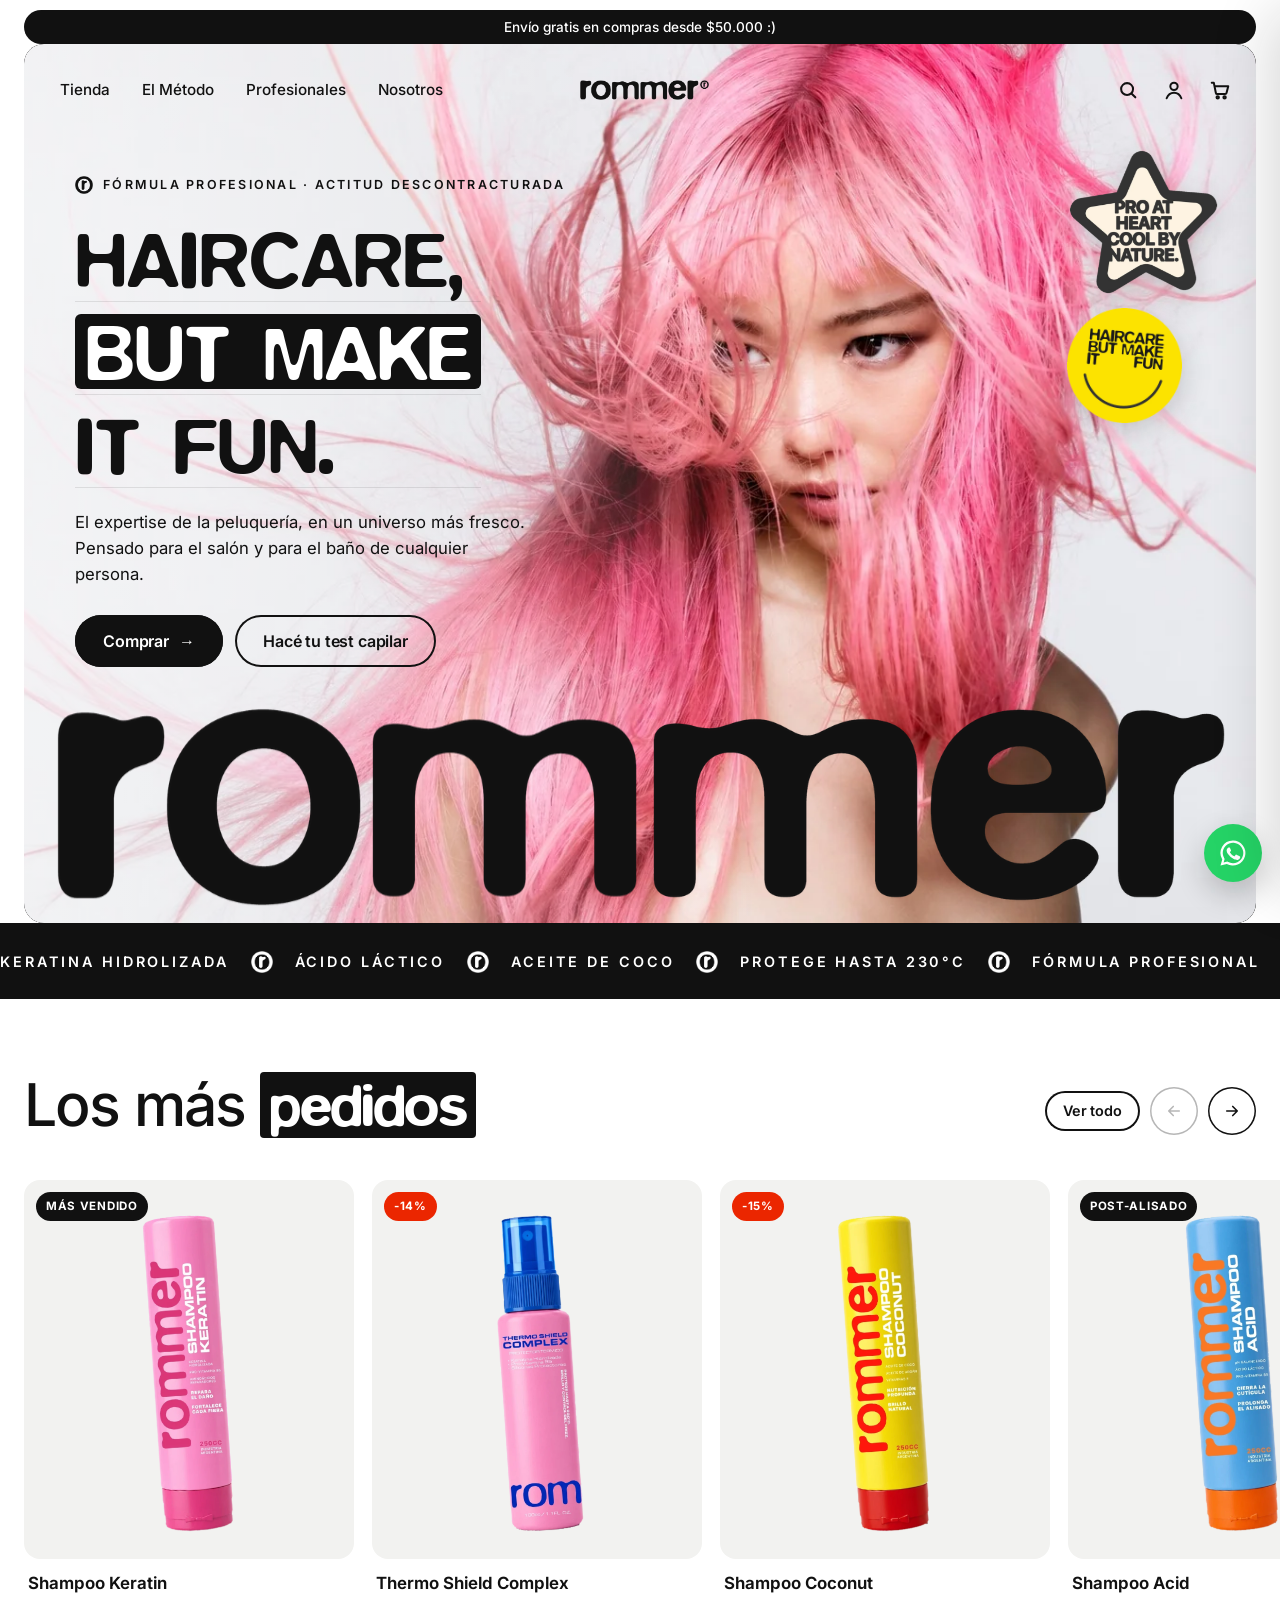
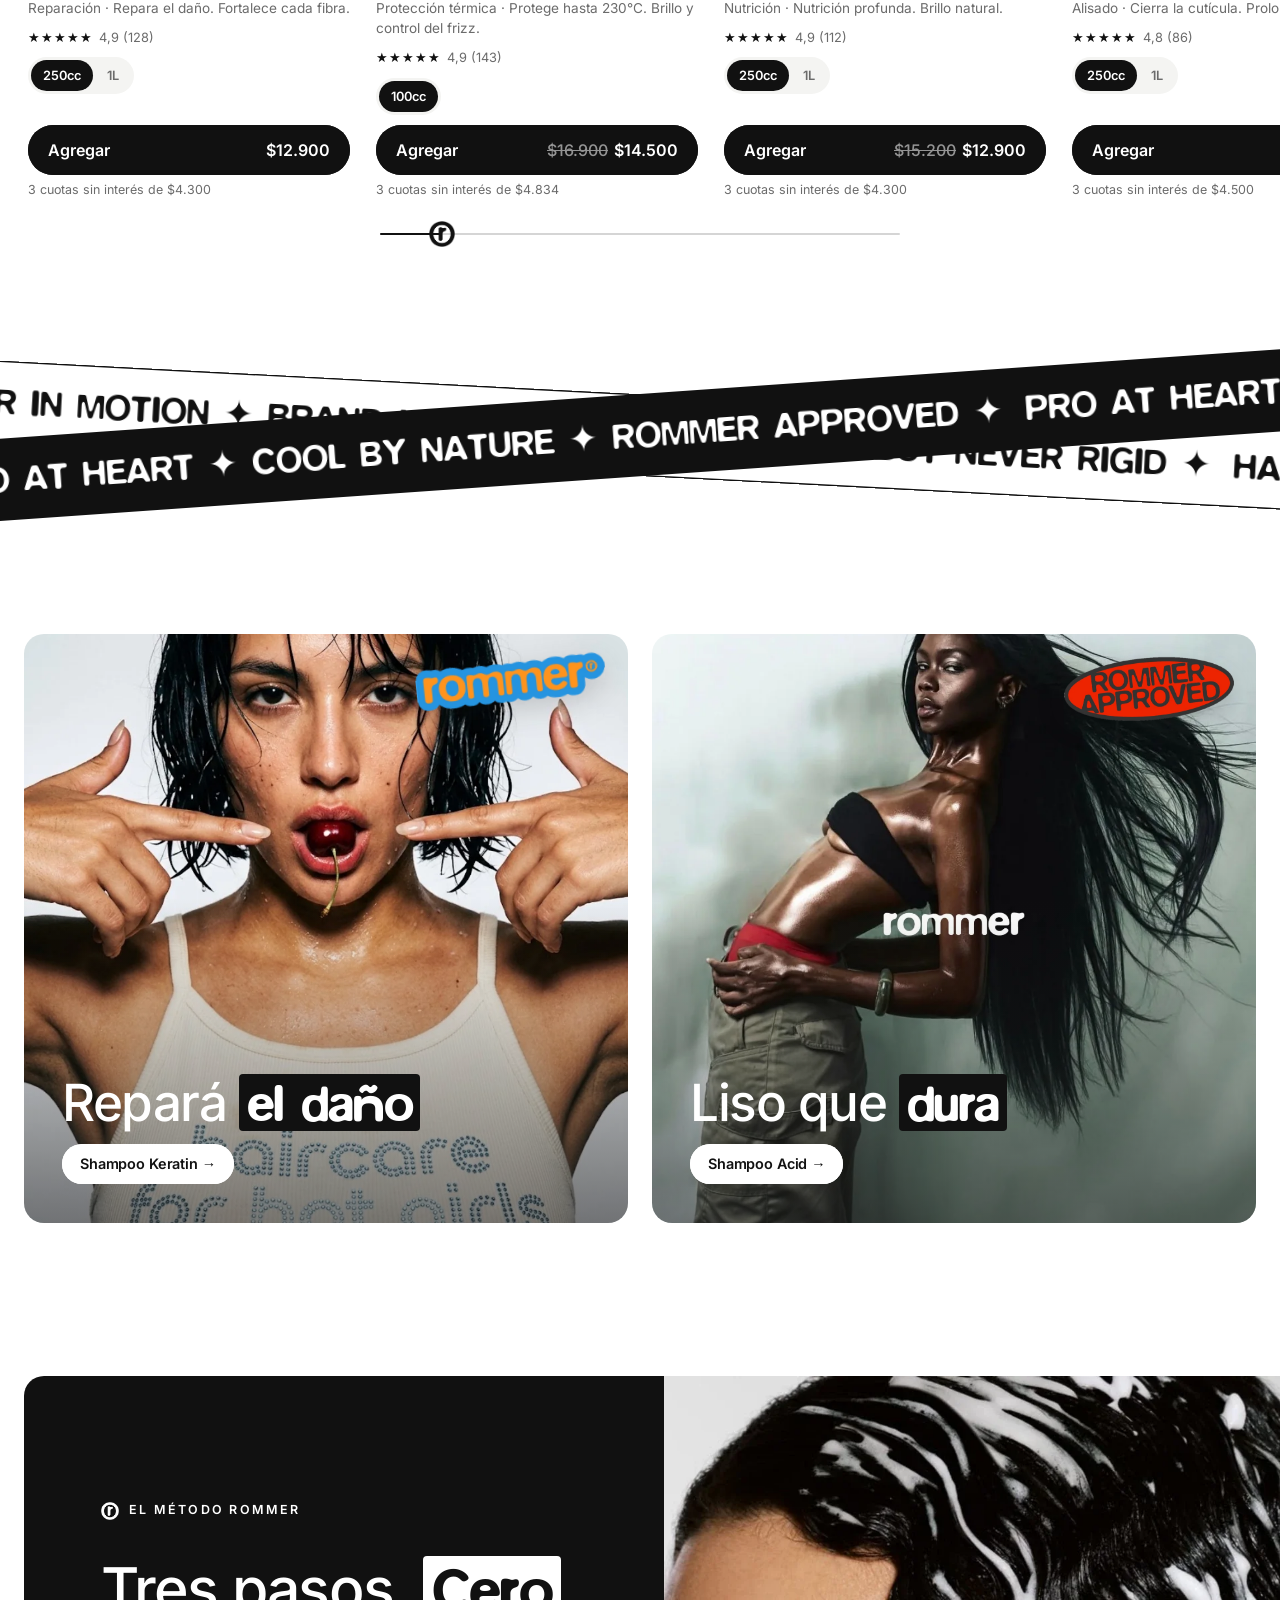
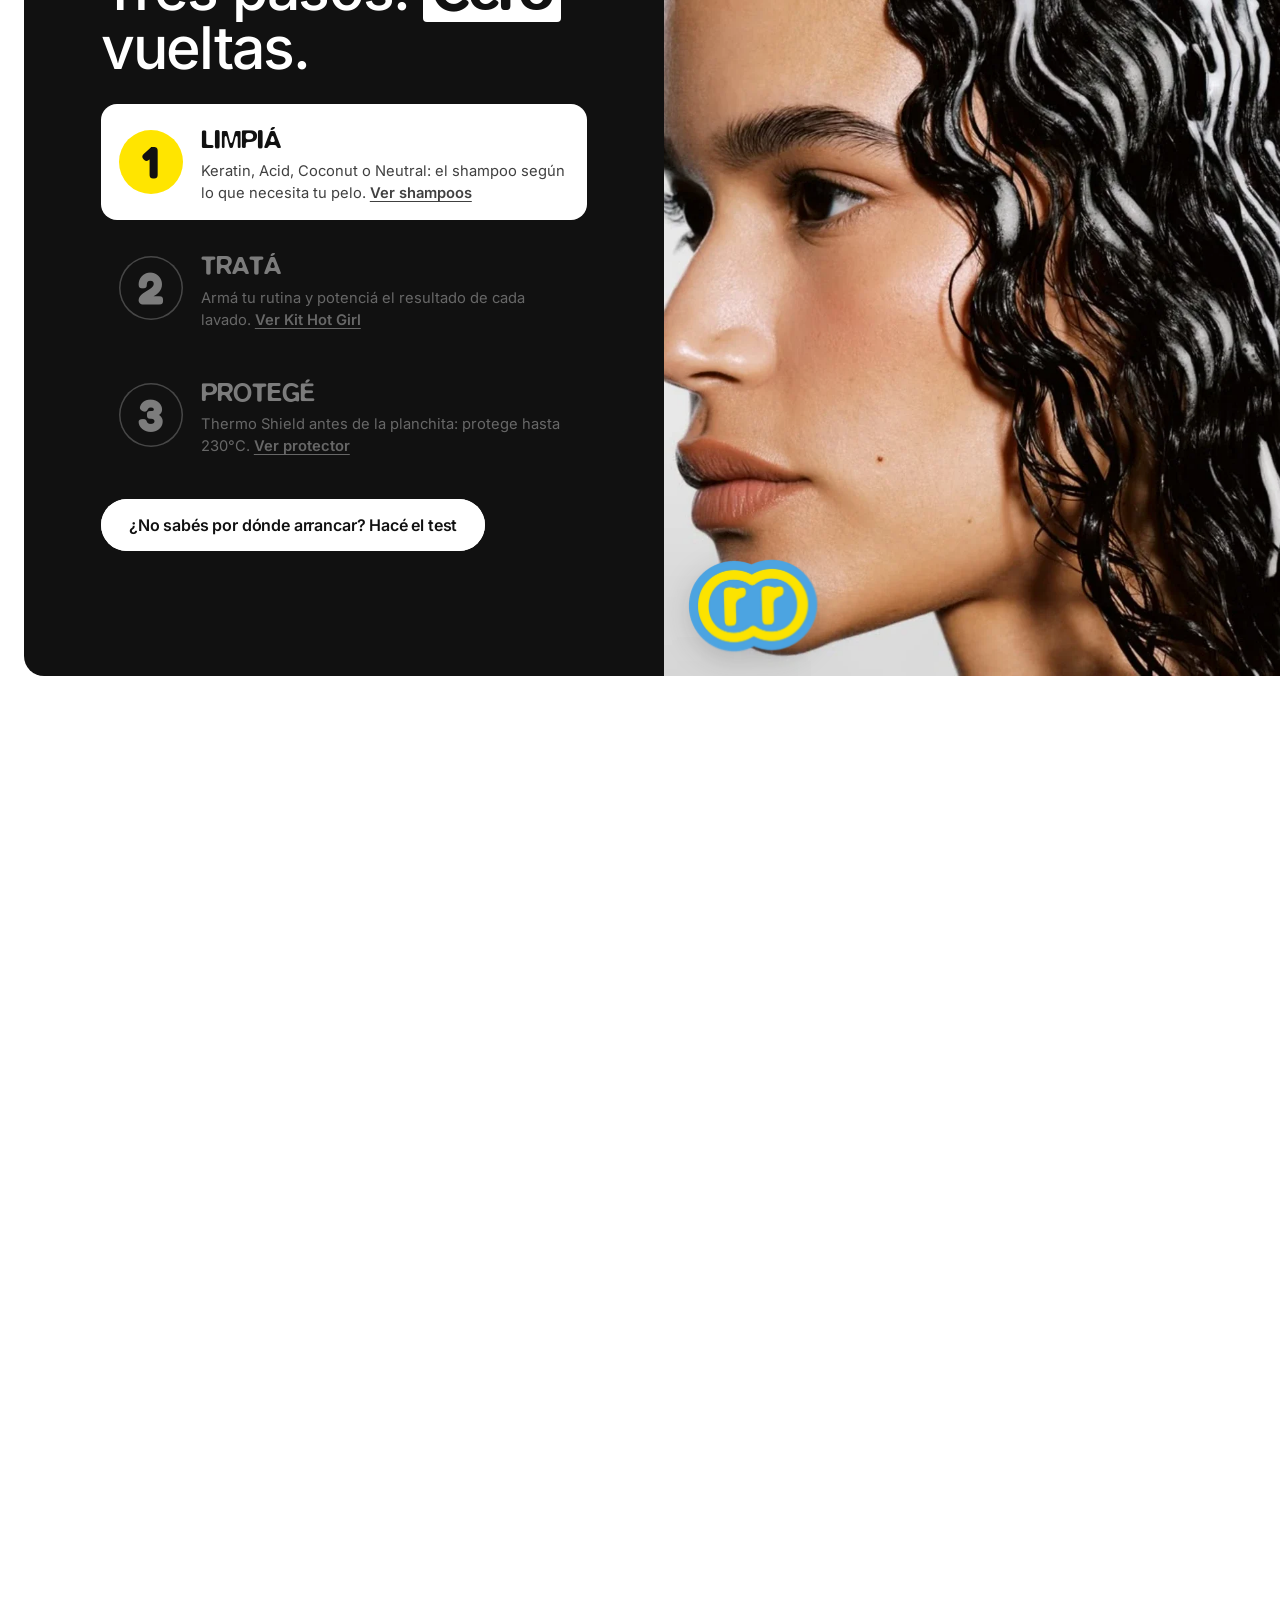
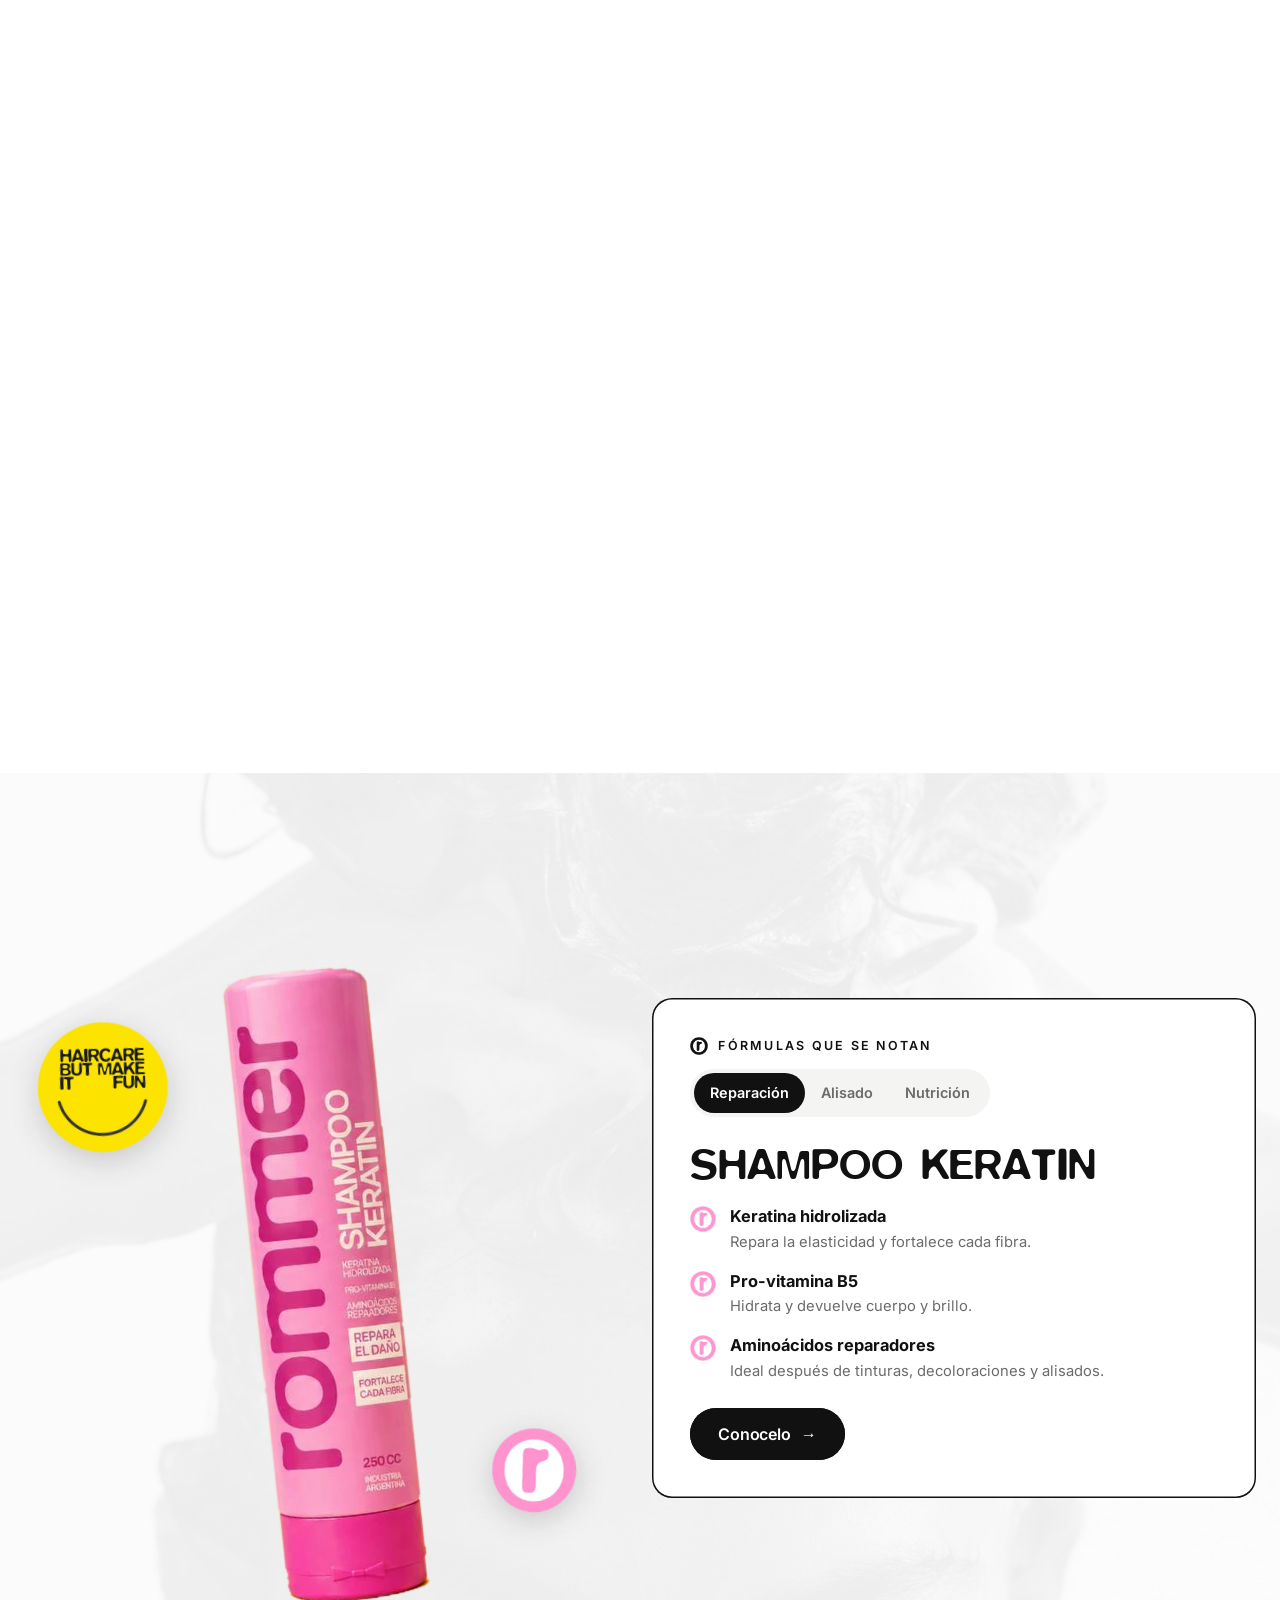
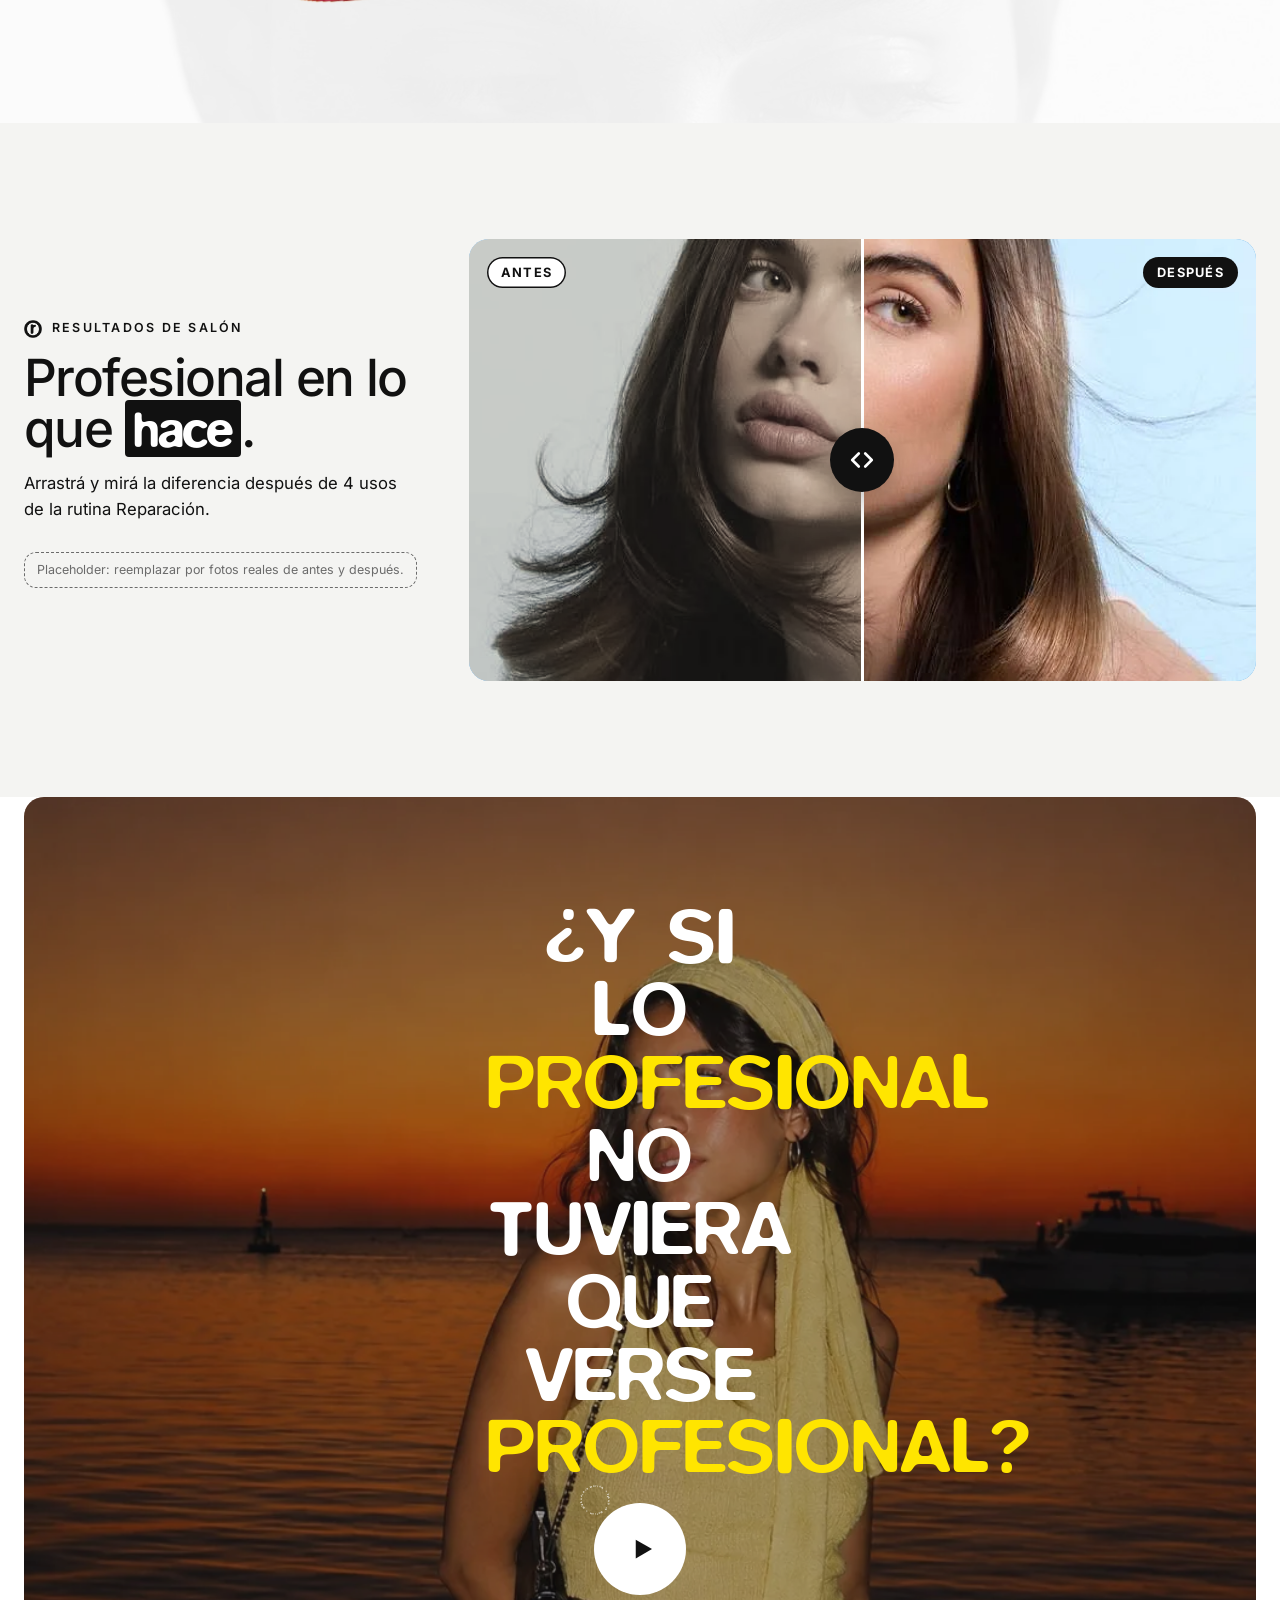
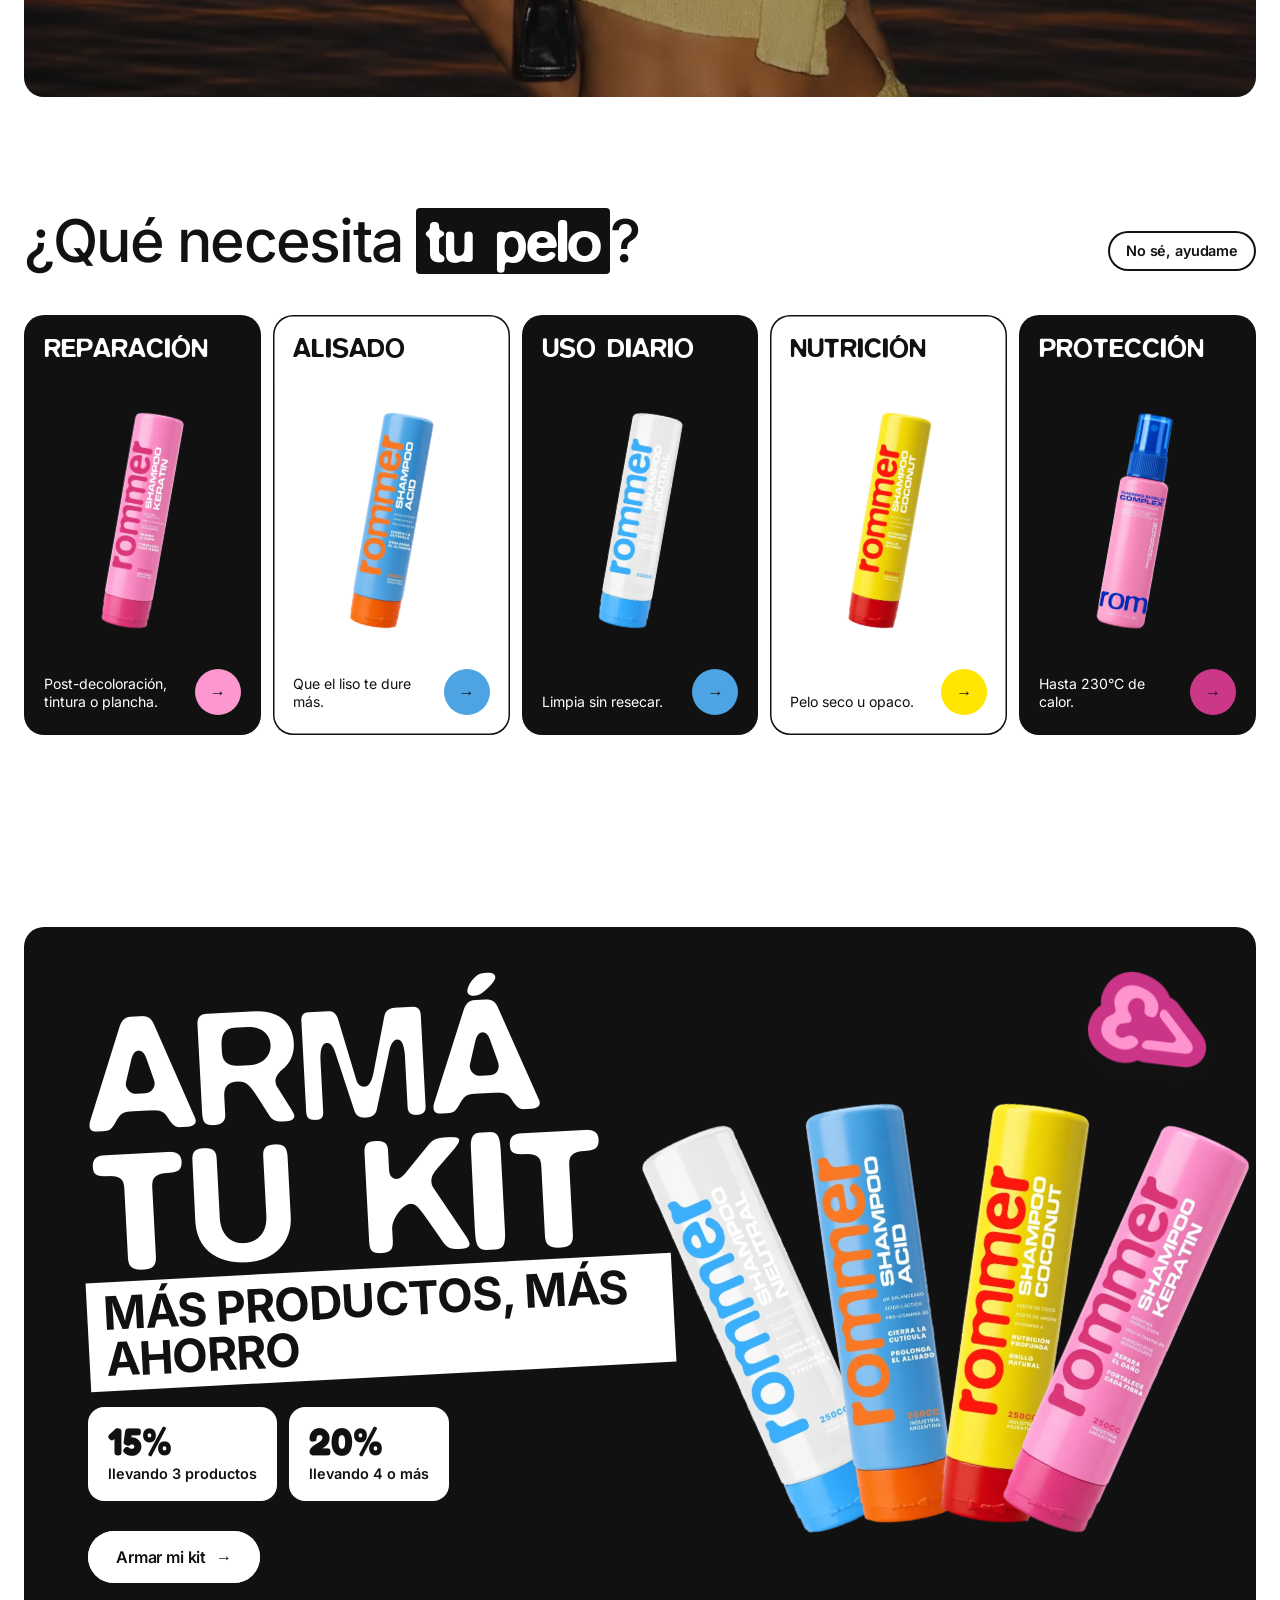
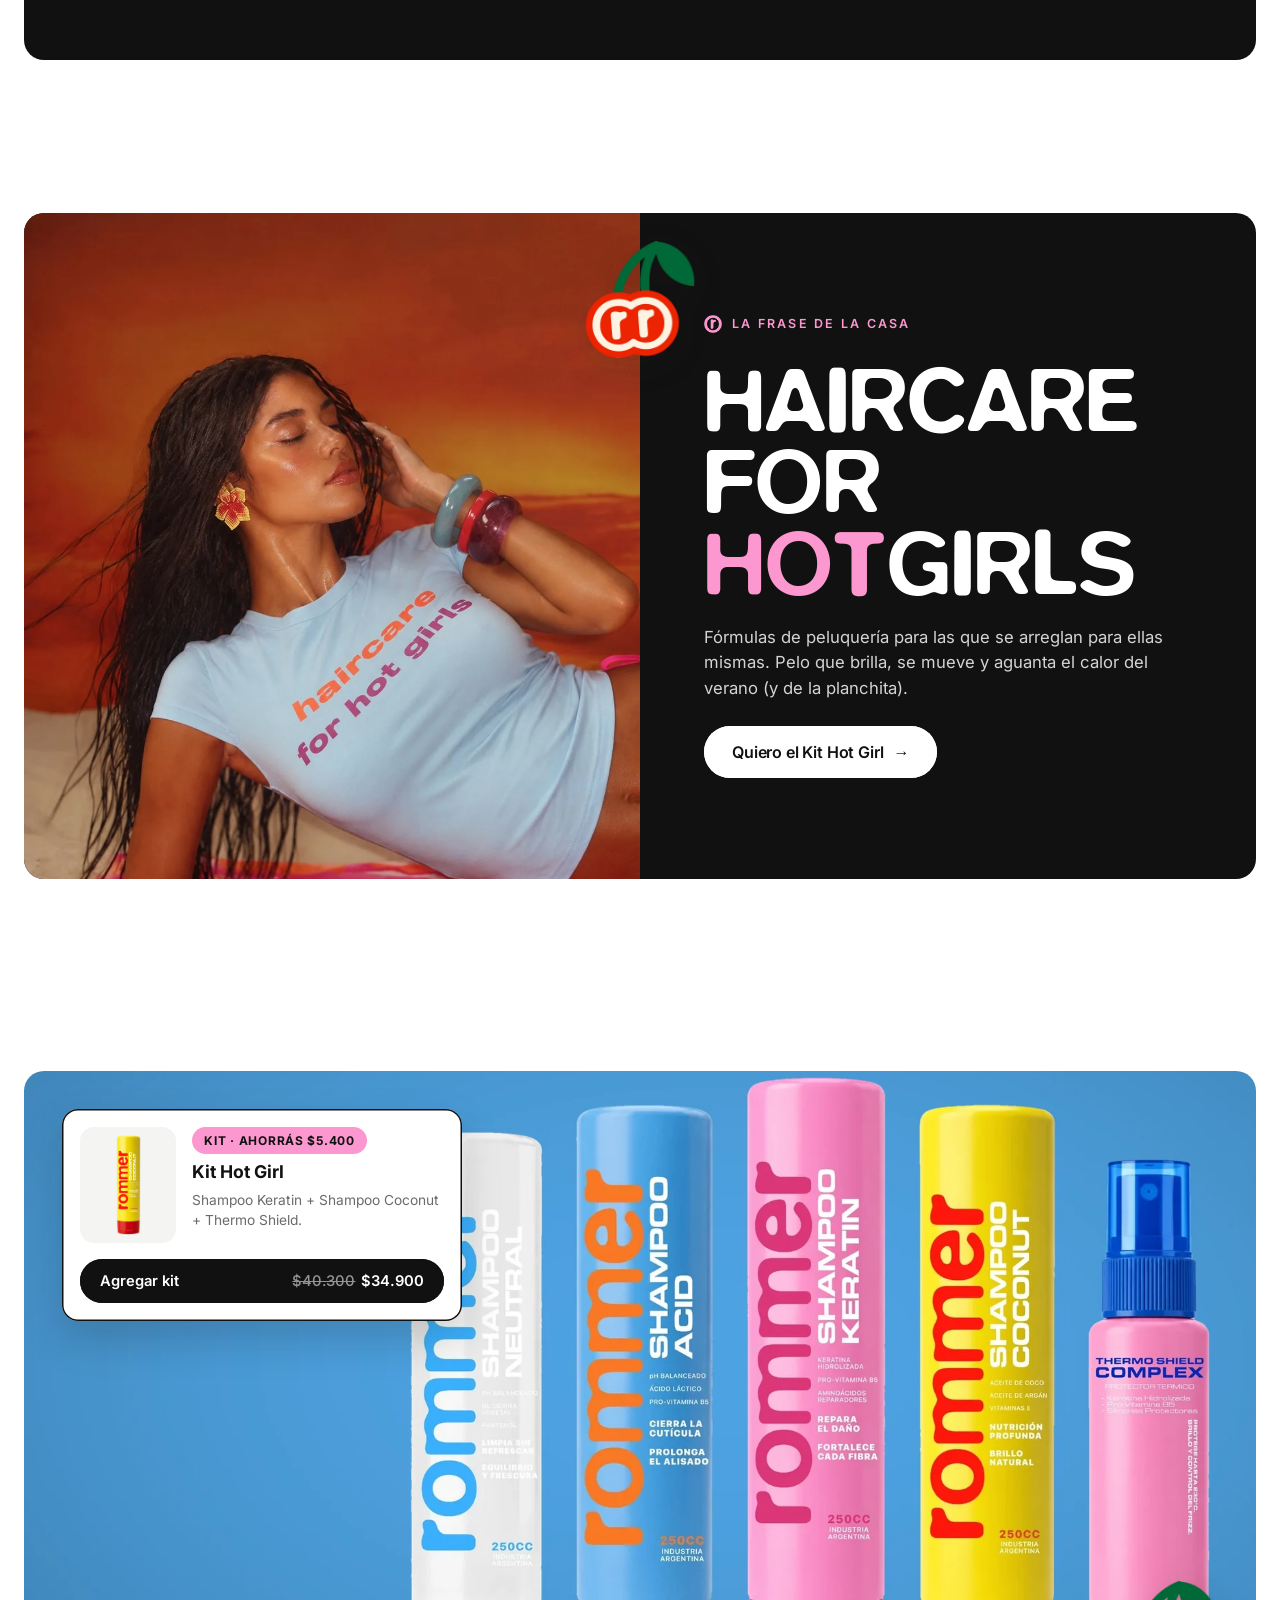
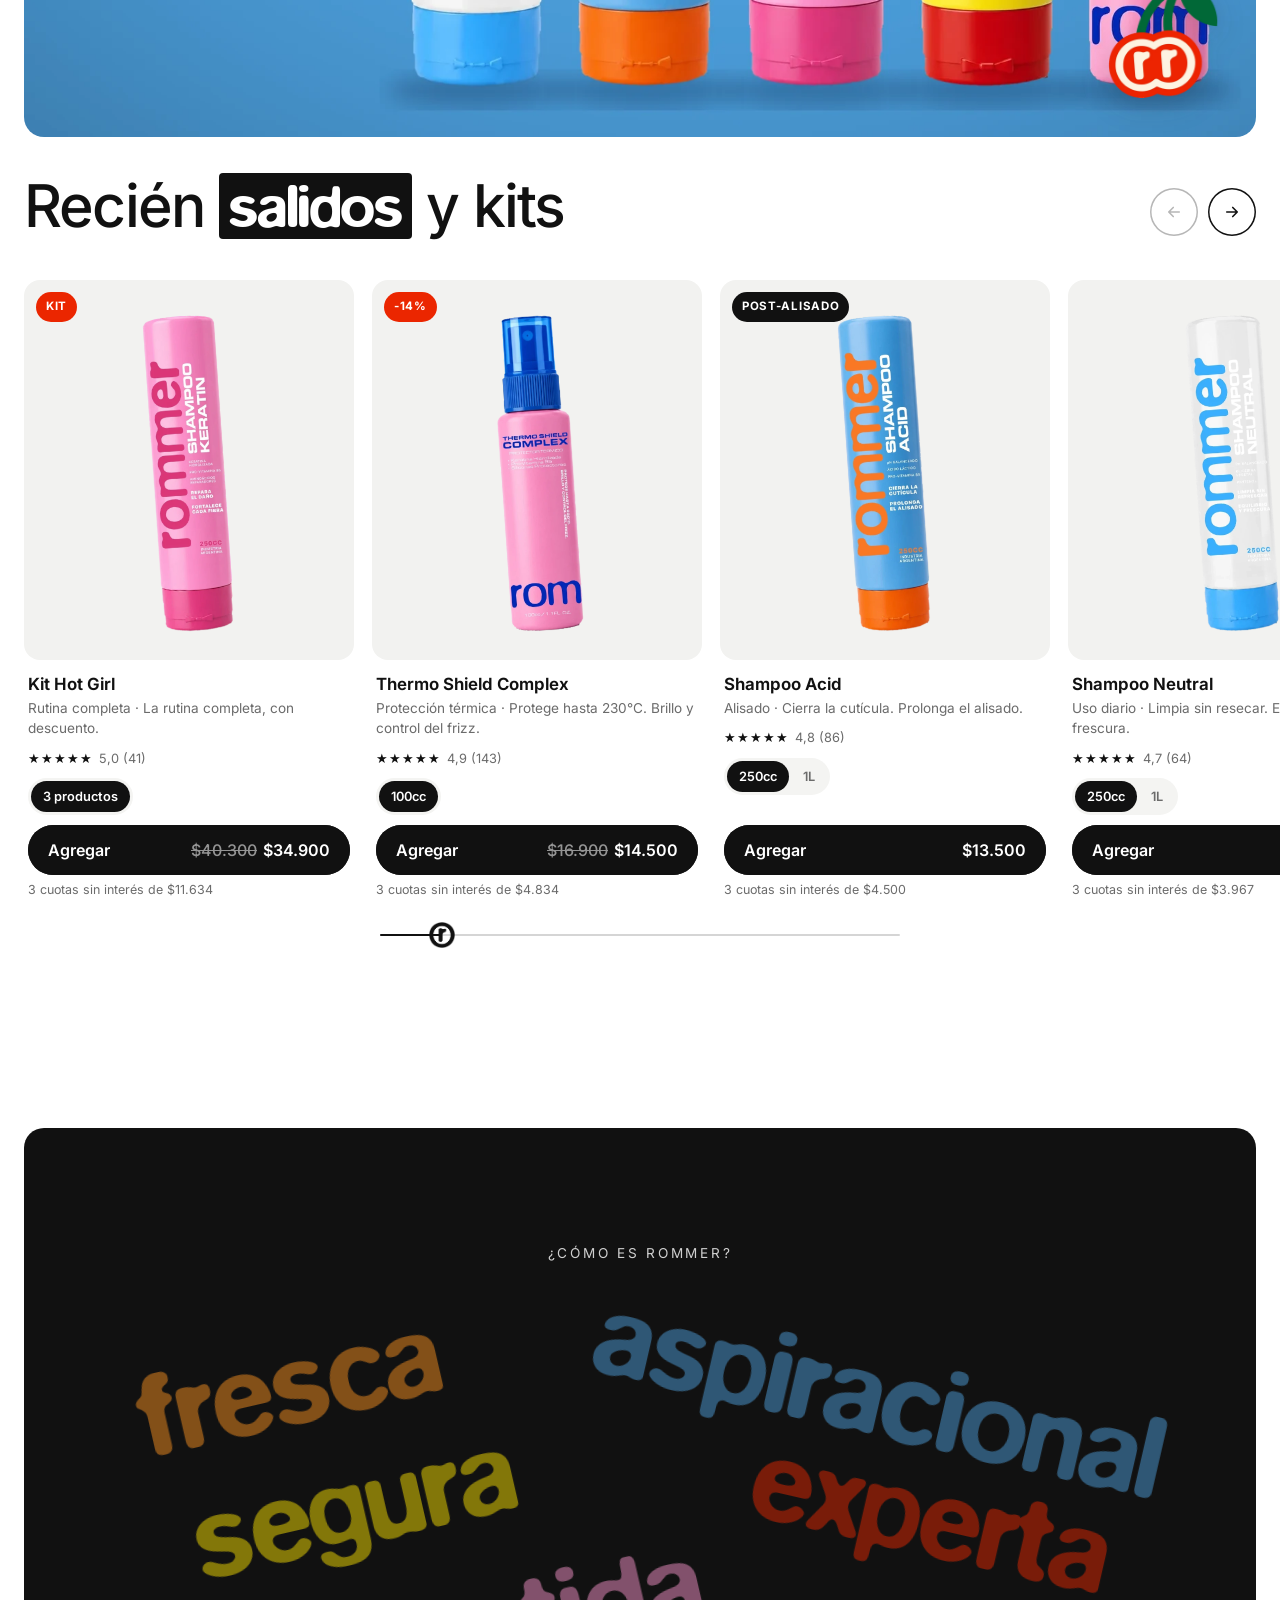
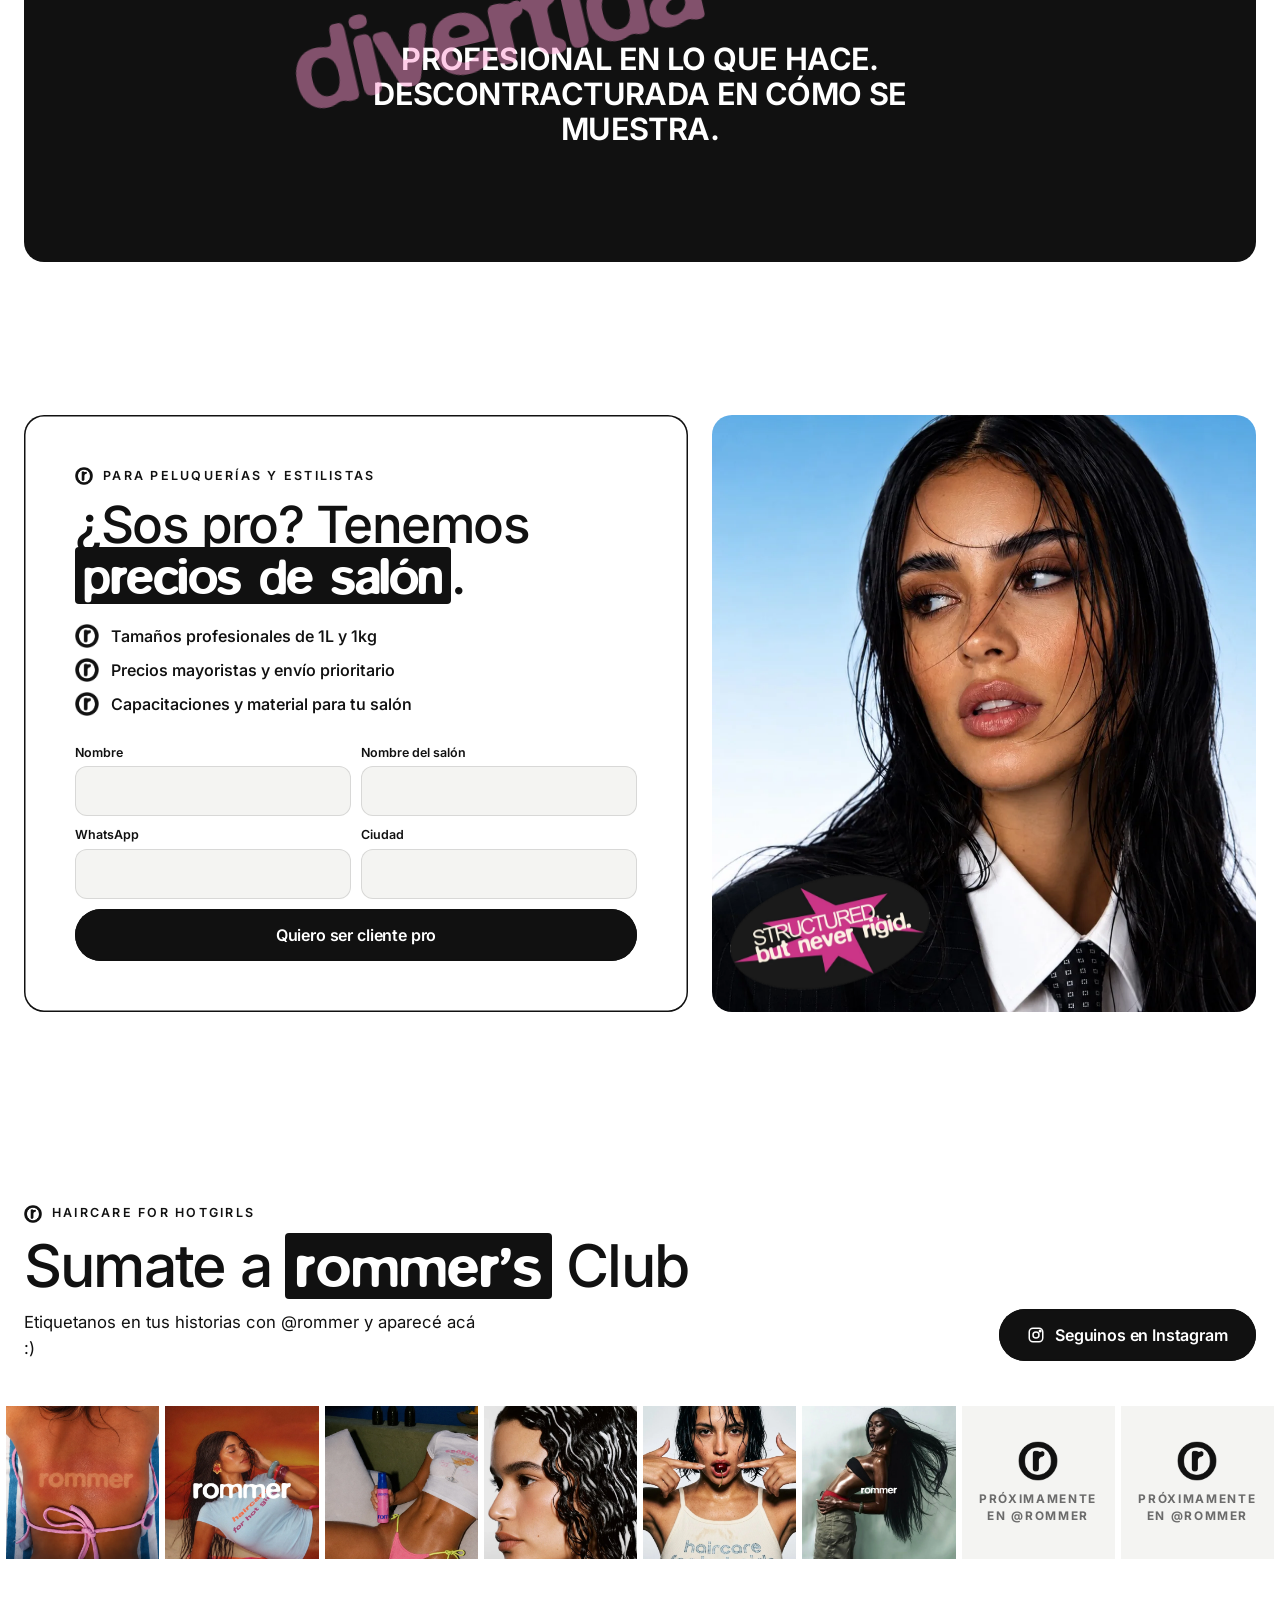
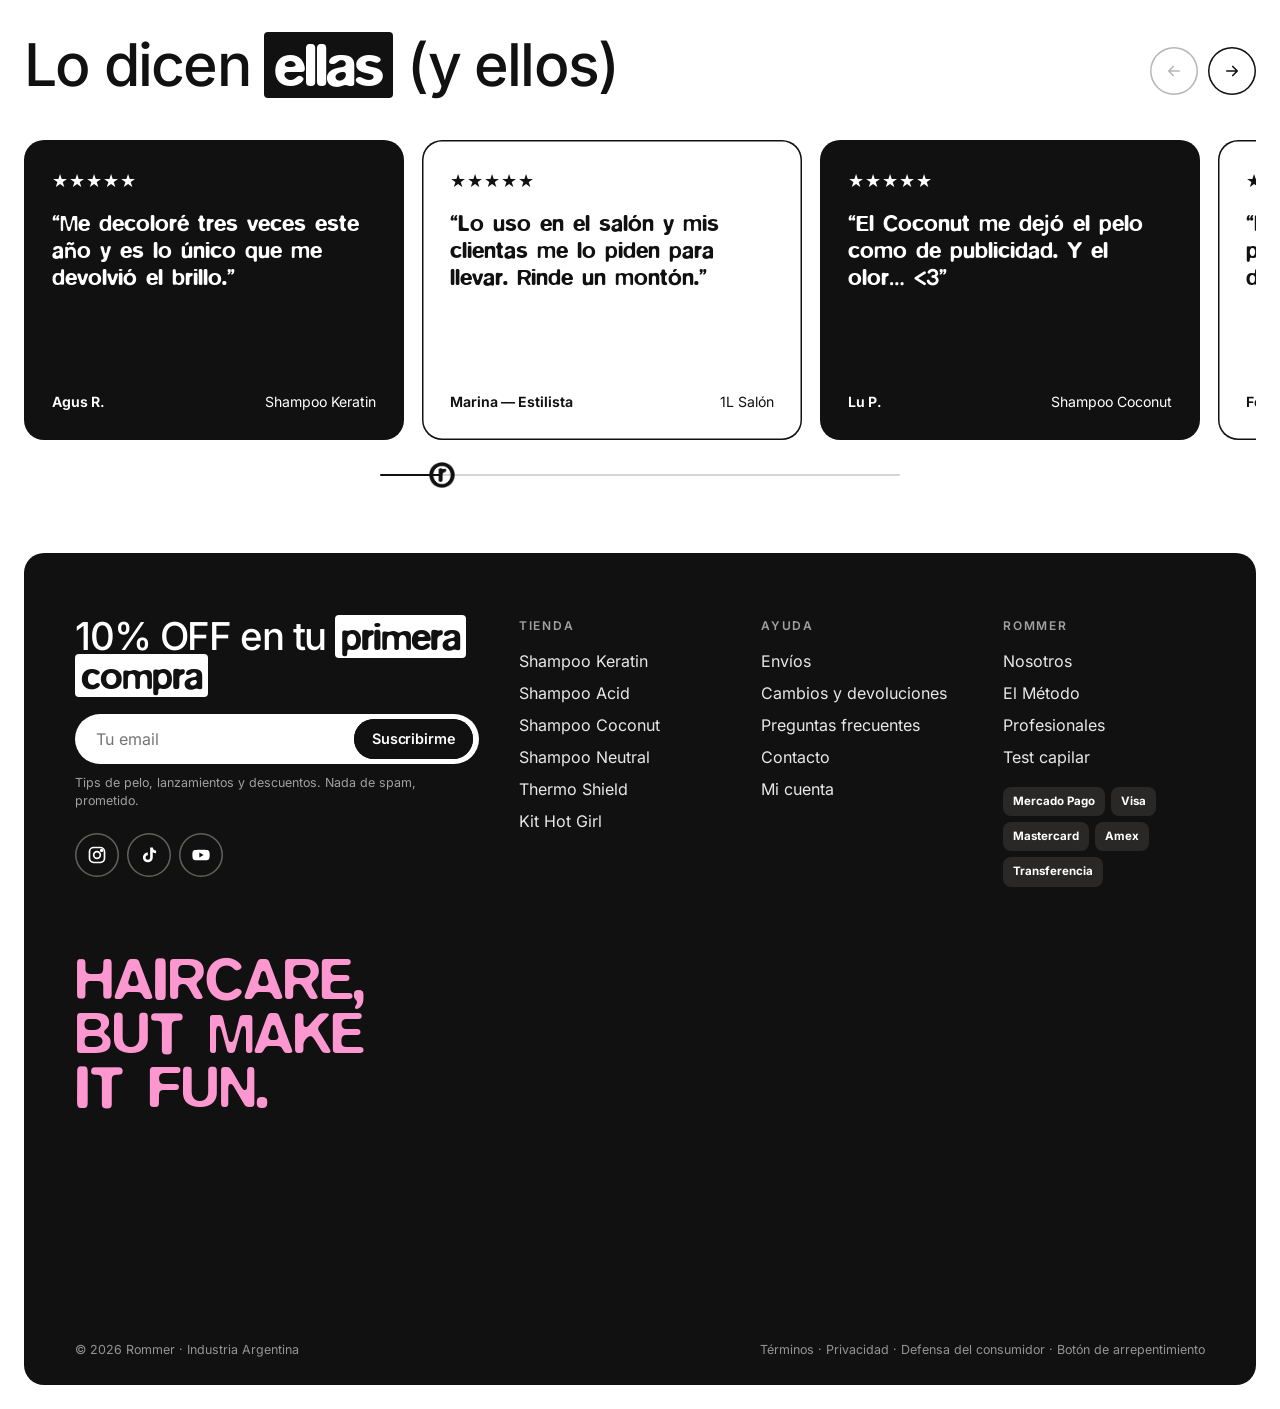
<file: index.html>
<!doctype html>
<html lang="es-AR">
<head>
<meta charset="utf-8">
<meta name="viewport" content="width=device-width, initial-scale=1">
<title>Rommer — Cuidado capilar, pero con onda</title>
<meta name="description" content="Rommer: fórmula profesional, actitud descontracturada. Shampoo, acondicionador, máscaras y tratamientos para usar en casa o en el salón.">
<link rel="preload" href="blur-medium.woff2" as="font" type="font/woff2" crossorigin>
<link rel="preload" href="fredoka-latin-standard-normal.woff2" as="font" type="font/woff2" crossorigin>
<link rel="preload" href="inter-latin-wght-normal.woff2" as="font" type="font/woff2" crossorigin>
<link rel="stylesheet" href="swiper-bundle.min.css">
<link rel="stylesheet" href="lenis.css">
<link rel="stylesheet" href="rommer.css?v=6">
</head>
<body data-page="home">

<!-- Preloader -->
<div class="preloader" aria-hidden="true"><span class="js-wordmark"></span><div class="preloader__bar"><i></i></div></div>

<!-- 1. Barra de anuncio -->
<div class="announce" role="region" aria-label="Novedades">
  <div class="announce__pill">
    <p class="announce__msg">Prototipo de diseño · productos y precios de ejemplo</p>
    <p class="announce__msg">Envío gratis en compras desde $50.000 :)</p>
    <p class="announce__msg">3 cuotas sin interés con todas las tarjetas</p>
    <p class="announce__msg">Armá tu kit: 3 productos 15% OFF · 4 productos 20% OFF</p>
  </div>
</div>

<!-- 2. Header -->
<header class="header">
  <div class="header__bar">
    <nav class="header__nav" aria-label="Principal">
      <button class="js-mega" aria-expanded="false" aria-controls="mega">Tienda</button>
      <a href="#metodo">El Método</a>
      <a href="#profesionales">Profesionales</a>
      <a href="#" class="js-soon" data-soon="La página Nosotros la armamos en la próxima etapa">Nosotros</a>
    </nav>
    <button class="icon-btn burger js-burger" aria-label="Abrir menú"><svg viewBox="0 0 24 24" fill="none" stroke="currentColor" stroke-width="2.2" stroke-linecap="round"><path d="M4 8h16M4 16h11"/></svg></button>
    <a class="header__logo" href="index.html" aria-label="Rommer, inicio"><span class="logo-img"></span></a>
    <div class="header__actions">
      <button class="icon-btn js-search" aria-label="Buscar"><svg viewBox="0 0 24 24" fill="none" stroke="currentColor" stroke-width="2.2" stroke-linecap="round"><circle cx="11" cy="11" r="6.5"/><path d="m20 20-4-4"/></svg></button>
      <a class="icon-btn header__search-desk js-soon" href="#" data-soon="Mi cuenta la conecta WooCommerce en WordPress" aria-label="Mi cuenta"><svg viewBox="0 0 24 24" fill="none" stroke="currentColor" stroke-width="2.2" stroke-linecap="round"><circle cx="12" cy="8" r="4"/><path d="M4 21c1.5-4 4.5-6 8-6s6.5 2 8 6"/></svg></a>
      <button class="icon-btn cart-btn js-open-cart" aria-label="Abrir changuito"><svg viewBox="0 0 24 24" fill="none" stroke="currentColor" stroke-width="2.2" stroke-linecap="round" stroke-linejoin="round"><path d="M3 4h2.2l2.3 11.2a1.5 1.5 0 0 0 1.5 1.2h8.6a1.5 1.5 0 0 0 1.5-1.1L21 8H6.2"/><circle cx="9.5" cy="20" r="1.3"/><circle cx="17" cy="20" r="1.3"/></svg><span class="cart-count">0</span></button>
    </div>
  </div>
  <!-- Mega-menú -->
  <div class="mega" id="mega">
    <div><h4>Por categoría</h4><ul>
      <li><a href="#mas-vendidos">Shampoos</a></li><li><a href="producto.html#thermo-shield">Protector térmico</a></li><li><a href="producto.html#kit-hot-girl">Kits <small>ahorrá hasta 20%</small></a></li></ul></div>
    <div><h4>Por necesidad</h4><ul>
      <li><a href="producto.html#shampoo-keratin">Reparación</a></li><li><a href="producto.html#shampoo-acid">Alisado</a></li><li><a href="producto.html#shampoo-coconut">Nutrición</a></li><li><a href="producto.html#shampoo-neutral">Uso diario</a></li><li><a href="producto.html#thermo-shield">Protección térmica</a></li></ul></div>
    <div><h4>El Método Rommer</h4><ul>
      <li><a href="#metodo">1. Limpiá</a></li><li><a href="#metodo">2. Tratá</a></li><li><a href="#metodo">3. Protegé</a></li><li><a href="#" class="js-quiz">Test capilar <small>2 min</small></a></li></ul></div>
    <a class="mega__feature" href="producto.html#kit-hot-girl"><img src="m-hotgirls.webp" alt="" loading="lazy" style="object-position:50% 30%"><span class="btn btn--cream btn--sm">Kit Hot Girl →</span></a>
  </div>
</header>

<!-- Menú mobile -->
<nav class="mmenu" aria-label="Menú mobile">
  <button class="icon-btn mmenu__close js-close" aria-label="Cerrar menú"><svg viewBox="0 0 24 24" fill="none" stroke="currentColor" stroke-width="2.2" stroke-linecap="round"><path d="M6 6l12 12M18 6 6 18"/></svg></button>
  <a class="big" href="#mas-vendidos">Tienda</a>
  <a class="big" href="#metodo">El Método</a>
  <a class="big" href="#necesidades">Necesidades</a>
  <a class="big" href="#profesionales">Profesionales</a>
  <a class="big js-quiz" href="#">Test capilar</a>
  <div class="mmenu__small"><a href="#">Mi cuenta</a><a href="#">Envíos</a><a href="#">Preguntas frecuentes</a><a href="#">Contacto</a></div>
</nav>

<!-- Buscador -->
<div class="search" role="dialog" aria-label="Buscar productos">
  <div class="search__box">
    <input class="search__input" type="search" placeholder="¿Qué necesita tu pelo?" aria-label="Buscar">
    <div class="search__results"></div>
  </div>
</div>

<main id="top">

  <!-- 3. Hero -->
  <section class="hero hero--full" aria-label="Rommer">
    <div class="hero__card">
      <div class="hero__copy">
        <p class="eyebrow"><span class="r-dot"></span>Fórmula profesional · Actitud descontracturada</p>
        <h1 class="display hero__title"><span class="line"><span>Haircare,</span></span><span class="line"><span class="pink">but make</span></span><span class="line"><span>it fun.</span></span></h1>
        <p class="lead">El expertise de la peluquería, en un universo más fresco. Pensado para el salón y para el baño de cualquier persona.</p>
        <div class="hero__ctas">
          <a class="btn btn--ink" href="#mas-vendidos">Comprar <span class="arrow">→</span></a>
          <a class="btn btn--line js-quiz" href="#">Hacé tu test capilar</a>
        </div>
      </div>
      <div class="hero__media">
        <img src="m-hero-rosa.webp" alt="Chica con el pelo rosa en movimiento" fetchpriority="high">
      </div>
      <span class="sticker hero__badge spin-slow" data-sticker="proheart" data-depth="1.2" style="animation-duration:22s"></span>
      <span class="sticker float hero__smiley" data-sticker="smiley" data-tone="color" data-depth=".6"></span>
      <div class="hero__word" aria-hidden="true"><span class="js-wordmark"></span></div>
    </div>
  </section>

  <!-- 4. Marquee de beneficios -->
  <div class="marquee benefits" aria-label="Beneficios" style="--dur:40s">
    <div class="marquee__track">
      <span class="marquee__item">Keratina hidrolizada <span class="r-dot"></span> Ácido láctico <span class="r-dot"></span> Aceite de coco <span class="r-dot"></span> Protege hasta 230°C <span class="r-dot"></span> Fórmula profesional <span class="r-dot"></span> Industria argentina <span class="r-dot"></span></span>
      <span class="marquee__item" aria-hidden="true">Keratina hidrolizada <span class="r-dot"></span> Ácido láctico <span class="r-dot"></span> Aceite de coco <span class="r-dot"></span> Protege hasta 230°C <span class="r-dot"></span> Fórmula profesional <span class="r-dot"></span> Industria argentina <span class="r-dot"></span></span>
    </div>
  </div>

  <!-- 5. Carrusel Más vendidos -->
  <section class="section section--tight" id="mas-vendidos" data-carousel-wrap>
    <div class="wrap">
      <div class="section-head reveal">
        <h2 class="mix">Los más <em>pedidos</em></h2>
        <div class="section-head__side">
          <a class="btn btn--line btn--sm" href="#">Ver todo</a>
          <button class="round-arrow js-prev" aria-label="Anterior"><svg viewBox="0 0 24 24" fill="none" stroke="currentColor" stroke-width="2.2" stroke-linecap="round" stroke-linejoin="round"><path d="M19 12H5M11 6l-6 6 6 6"/></svg></button>
          <button class="round-arrow js-next" aria-label="Siguiente"><svg viewBox="0 0 24 24" fill="none" stroke="currentColor" stroke-width="2.2" stroke-linecap="round" stroke-linejoin="round"><path d="M5 12h14M13 6l6 6-6 6"/></svg></button>
        </div>
      </div>
      <div class="swiper carousel js-carousel" data-products="shampoo-keratin,thermo-shield,shampoo-coconut,shampoo-acid,shampoo-neutral,kit-hot-girl">
        <div class="swiper-wrapper"></div>
      </div>
      <div class="r-progress" aria-hidden="true"><div class="r-progress__fill"></div><div class="r-progress__knob"><span class="r-dot"></span></div></div>
    </div>
  </section>

  <!-- Cintas cruzadas -->
  <div class="tapes" aria-hidden="true">
    <div class="tape tape--b marquee marquee--rev" style="--dur:34s"><div class="marquee__track">
      <span class="marquee__item">Hair in motion ✦ Brand in motion ✦ Structured but never rigid ✦</span><span class="marquee__item">Hair in motion ✦ Brand in motion ✦ Structured but never rigid ✦</span>
    </div></div>
    <div class="tape tape--a marquee" style="--dur:26s"><div class="marquee__track">
      <span class="marquee__item">Pro at heart ✦ Cool by nature ✦ Rommer approved ✦</span><span class="marquee__item">Pro at heart ✦ Cool by nature ✦ Rommer approved ✦</span>
    </div></div>
  </div>

  <!-- 6. Banners 50/50 -->
  <section class="section section--tight">
    <div class="wrap duo">
      <a class="duo__card reveal" href="producto.html#shampoo-keratin">
        <img src="m-cereza.webp" alt="Chica con pelo mojado y una cereza" loading="lazy" style="object-position:50% 20%">
        <div class="duo__body"><p class="mix">Repará <em>el daño</em></p><span class="btn btn--cream btn--sm">Shampoo Keratin →</span></div>
        <span class="sticker" data-sticker="motion" style="width:190px;top:26px;right:22px;transform:rotate(-6deg)"></span>
      </a>
      <a class="duo__card reveal" href="producto.html#shampoo-acid">
        <img src="m-pelo-largo.webp" alt="Chica con el pelo largo y lacio en movimiento" loading="lazy" style="object-position:50% 25%">
        <div class="duo__body"><p class="mix">Liso que <em>dura</em></p><span class="btn btn--cream btn--sm">Shampoo Acid →</span></div>
        <span class="sticker" data-sticker="approved" style="width:170px;top:22px;right:22px"></span>
      </a>
    </div>
  </section>

  <!-- 7. El Método Rommer -->
  <section class="section section--tight" id="metodo">
    <div class="method">
      <div class="method__inner">
        <div class="method__left">
          <p class="eyebrow"><span class="r-dot"></span>El Método Rommer</p>
          <h2 class="mix">Tres pasos. <em>Cero</em> vueltas.</h2>
          <div class="steps">
            <div class="step" style="--c:#FFE500"><span class="step__n">1</span><div><h3>Limpiá</h3><p>Keratin, Acid, Coconut o Neutral: el shampoo según lo que necesita tu pelo. <a href="#mas-vendidos">Ver shampoos</a></p></div></div>
            <div class="step" style="--c:#FD97CF"><span class="step__n">2</span><div><h3>Tratá</h3><p>Armá tu rutina y potenciá el resultado de cada lavado. <a href="producto.html#kit-hot-girl">Ver Kit Hot Girl</a></p></div></div>
            <div class="step" style="--c:#FF931E"><span class="step__n">3</span><div><h3>Protegé</h3><p>Thermo Shield antes de la planchita: protege hasta 230°C. <a href="producto.html#thermo-shield">Ver protector</a></p></div></div>
          </div>
          <div><a class="btn btn--yellow js-quiz" href="#">¿No sabés por dónde arrancar? Hacé el test</a></div>
        </div>
        <div class="method__right">
          <img class="method__img" src="m-rulos.webp" alt="Rulos con espuma de shampoo" loading="lazy">
          <img class="method__img" src="foam-hands.webp" alt="Manos con espuma de shampoo" loading="lazy">
          <img class="method__img" src="m-ibiza.webp" alt="Chica con el Thermo Shield Complex" loading="lazy" style="object-position:50% 45%">
          <span class="sticker method__tag float" data-sticker="rr" style="position:absolute;width:130px"></span>
        </div>
      </div>
    </div>
  </section>

  <!-- 8. Producto estrella con pestañas -->
  <section class="section star-prod" style="--tabc:#FD97CF">
    <div class="star-prod__bg" aria-hidden="true"><img src="foam-hands.webp" alt="" loading="lazy"></div>
    <div class="wrap star-prod__grid">
      <div class="star-prod__bottle" style="--tint:none" aria-hidden="true">
        <img class="is-active" src="bottle-0.webp" alt="" loading="lazy">
        <img src="bottle-1.webp" alt="" loading="lazy">
        <img src="bottle-2.webp" alt="" loading="lazy">
        <img src="bottle-3.webp" alt="" loading="lazy">
        <span class="sticker pop" data-sticker="smiley" style="width:130px;left:6%;top:10%"></span>
        <span class="sticker pop" data-sticker="star" style="width:84px;right:12%;bottom:16%"></span>
      </div>
      <div class="tabs-card reveal" data-tabs>
        <p class="eyebrow"><span class="r-dot"></span>Fórmulas que se notan</p>
        <div class="tabs" role="tablist" aria-label="Líneas">
          <button role="tab" id="t1" aria-controls="p1" aria-selected="true" data-c="pink" data-imgs="bottle-0.webp,bottle-1.webp,bottle-2.webp,bottle-3.webp">Reparación</button>
          <button role="tab" id="t2" aria-controls="p2" aria-selected="false" data-c="sky" data-imgs="p-acid.webp,p-acid.webp,p-acid.webp,p-acid.webp">Alisado</button>
          <button role="tab" id="t3" aria-controls="p3" aria-selected="false" data-c="red" data-imgs="p-coconut.webp,p-coconut.webp,p-coconut.webp,p-coconut.webp">Nutrición</button>
        </div>
        <div class="tab-panel" role="tabpanel" id="p1" aria-labelledby="t1">
          <h3 class="display h-md">Shampoo Keratin</h3>
          <ul class="actives">
            <li><span class="r-dot"></span><div><strong>Keratina hidrolizada</strong><span>Repara la elasticidad y fortalece cada fibra.</span></div></li>
            <li><span class="r-dot"></span><div><strong>Pro-vitamina B5</strong><span>Hidrata y devuelve cuerpo y brillo.</span></div></li>
            <li><span class="r-dot"></span><div><strong>Aminoácidos reparadores</strong><span>Ideal después de tinturas, decoloraciones y alisados.</span></div></li>
          </ul>
          <a class="btn btn--ink" href="producto.html#shampoo-keratin">Conocelo <span class="arrow">→</span></a>
        </div>
        <div class="tab-panel" role="tabpanel" id="p2" aria-labelledby="t2" hidden>
          <h3 class="display h-md">Shampoo Acid</h3>
          <ul class="actives">
            <li><span class="r-dot"></span><div><strong>pH balanceado</strong><span>Sella la cutícula después del alisado.</span></div></li>
            <li><span class="r-dot"></span><div><strong>Ácido láctico</strong><span>Prolonga el efecto liso y suma suavidad.</span></div></li>
            <li><span class="r-dot"></span><div><strong>Pro-vitamina B5</strong><span>Hidrata sin apelmazar.</span></div></li>
          </ul>
          <a class="btn btn--ink" href="producto.html#shampoo-acid">Conocelo <span class="arrow">→</span></a>
        </div>
        <div class="tab-panel" role="tabpanel" id="p3" aria-labelledby="t3" hidden>
          <h3 class="display h-md">Shampoo Coconut</h3>
          <ul class="actives">
            <li><span class="r-dot"></span><div><strong>Aceite de coco</strong><span>Nutrición profunda para pelo seco u opaco.</span></div></li>
            <li><span class="r-dot"></span><div><strong>Aceite de argán</strong><span>Brillo natural y puntas más suaves.</span></div></li>
            <li><span class="r-dot"></span><div><strong>Vitamina E</strong><span>Protege la fibra del día a día.</span></div></li>
          </ul>
          <a class="btn btn--ink" href="producto.html#shampoo-coconut">Conocelo <span class="arrow">→</span></a>
        </div>
      </div>
    </div>
  </section>

  <!-- 9. Antes / después -->
  <section class="section band-gray">
    <div class="wrap ba-grid">
      <div class="reveal">
        <p class="eyebrow"><span class="r-dot"></span>Resultados de salón</p>
        <h2 class="mix" style="font-size:clamp(2rem,4vw,3.6rem)">Profesional en lo que <em>hace</em>.</h2>
        <p class="lead">Arrastrá y mirá la diferencia después de 4 usos de la rutina Reparación.</p>
        <p class="placeholder-note">Placeholder: reemplazar por fotos reales de antes y después.</p>
      </div>
      <div class="ba reveal" tabindex="0" role="slider" aria-label="Comparar antes y después" aria-valuemin="0" aria-valuemax="100" aria-valuenow="50">
        <img src="campaign-blue.webp" alt="Después">
        <div class="ba__before" style="position:absolute;inset:0"><img src="campaign-blue.webp" alt="Antes"></div>
        <span class="ba__label ba__label--a">Antes</span><span class="ba__label ba__label--b">Después</span>
        <div class="ba__line"></div>
        <div class="ba__handle" aria-hidden="true"><svg width="26" height="26" viewBox="0 0 24 24" fill="none" stroke="#FFFFFF" stroke-width="2.4" stroke-linecap="round" stroke-linejoin="round"><path d="M9 6l-6 6 6 6M15 6l6 6-6 6"/></svg></div>
      </div>
    </div>
  </section>

  <!-- 10. Video full-bleed -->
  <section class="film" aria-label="Video de campaña">
    <div class="film__media"><img src="m-atardecer.webp" alt="" loading="lazy" style="object-position:50% 35%"></div>
    <div class="film__copy">
      <h2 class="display"><span class="w">¿Y</span> <span class="w">si</span> <span class="w">lo</span> <span class="w y">profesional</span> <span class="w">no</span> <span class="w">tuviera</span> <span class="w">que</span> <span class="w">verse</span> <span class="w y">profesional?</span></h2>
      <button class="play js-soon" data-soon="Acá va el video de campaña (placeholder)" aria-label="Ver video">
        <svg class="play__ring" viewBox="0 0 128 128" aria-hidden="true"><defs><path id="ring" d="M64 64m-56 0a56 56 0 1 1 112 0a56 56 0 1 1-112 0"/></defs><text><textPath href="#ring">Hair in motion ✦ Brand in motion ✦ Mirá el video ✦</textPath></text></svg>
        <svg viewBox="0 0 24 24" fill="currentColor"><path d="M7 4.5v15l13-7.5z"/></svg>
      </button>
    </div>
  </section>

  <!-- 11. Comprar por necesidad -->
  <section class="section needs-sec" id="necesidades">
    <div class="wrap">
      <div class="section-head reveal"><h2 class="mix">¿Qué necesita <em>tu pelo</em>?</h2><a class="btn btn--line btn--sm js-quiz" href="#">No sé, ayudame</a></div>
      <div class="needs">
        <a class="need" href="producto.html#shampoo-keratin" style="--c:#FD97CF"><h3>Repa&shy;ración</h3><img src="p-keratin.webp" alt="" loading="lazy"><p>Post-decoloración, tintura o plancha.</p><span class="go">→</span></a>
        <a class="need" href="producto.html#shampoo-acid" style="--c:#4EA3E2"><h3>Alisado</h3><img src="p-acid.webp" alt="" loading="lazy"><p>Que el liso te dure más.</p><span class="go">→</span></a>
        <a class="need" href="producto.html#shampoo-neutral" style="--c:#4EA3E2"><h3>Uso diario</h3><img src="p-neutral.webp" alt="" loading="lazy"><p>Limpia sin resecar.</p><span class="go">→</span></a>
        <a class="need" href="producto.html#shampoo-coconut" style="--c:#FFE500"><h3>Nutri&shy;ción</h3><img src="p-coconut.webp" alt="" loading="lazy"><p>Pelo seco u opaco.</p><span class="go">→</span></a>
        <a class="need" href="producto.html#thermo-shield" style="--c:#CC3888"><h3>Protec&shy;ción</h3><img src="p-thermo.webp" alt="" loading="lazy"><p>Hasta 230°C de calor.</p><span class="go">→</span></a>
      </div>
    </div>
  </section>

  <!-- 12. Banner Armá tu kit -->
  <section class="section section--tight">
    <div class="kit">
      <div class="kit__grid">
        <div>
          <p class="kit__word">Armá<br>tu kit</p>
          <span class="kit__band">Más productos, más ahorro</span>
          <div class="kit__tiers">
            <div class="tier"><b>15%</b><span>llevando 3 productos</span></div>
            <div class="tier"><b>20%</b><span>llevando 4 o más</span></div>
          </div>
          <a class="btn btn--yellow js-soon" href="#" data-soon="La página “Armá tu kit” la construimos en la próxima etapa. El descuento ya funciona en el changuito :)">Armar mi kit <span class="arrow">→</span></a>
        </div>
        <div class="kit__fan" aria-hidden="true">
          <img src="p-neutral.webp" alt="">
          <img src="p-acid.webp" alt="">
          <img src="p-coconut.webp" alt="">
          <img src="p-keratin.webp" alt="">
        </div>
      </div>
      <span class="sticker spin-slow kit__burst" data-sticker="burst" data-tone="color"></span>
    </div>
  </section>


  <!-- Frase de marca: Haircare for hotgirls -->
  <section class="section section--tight">
    <div class="hotgirls">
      <div class="hotgirls__media"><img src="m-hotgirls.webp" alt="Chica con remera que dice haircare for hot girls" loading="lazy"></div>
      <div class="hotgirls__copy">
        <p class="eyebrow"><span class="r-dot"></span>La frase de la casa</p>
        <p class="hotgirls__word display">Haircare<br>for <span>hot</span>girls</p>
        <p class="lead">Fórmulas de peluquería para las que se arreglan para ellas mismas. Pelo que brilla, se mueve y aguanta el calor del verano (y de la planchita).</p>
        <a class="btn btn--cream" href="producto.html#kit-hot-girl">Quiero el Kit Hot Girl <span class="arrow">→</span></a>
      </div>
      <span class="sticker hotgirls__sticker" data-sticker="cherry" data-tone="color"></span>
    </div>
  </section>

  <!-- 13. Segundo carrusel: novedades y kits -->
  <section class="section" id="novedades" data-carousel-wrap>
    <div class="wrap">
      <div class="spot reveal">
        <img src="spot-lineup.webp" alt="Los cinco productos Rommer sobre fondo celeste" loading="lazy">
        <div class="spot__card"></div>
        <span class="sticker spot__tag float" data-sticker="cherry" style="position:absolute;width:110px"></span>
      </div>
      <div class="section-head reveal">
        <h2 class="mix">Recién <em>salidos</em> y kits</h2>
        <div class="section-head__side"><button class="round-arrow js-prev" aria-label="Anterior"><svg viewBox="0 0 24 24" fill="none" stroke="currentColor" stroke-width="2.2" stroke-linecap="round" stroke-linejoin="round"><path d="M19 12H5M11 6l-6 6 6 6"/></svg></button><button class="round-arrow js-next" aria-label="Siguiente"><svg viewBox="0 0 24 24" fill="none" stroke="currentColor" stroke-width="2.2" stroke-linecap="round" stroke-linejoin="round"><path d="M5 12h14M13 6l6 6-6 6"/></svg></button></div>
      </div>
      <div class="swiper carousel js-carousel" data-products="kit-hot-girl,thermo-shield,shampoo-acid,shampoo-neutral,shampoo-coconut,shampoo-keratin">
        <div class="swiper-wrapper"></div>
      </div>
      <div class="r-progress" aria-hidden="true"><div class="r-progress__fill"></div><div class="r-progress__knob"><span class="r-dot"></span></div></div>
    </div>
  </section>

  <!-- 14. Manifiesto -->
  <section class="section section--tight">
    <div class="manifesto">
      <p class="manifesto__q">¿Cómo es Rommer?</p>
      <div class="cloud" aria-label="Fresca, aspiracional, segura, experta, divertida">
        <span style="color:#FF931E">fresca</span>
        <span style="color:#4EA3E2">aspiracional</span>
        <span style="color:#FFE500">segura</span>
        <span style="color:#EB2600">experta</span>
        <span style="color:#FD97CF">divertida</span>
      </div>
      <p class="manifesto__line">Profesional en lo que hace.<br>Descontracturada en cómo se muestra.</p>
    </div>
  </section>

  <!-- 15. Profesionales -->
  <section class="section section--tight" id="profesionales">
    <div class="wrap pro">
      <div class="pro__panel reveal">
        <p class="eyebrow"><span class="r-dot"></span>Para peluquerías y estilistas</p>
        <h2 class="mix">¿Sos pro? Tenemos <em>precios de salón</em>.</h2>
        <ul class="pro__list">
          <li><span class="r-dot"></span>Tamaños profesionales de 1L y 1kg</li>
          <li><span class="r-dot"></span>Precios mayoristas y envío prioritario</li>
          <li><span class="r-dot"></span>Capacitaciones y material para tu salón</li>
        </ul>
        <form class="form" data-demo="¡Gracias! Te escribimos por WhatsApp en menos de 24 h :)">
          <div class="field"><label for="f1">Nombre</label><input id="f1" required autocomplete="name"></div>
          <div class="field"><label for="f2">Nombre del salón</label><input id="f2" required></div>
          <div class="field"><label for="f3">WhatsApp</label><input id="f3" type="tel" required autocomplete="tel"></div>
          <div class="field"><label for="f4">Ciudad</label><input id="f4" required></div>
          <div class="field field--full"><button class="btn btn--ink btn--block" type="submit">Quiero ser cliente pro</button></div>
        </form>
      </div>
      <div class="pro__media reveal">
        <img src="m-traje.webp" alt="Chica con pelo mojado, camisa y corbata" loading="lazy" style="object-position:50% 25%">
        <span class="sticker float" data-sticker="structured" style="width:200px;left:18px;bottom:22px"></span>
      </div>
    </div>
  </section>

  <!-- 16. Instagram
       En WordPress, esta grilla se reemplaza por un feed automático (por ejemplo Smash Balloon Instagram Feed). -->
  <section class="section ig" id="instagram">
    <div class="wrap">
      <div class="section-head reveal">
        <div><p class="eyebrow"><span class="r-dot"></span>Haircare for hotgirls</p><h2 class="mix">Sumate a <em class="brand-word">rommer’s</em> Club</h2><p class="lead" style="margin-top:14px">Etiquetanos en tus historias con @rommer y aparecé acá :)</p></div>
        <div class="section-head__side"><a class="btn btn--ink" href="https://www.instagram.com/" target="_blank" rel="noopener"><svg width="18" height="18" viewBox="0 0 24 24" fill="none" stroke="currentColor" stroke-width="2"><rect x="3" y="3" width="18" height="18" rx="5"/><circle cx="12" cy="12" r="4"/><circle cx="17.5" cy="6.5" r="1" fill="currentColor"/></svg> Seguinos en Instagram</a></div>
      </div>
    </div>
    <div class="ig__row">
        <!-- Foto 1: para cambiarla, reemplazá el archivo de src y el link de href por el del posteo -->
        <a class="ig__tile" href="https://www.instagram.com/" target="_blank" rel="noopener"><img src="m-espalda.webp" alt="Espalda bronceada con el logo de Rommer" loading="lazy" style="object-position:center"><span class="ig__hover"><svg viewBox="0 0 24 24" fill="none" stroke="currentColor" stroke-width="2"><rect x="3" y="3" width="18" height="18" rx="5"/><circle cx="12" cy="12" r="4"/><circle cx="17.5" cy="6.5" r="1" fill="currentColor"/></svg></span></a>
        <!-- Foto 2: para cambiarla, reemplazá el archivo de src y el link de href por el del posteo -->
        <a class="ig__tile" href="https://www.instagram.com/" target="_blank" rel="noopener"><img src="m-hotgirls-logo.webp" alt="Chica con remera haircare for hot girls" loading="lazy" style="object-position:50% 30%"><span class="ig__hover"><svg viewBox="0 0 24 24" fill="none" stroke="currentColor" stroke-width="2"><rect x="3" y="3" width="18" height="18" rx="5"/><circle cx="12" cy="12" r="4"/><circle cx="17.5" cy="6.5" r="1" fill="currentColor"/></svg></span></a>
        <!-- Foto 3: para cambiarla, reemplazá el archivo de src y el link de href por el del posteo -->
        <a class="ig__tile" href="https://www.instagram.com/" target="_blank" rel="noopener"><img src="m-ibiza.webp" alt="Thermo Shield Complex en Ibiza" loading="lazy" style="object-position:50% 55%"><span class="ig__hover"><svg viewBox="0 0 24 24" fill="none" stroke="currentColor" stroke-width="2"><rect x="3" y="3" width="18" height="18" rx="5"/><circle cx="12" cy="12" r="4"/><circle cx="17.5" cy="6.5" r="1" fill="currentColor"/></svg></span></a>
        <!-- Foto 4: para cambiarla, reemplazá el archivo de src y el link de href por el del posteo -->
        <a class="ig__tile" href="https://www.instagram.com/" target="_blank" rel="noopener"><img src="m-rulos.webp" alt="Rulos con espuma de shampoo" loading="lazy" style="object-position:60% 40%"><span class="ig__hover"><svg viewBox="0 0 24 24" fill="none" stroke="currentColor" stroke-width="2"><rect x="3" y="3" width="18" height="18" rx="5"/><circle cx="12" cy="12" r="4"/><circle cx="17.5" cy="6.5" r="1" fill="currentColor"/></svg></span></a>
        <!-- Foto 5: para cambiarla, reemplazá el archivo de src y el link de href por el del posteo -->
        <a class="ig__tile" href="https://www.instagram.com/" target="_blank" rel="noopener"><img src="m-cereza.webp" alt="Chica con una cereza" loading="lazy" style="object-position:50% 30%"><span class="ig__hover"><svg viewBox="0 0 24 24" fill="none" stroke="currentColor" stroke-width="2"><rect x="3" y="3" width="18" height="18" rx="5"/><circle cx="12" cy="12" r="4"/><circle cx="17.5" cy="6.5" r="1" fill="currentColor"/></svg></span></a>
        <!-- Foto 6: para cambiarla, reemplazá el archivo de src y el link de href por el del posteo -->
        <a class="ig__tile" href="https://www.instagram.com/" target="_blank" rel="noopener"><img src="m-pelo-largo.webp" alt="Chica con el pelo largo en movimiento" loading="lazy" style="object-position:50% 30%"><span class="ig__hover"><svg viewBox="0 0 24 24" fill="none" stroke="currentColor" stroke-width="2"><rect x="3" y="3" width="18" height="18" rx="5"/><circle cx="12" cy="12" r="4"/><circle cx="17.5" cy="6.5" r="1" fill="currentColor"/></svg></span></a>
        <!-- Espacio libre 1: cuando suban un posteo nuevo, reemplazá este bloque por uno igual a los de arriba -->
        <div class="ig__tile ig__tile--soon"><span class="r-dot"></span><p>Próximamente<br>en @rommer</p></div>
        <!-- Espacio libre 2: cuando suban un posteo nuevo, reemplazá este bloque por uno igual a los de arriba -->
        <div class="ig__tile ig__tile--soon"><span class="r-dot"></span><p>Próximamente<br>en @rommer</p></div>
    </div>
  </section>

  <!-- 17. Reseñas -->
  <section class="section section--tight" data-carousel-wrap>
    <div class="wrap">
      <div class="section-head reveal"><h2 class="mix">Lo dicen <em>ellas</em> (y ellos)</h2><div class="section-head__side"><button class="round-arrow js-prev" aria-label="Anterior"><svg viewBox="0 0 24 24" fill="none" stroke="currentColor" stroke-width="2.2" stroke-linecap="round" stroke-linejoin="round"><path d="M19 12H5M11 6l-6 6 6 6"/></svg></button><button class="round-arrow js-next" aria-label="Siguiente"><svg viewBox="0 0 24 24" fill="none" stroke="currentColor" stroke-width="2.2" stroke-linecap="round" stroke-linejoin="round"><path d="M5 12h14M13 6l6 6-6 6"/></svg></button></div></div>
      <div class="swiper reviews js-carousel">
        <div class="swiper-wrapper">
          <div class="swiper-slide"><article class="review" style="--c:#FD97CF"><span class="stars">★★★★★</span><blockquote>“Me decoloré tres veces este año y es lo único que me devolvió el brillo.”</blockquote><footer><b>Agus R.</b><span>Shampoo Keratin</span></footer></article></div>
          <div class="swiper-slide"><article class="review" style="--c:#FFE500"><span class="stars">★★★★★</span><blockquote>“Lo uso en el salón y mis clientas me lo piden para llevar. Rinde un montón.”</blockquote><footer><b>Marina — Estilista</b><span>1L Salón</span></footer></article></div>
          <div class="swiper-slide"><article class="review" style="--c:#4EA3E2"><span class="stars">★★★★★</span><blockquote>“El Coconut me dejó el pelo como de publicidad. Y el olor… <3”</blockquote><footer><b>Lu P.</b><span>Shampoo Coconut</span></footer></article></div>
          <div class="swiper-slide"><article class="review" style="--c:#FF931E"><span class="stars">★★★★★</span><blockquote>“Por fin un producto profesional que da ganas de dejar a la vista en el baño :)”</blockquote><footer><b>Fede M.</b><span>Kit Hot Girl</span></footer></article></div>
          <div class="swiper-slide"><article class="review" style="--c:#FBF2E1;box-shadow:inset 0 0 0 2px #1B1B1B"><span class="stars">★★★★★</span><blockquote>“Plancha todos los días y cero puntas quemadas. el Thermo Shield es mi nuevo mejor amigo.”</blockquote><footer><b>Caro S.</b><span>Thermo Shield</span></footer></article></div>
        </div>
      </div>
      <div class="r-progress" aria-hidden="true"><div class="r-progress__fill"></div><div class="r-progress__knob"><span class="r-dot"></span></div></div>
    </div>
  </section>

</main>

<!-- 18. Footer -->
<footer class="footer">
  <div class="footer__card">
    <div class="footer__top">
      <div class="news">
        <p class="mix">10% OFF en tu <em>primera compra</em></p>
        <form data-demo="¡Listo! Tu código es HOLAROMMER10 <3"><input type="email" placeholder="Tu email" aria-label="Email" required><button class="btn btn--ink btn--sm" type="submit">Suscribirme</button></form>
        <small>Tips de pelo, lanzamientos y descuentos. Nada de spam, prometido.</small>
        <div class="socials">
          <a href="https://www.instagram.com/" target="_blank" rel="noopener" aria-label="Instagram"><svg viewBox="0 0 24 24" fill="none" stroke="currentColor" stroke-width="2"><rect x="3" y="3" width="18" height="18" rx="5"/><circle cx="12" cy="12" r="4"/><circle cx="17.5" cy="6.5" r="1" fill="currentColor"/></svg></a>
          <a href="#" aria-label="TikTok"><svg viewBox="0 0 24 24" fill="currentColor"><path d="M16.5 3c.4 2.2 1.8 3.6 4 3.8v3.1a7.3 7.3 0 0 1-4-1.3v6.3A5.9 5.9 0 1 1 10.6 9v3.2a2.8 2.8 0 1 0 2.8 2.7V3h3.1Z"/></svg></a>
          <a href="#" aria-label="YouTube"><svg viewBox="0 0 24 24" fill="currentColor"><path d="M22 8.2a3 3 0 0 0-2.1-2.1C18 5.6 12 5.6 12 5.6s-6 0-7.9.5A3 3 0 0 0 2 8.2 31 31 0 0 0 1.6 12 31 31 0 0 0 2 15.8a3 3 0 0 0 2.1 2.1c1.9.5 7.9.5 7.9.5s6 0 7.9-.5a3 3 0 0 0 2.1-2.1c.3-1.2.4-2.5.4-3.8s-.1-2.6-.4-3.8ZM10 15V9l5.2 3L10 15Z"/></svg></a>
        </div>
      </div>
      <div><h4>Tienda</h4><ul><li><a href="producto.html#shampoo-keratin">Shampoo Keratin</a></li><li><a href="producto.html#shampoo-acid">Shampoo Acid</a></li><li><a href="producto.html#shampoo-coconut">Shampoo Coconut</a></li><li><a href="producto.html#shampoo-neutral">Shampoo Neutral</a></li><li><a href="producto.html#thermo-shield">Thermo Shield</a></li><li><a href="producto.html#kit-hot-girl">Kit Hot Girl</a></li></ul></div>
      <div><h4>Ayuda</h4><ul><li><a href="#">Envíos</a></li><li><a href="#">Cambios y devoluciones</a></li><li><a href="#">Preguntas frecuentes</a></li><li><a href="#">Contacto</a></li><li><a href="#">Mi cuenta</a></li></ul></div>
      <div><h4>Rommer</h4><ul><li><a href="#">Nosotros</a></li><li><a href="#metodo">El Método</a></li><li><a href="#profesionales">Profesionales</a></li><li><a href="#" class="js-quiz">Test capilar</a></li></ul>
        <div class="pay"><span>Mercado Pago</span><span>Visa</span><span>Mastercard</span><span>Amex</span><span>Transferencia</span></div></div>
    </div>
    <p class="footer__tag display">Haircare,<br>but make<br>it fun.</p>
    <div class="footer__word" aria-hidden="true"><span class="js-wordmark"></span></div>
    <div class="footer__legal"><span>© 2026 Rommer · Industria Argentina</span><span>Términos · Privacidad · Defensa del consumidor · Botón de arrepentimiento</span></div>
  </div>
</footer>

<!-- Changuito (drawer) -->
<div class="overlay" id="overlay"></div>
<aside class="drawer" id="drawer" aria-hidden="true" aria-label="Changuito" data-lenis-prevent>
  <div class="drawer__head"><h2>Changuito <small class="js-cart-n"></small></h2><button class="icon-btn js-close" aria-label="Cerrar changuito"><svg viewBox="0 0 24 24" fill="none" stroke="currentColor" stroke-width="2.2" stroke-linecap="round"><path d="M6 6l12 12M18 6 6 18"/></svg></button></div>
  <div class="ship"><p></p><div class="ship__bar"><div class="ship__fill"></div><div class="ship__knob"><span class="r-dot"></span></div></div></div>
  <div class="kit-msg" hidden></div>
  <div class="drawer__body"></div>
  <div class="upsell"><h5>Completá tu rutina</h5><div class="upsell__row"></div></div>
  <div class="drawer__foot">
    <div class="tot"><span>Subtotal</span><span class="js-sub"></span></div>
    <div class="tot tot--disc js-disc-row" hidden><span>Descuento kit</span><span class="js-disc"></span></div>
    <div class="tot tot--big"><span>Total</span><span class="js-total"></span></div>
    <small class="js-cuotas"></small>
    <button class="btn btn--ink btn--block js-checkout" type="button">Finalizar compra <span class="arrow">→</span></button>
    <small>Pagás con Mercado Pago · Envíos a todo el país</small>
  </div>
</aside>

<a class="wa" href="https://wa.me/5491100000000" target="_blank" rel="noopener" aria-label="Escribinos por WhatsApp"><svg viewBox="0 0 24 24" fill="currentColor"><path d="M12 2a10 10 0 0 0-8.6 15.1L2 22l5-1.3A10 10 0 1 0 12 2Zm0 18.2a8.2 8.2 0 0 1-4.2-1.2l-.3-.2-3 .8.8-2.9-.2-.3A8.2 8.2 0 1 1 12 20.2Zm4.5-6.1c-.2-.1-1.5-.7-1.7-.8s-.4-.1-.6.1-.7.8-.8 1-.3.2-.5.1a6.7 6.7 0 0 1-3.3-2.9c-.3-.4.3-.4.8-1.4.1-.2 0-.3 0-.4l-.8-1.8c-.2-.5-.4-.4-.6-.4h-.5a1 1 0 0 0-.7.3 3 3 0 0 0-.9 2.2 5.2 5.2 0 0 0 1.1 2.7 11.9 11.9 0 0 0 4.6 4c1.7.7 2.3.8 3.2.7a2.7 2.7 0 0 0 1.8-1.3 2.2 2.2 0 0 0 .1-1.3c0-.1-.2-.2-.4-.3Z"/></svg></a>

<script src="gsap.min.js"></script>
<script src="ScrollTrigger.min.js"></script>
<script src="lenis.min.js"></script>
<script src="swiper-bundle.min.js"></script>
<script src="rommer.js?v=5"></script>
</body>
</html>
</file>
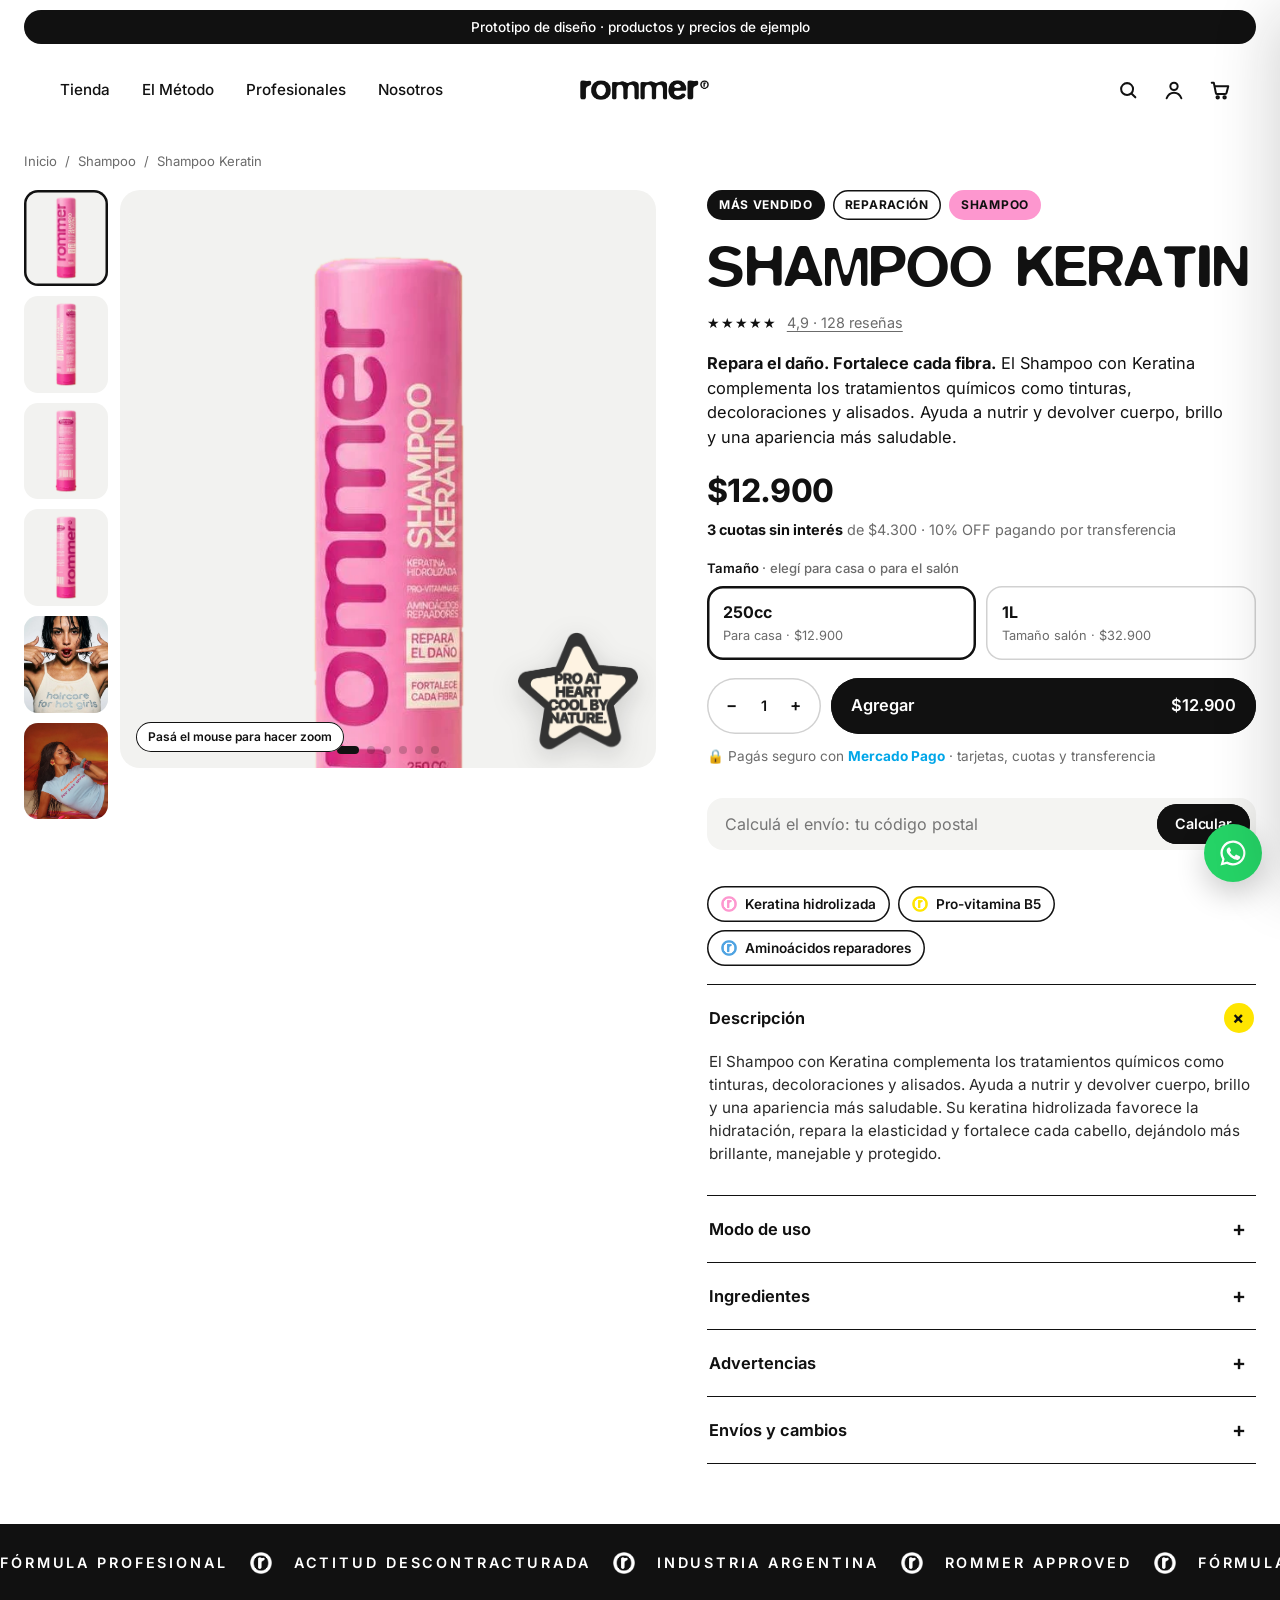
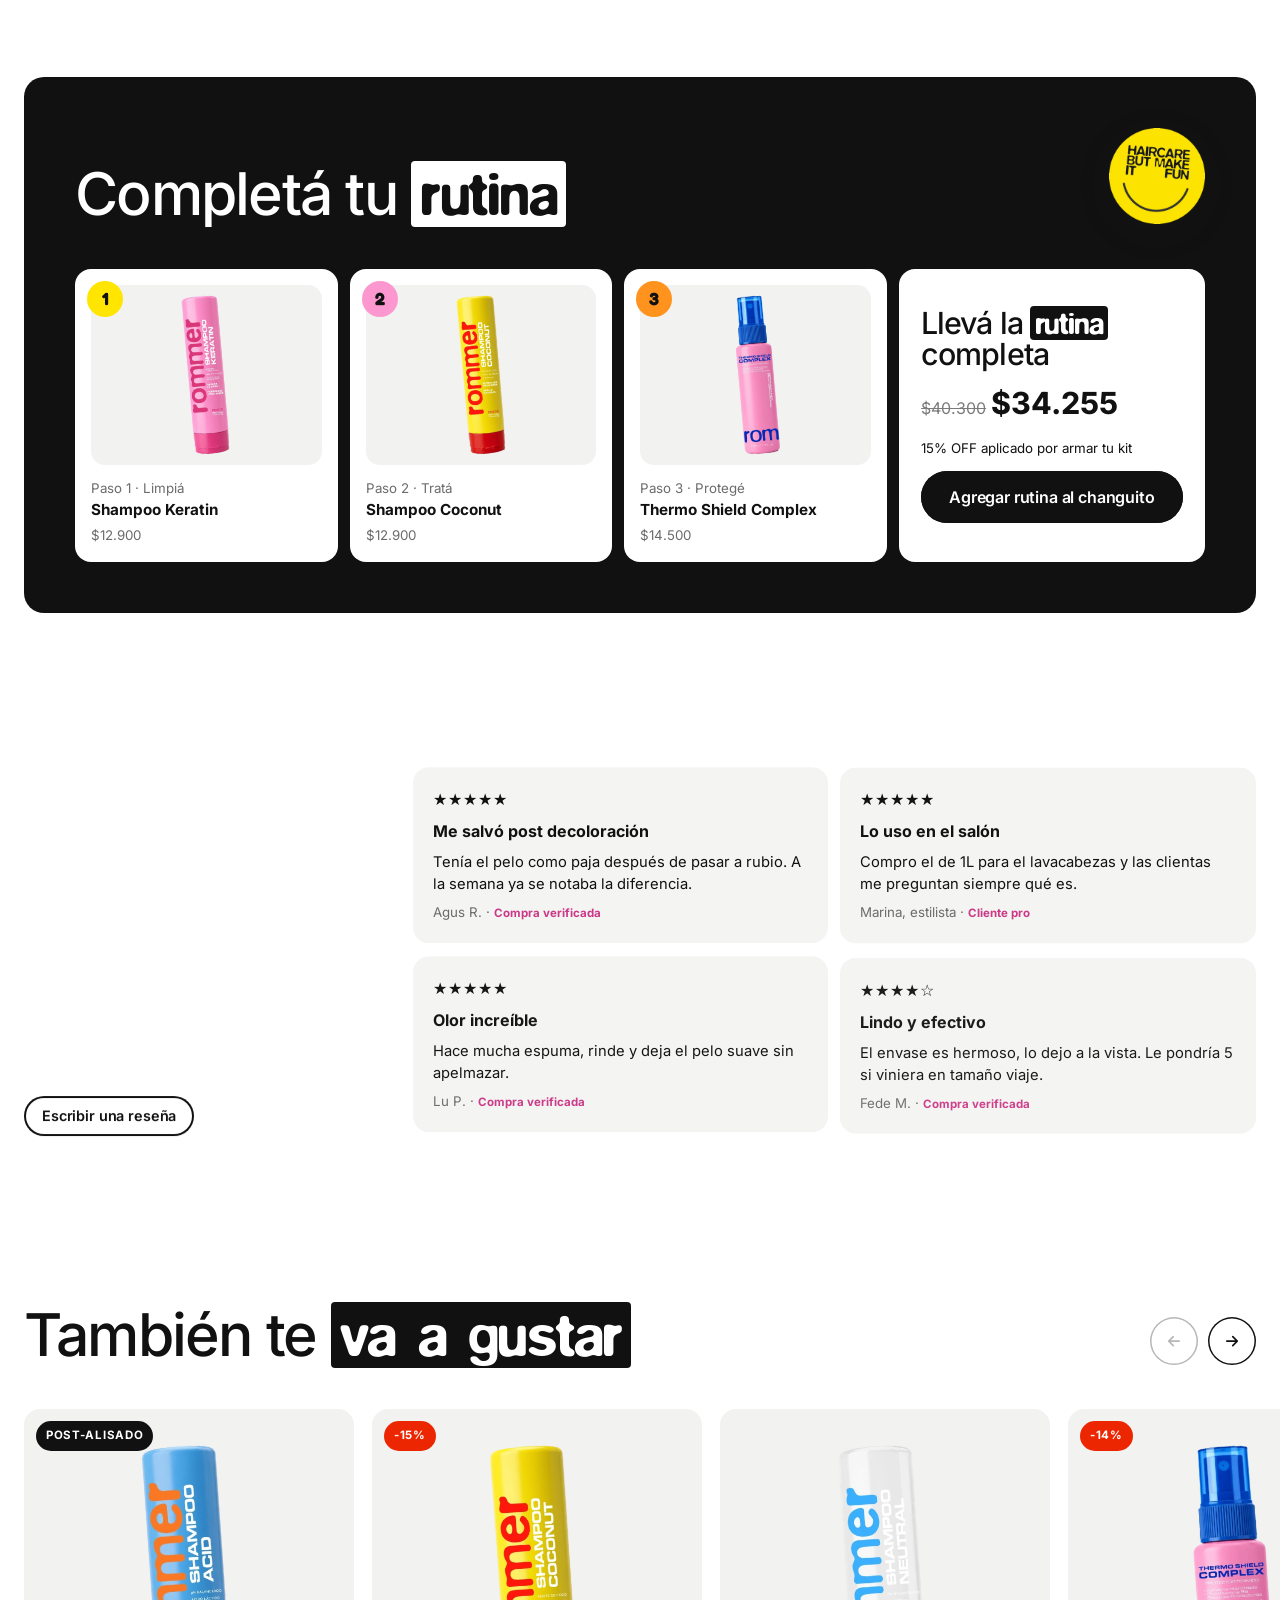
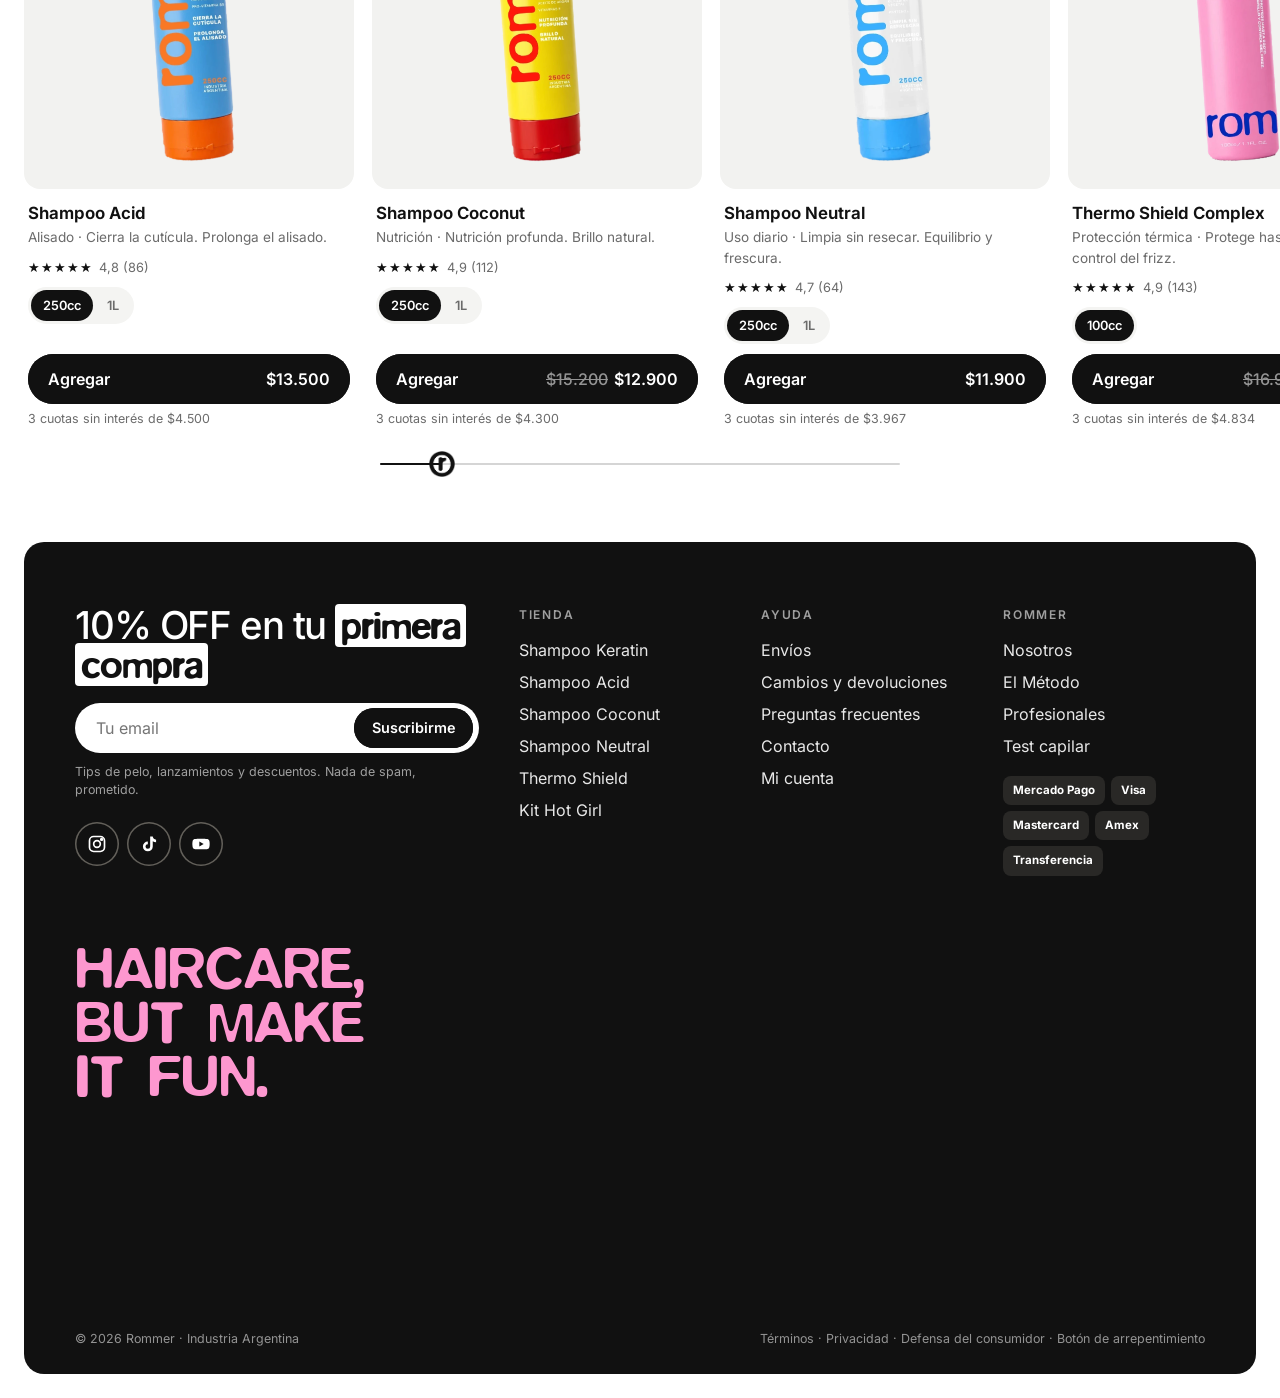
<file: producto.html>
<!doctype html>
<html lang="es-AR">
<head>
<meta charset="utf-8">
<meta name="viewport" content="width=device-width, initial-scale=1">
<title>Producto — Rommer</title>
<meta name="description" content="Rommer: fórmula profesional, actitud descontracturada. Shampoo, acondicionador, máscaras y tratamientos para usar en casa o en el salón.">
<link rel="preload" href="blur-medium.woff2" as="font" type="font/woff2" crossorigin>
<link rel="preload" href="fredoka-latin-standard-normal.woff2" as="font" type="font/woff2" crossorigin>
<link rel="preload" href="inter-latin-wght-normal.woff2" as="font" type="font/woff2" crossorigin>
<link rel="stylesheet" href="swiper-bundle.min.css">
<link rel="stylesheet" href="lenis.css">
<link rel="stylesheet" href="rommer.css?v=6">
</head>
<body data-page="product">

<!-- 1. Barra de anuncio -->
<div class="announce" role="region" aria-label="Novedades">
  <div class="announce__pill">
    <p class="announce__msg">Prototipo de diseño · productos y precios de ejemplo</p>
    <p class="announce__msg">Envío gratis en compras desde $50.000 :)</p>
    <p class="announce__msg">3 cuotas sin interés con todas las tarjetas</p>
    <p class="announce__msg">Armá tu kit: 3 productos 15% OFF · 4 productos 20% OFF</p>
  </div>
</div>

<!-- 2. Header -->
<header class="header">
  <div class="header__bar">
    <nav class="header__nav" aria-label="Principal">
      <button class="js-mega" aria-expanded="false" aria-controls="mega">Tienda</button>
      <a href="index.html#metodo">El Método</a>
      <a href="index.html#profesionales">Profesionales</a>
      <a href="#" class="js-soon" data-soon="La página Nosotros la armamos en la próxima etapa">Nosotros</a>
    </nav>
    <button class="icon-btn burger js-burger" aria-label="Abrir menú"><svg viewBox="0 0 24 24" fill="none" stroke="currentColor" stroke-width="2.2" stroke-linecap="round"><path d="M4 8h16M4 16h11"/></svg></button>
    <a class="header__logo" href="index.html" aria-label="Rommer, inicio"><span class="logo-img"></span></a>
    <div class="header__actions">
      <button class="icon-btn js-search" aria-label="Buscar"><svg viewBox="0 0 24 24" fill="none" stroke="currentColor" stroke-width="2.2" stroke-linecap="round"><circle cx="11" cy="11" r="6.5"/><path d="m20 20-4-4"/></svg></button>
      <a class="icon-btn header__search-desk js-soon" href="#" data-soon="Mi cuenta la conecta WooCommerce en WordPress" aria-label="Mi cuenta"><svg viewBox="0 0 24 24" fill="none" stroke="currentColor" stroke-width="2.2" stroke-linecap="round"><circle cx="12" cy="8" r="4"/><path d="M4 21c1.5-4 4.5-6 8-6s6.5 2 8 6"/></svg></a>
      <button class="icon-btn cart-btn js-open-cart" aria-label="Abrir changuito"><svg viewBox="0 0 24 24" fill="none" stroke="currentColor" stroke-width="2.2" stroke-linecap="round" stroke-linejoin="round"><path d="M3 4h2.2l2.3 11.2a1.5 1.5 0 0 0 1.5 1.2h8.6a1.5 1.5 0 0 0 1.5-1.1L21 8H6.2"/><circle cx="9.5" cy="20" r="1.3"/><circle cx="17" cy="20" r="1.3"/></svg><span class="cart-count">0</span></button>
    </div>
  </div>
  <!-- Mega-menú -->
  <div class="mega" id="mega">
    <div><h4>Por categoría</h4><ul>
      <li><a href="index.html#mas-vendidos">Shampoos</a></li><li><a href="producto.html#thermo-shield">Protector térmico</a></li><li><a href="producto.html#kit-hot-girl">Kits <small>ahorrá hasta 20%</small></a></li></ul></div>
    <div><h4>Por necesidad</h4><ul>
      <li><a href="producto.html#shampoo-keratin">Reparación</a></li><li><a href="producto.html#shampoo-acid">Alisado</a></li><li><a href="producto.html#shampoo-coconut">Nutrición</a></li><li><a href="producto.html#shampoo-neutral">Uso diario</a></li><li><a href="producto.html#thermo-shield">Protección térmica</a></li></ul></div>
    <div><h4>El Método Rommer</h4><ul>
      <li><a href="index.html#metodo">1. Limpiá</a></li><li><a href="index.html#metodo">2. Tratá</a></li><li><a href="index.html#metodo">3. Protegé</a></li><li><a href="#" class="js-quiz">Test capilar <small>2 min</small></a></li></ul></div>
    <a class="mega__feature" href="producto.html#kit-hot-girl"><img src="m-hotgirls.webp" alt="" loading="lazy" style="object-position:50% 30%"><span class="btn btn--cream btn--sm">Kit Hot Girl →</span></a>
  </div>
</header>

<!-- Menú mobile -->
<nav class="mmenu" aria-label="Menú mobile">
  <button class="icon-btn mmenu__close js-close" aria-label="Cerrar menú"><svg viewBox="0 0 24 24" fill="none" stroke="currentColor" stroke-width="2.2" stroke-linecap="round"><path d="M6 6l12 12M18 6 6 18"/></svg></button>
  <a class="big" href="index.html#mas-vendidos">Tienda</a>
  <a class="big" href="index.html#metodo">El Método</a>
  <a class="big" href="index.html#necesidades">Necesidades</a>
  <a class="big" href="index.html#profesionales">Profesionales</a>
  <a class="big js-quiz" href="#">Test capilar</a>
  <div class="mmenu__small"><a href="#">Mi cuenta</a><a href="#">Envíos</a><a href="#">Preguntas frecuentes</a><a href="#">Contacto</a></div>
</nav>

<!-- Buscador -->
<div class="search" role="dialog" aria-label="Buscar productos">
  <div class="search__box">
    <input class="search__input" type="search" placeholder="¿Qué necesita tu pelo?" aria-label="Buscar">
    <div class="search__results"></div>
  </div>
</div>

<main style="padding-top:8px">
  <div class="wrap">
    <nav class="crumbs" aria-label="Migas"><a href="index.html">Inicio</a><span>/</span><a href="index.html#mas-vendidos" class="js-p-crumb-cat">Shampoo</a><span>/</span><span class="js-p-name">Producto</span></nav>
    <div class="pdp">
      <!-- Galería -->
      <div class="gallery">
        <div class="gallery__thumbs"></div>
        <div class="gallery__main">
          <div class="swiper"><div class="swiper-wrapper"></div><div class="swiper-pagination"></div></div>
          <span class="zoom-hint">Pasá el mouse para hacer zoom</span>
          <span class="sticker spin-slow" data-sticker="proheart" style="z-index:3"></span>
        </div>
      </div>
      <!-- Info -->
      <div class="info">
        <div class="info__top"><span class="chip js-p-badge" hidden></span><span class="chip chip--line js-p-line">Línea</span><span class="chip chip--pink js-p-cat">Categoría</span></div>
        <h1 class="display js-p-name">Producto</h1>
        <div class="info__rating"><span class="stars">★★★★★</span><a href="#resenas" class="js-p-rating"></a></div>
        <p class="info__desc"><strong class="js-p-claim"></strong> <span class="js-p-desc"></span></p>
        <div class="price"><span class="price__now"></span><span class="price__was" hidden></span><span class="price__off" hidden></span><span class="price__cuotas"></span></div>
        <div class="opt"><h4>Tamaño <span>· elegí para casa o para el salón</span></h4><div class="sizes"></div></div>
        <div class="buy">
          <div class="qty"><button type="button" data-pq="-1" aria-label="Restar">−</button><output>1</output><button type="button" data-pq="1" aria-label="Sumar">+</button></div>
          <button class="add-btn js-buy" type="button"><span>Agregar</span><span class="js-buy-total"></span></button>
        </div>
        <p class="mp-note">🔒 Pagás seguro con <b>Mercado Pago</b> · tarjetas, cuotas y transferencia</p>
        <form class="ship-calc"><input inputmode="numeric" placeholder="Calculá el envío: tu código postal" aria-label="Código postal"><button class="btn btn--ink btn--sm" type="submit">Calcular</button></form>
        <div class="ship-calc__res" aria-live="polite"></div>
        <div class="benefit-chips"></div>
        <div class="acc">
          <details open><summary>Descripción <span class="pm">+</span></summary><div class="acc__body"><p class="js-p-longdesc"></p></div></details>
          <details><summary>Modo de uso <span class="pm">+</span></summary><div class="acc__body"><p class="js-p-uso"></p></div></details>
          <details><summary>Ingredientes <span class="pm">+</span></summary><div class="acc__body"><p class="ingr js-p-ingr"></p></div></details>
          <details><summary>Advertencias <span class="pm">+</span></summary><div class="acc__body"><p>Suspendé el uso si notás alguna reacción desfavorable. Evitá el contacto con los ojos; si ocurre, enjuagá con abundante agua. No dejar al alcance de los niños. Este producto no está formulado para uso en niños.</p></div></details>
          <details><summary>Envíos y cambios <span class="pm">+</span></summary><div class="acc__body"><p>Envíos a todo el país con Andreani y Correo Argentino. Retiro gratis en local. Tenés 30 días para cambios. (Texto de ejemplo.)</p></div></details>
        </div>
      </div>
    </div>
  </div>

  <!-- Marquee -->
  <div class="marquee benefits" style="--dur:40s;margin-top:60px">
    <div class="marquee__track">
      <span class="marquee__item">Fórmula profesional <span class="r-dot"></span> Actitud descontracturada <span class="r-dot"></span> Industria argentina <span class="r-dot"></span> Rommer approved <span class="r-dot"></span></span>
      <span class="marquee__item" aria-hidden="true">Fórmula profesional <span class="r-dot"></span> Actitud descontracturada <span class="r-dot"></span> Industria argentina <span class="r-dot"></span> Rommer approved <span class="r-dot"></span></span>
    </div>
  </div>

  <!-- Completá tu rutina -->
  <section class="section section--tight">
    <div class="routine">
      <div class="section-head reveal"><h2 class="mix">Completá tu <em>rutina</em></h2><span class="sticker float" data-sticker="smiley" style="position:static;width:96px"></span></div>
      <div class="routine__grid"></div>
    </div>
  </section>

  <!-- Reseñas -->
  <section class="section section--tight" id="resenas">
    <div class="wrap rev-sum">
      <div class="reveal">
        <p class="eyebrow"><span class="r-dot"></span>Reseñas</p>
        <div class="rev-sum__score">4,9</div>
        <span class="stars" style="font-size:1.3rem">★★★★★</span>
        <div class="bars">
          <div><span>5</span><i style="--w:88%"></i><span>88%</span></div>
          <div><span>4</span><i style="--w:9%"></i><span>9%</span></div>
          <div><span>3</span><i style="--w:2%"></i><span>2%</span></div>
          <div><span>2</span><i style="--w:1%"></i><span>1%</span></div>
          <div><span>1</span><i style="--w:0%"></i><span>0%</span></div>
        </div>
        <p style="margin-top:20px"><button class="btn btn--line btn--sm js-soon" data-soon="Las reseñas las maneja el plugin de reseñas en WordPress">Escribir una reseña</button></p>
      </div>
      <div class="rev-list">
        <article class="rev-item reveal"><span class="stars">★★★★★</span><h5>Me salvó post decoloración</h5><p>Tenía el pelo como paja después de pasar a rubio. A la semana ya se notaba la diferencia.</p><small>Agus R. · <span class="verified">Compra verificada</span></small></article>
        <article class="rev-item reveal"><span class="stars">★★★★★</span><h5>Lo uso en el salón</h5><p>Compro el de 1L para el lavacabezas y las clientas me preguntan siempre qué es.</p><small>Marina, estilista · <span class="verified">Cliente pro</span></small></article>
        <article class="rev-item reveal"><span class="stars">★★★★★</span><h5>Olor increíble</h5><p>Hace mucha espuma, rinde y deja el pelo suave sin apelmazar.</p><small>Lu P. · <span class="verified">Compra verificada</span></small></article>
        <article class="rev-item reveal"><span class="stars">★★★★☆</span><h5>Lindo y efectivo</h5><p>El envase es hermoso, lo dejo a la vista. Le pondría 5 si viniera en tamaño viaje.</p><small>Fede M. · <span class="verified">Compra verificada</span></small></article>
      </div>
    </div>
  </section>

  <!-- Relacionados -->
  <section class="section section--tight" data-carousel-wrap>
    <div class="wrap">
      <div class="section-head reveal"><h2 class="mix">También te <em>va a gustar</em></h2><div class="section-head__side"><button class="round-arrow js-prev" aria-label="Anterior"><svg viewBox="0 0 24 24" fill="none" stroke="currentColor" stroke-width="2.2" stroke-linecap="round" stroke-linejoin="round"><path d="M19 12H5M11 6l-6 6 6 6"/></svg></button><button class="round-arrow js-next" aria-label="Siguiente"><svg viewBox="0 0 24 24" fill="none" stroke="currentColor" stroke-width="2.2" stroke-linecap="round" stroke-linejoin="round"><path d="M5 12h14M13 6l6 6-6 6"/></svg></button></div></div>
      <div class="swiper carousel" data-related data-products=""><div class="swiper-wrapper"></div></div>
      <div class="r-progress" aria-hidden="true"><div class="r-progress__fill"></div><div class="r-progress__knob"><span class="r-dot"></span></div></div>
    </div>
  </section>
</main>

<!-- Barra de compra fija (mobile) -->
<div class="sticky-buy"><div class="sticky-buy__t"><b class="js-p-name">Producto</b><small class="js-sticky-price"></small></div><button class="add-btn js-buy" type="button"><span>Agregar</span></button></div>

<!-- 18. Footer -->
<footer class="footer">
  <div class="footer__card">
    <div class="footer__top">
      <div class="news">
        <p class="mix">10% OFF en tu <em>primera compra</em></p>
        <form data-demo="¡Listo! Tu código es HOLAROMMER10 <3"><input type="email" placeholder="Tu email" aria-label="Email" required><button class="btn btn--ink btn--sm" type="submit">Suscribirme</button></form>
        <small>Tips de pelo, lanzamientos y descuentos. Nada de spam, prometido.</small>
        <div class="socials">
          <a href="https://www.instagram.com/" target="_blank" rel="noopener" aria-label="Instagram"><svg viewBox="0 0 24 24" fill="none" stroke="currentColor" stroke-width="2"><rect x="3" y="3" width="18" height="18" rx="5"/><circle cx="12" cy="12" r="4"/><circle cx="17.5" cy="6.5" r="1" fill="currentColor"/></svg></a>
          <a href="#" aria-label="TikTok"><svg viewBox="0 0 24 24" fill="currentColor"><path d="M16.5 3c.4 2.2 1.8 3.6 4 3.8v3.1a7.3 7.3 0 0 1-4-1.3v6.3A5.9 5.9 0 1 1 10.6 9v3.2a2.8 2.8 0 1 0 2.8 2.7V3h3.1Z"/></svg></a>
          <a href="#" aria-label="YouTube"><svg viewBox="0 0 24 24" fill="currentColor"><path d="M22 8.2a3 3 0 0 0-2.1-2.1C18 5.6 12 5.6 12 5.6s-6 0-7.9.5A3 3 0 0 0 2 8.2 31 31 0 0 0 1.6 12 31 31 0 0 0 2 15.8a3 3 0 0 0 2.1 2.1c1.9.5 7.9.5 7.9.5s6 0 7.9-.5a3 3 0 0 0 2.1-2.1c.3-1.2.4-2.5.4-3.8s-.1-2.6-.4-3.8ZM10 15V9l5.2 3L10 15Z"/></svg></a>
        </div>
      </div>
      <div><h4>Tienda</h4><ul><li><a href="producto.html#shampoo-keratin">Shampoo Keratin</a></li><li><a href="producto.html#shampoo-acid">Shampoo Acid</a></li><li><a href="producto.html#shampoo-coconut">Shampoo Coconut</a></li><li><a href="producto.html#shampoo-neutral">Shampoo Neutral</a></li><li><a href="producto.html#thermo-shield">Thermo Shield</a></li><li><a href="producto.html#kit-hot-girl">Kit Hot Girl</a></li></ul></div>
      <div><h4>Ayuda</h4><ul><li><a href="#">Envíos</a></li><li><a href="#">Cambios y devoluciones</a></li><li><a href="#">Preguntas frecuentes</a></li><li><a href="#">Contacto</a></li><li><a href="#">Mi cuenta</a></li></ul></div>
      <div><h4>Rommer</h4><ul><li><a href="#">Nosotros</a></li><li><a href="index.html#metodo">El Método</a></li><li><a href="index.html#profesionales">Profesionales</a></li><li><a href="#" class="js-quiz">Test capilar</a></li></ul>
        <div class="pay"><span>Mercado Pago</span><span>Visa</span><span>Mastercard</span><span>Amex</span><span>Transferencia</span></div></div>
    </div>
    <p class="footer__tag display">Haircare,<br>but make<br>it fun.</p>
    <div class="footer__word" aria-hidden="true"><span class="js-wordmark"></span></div>
    <div class="footer__legal"><span>© 2026 Rommer · Industria Argentina</span><span>Términos · Privacidad · Defensa del consumidor · Botón de arrepentimiento</span></div>
  </div>
</footer>

<!-- Changuito (drawer) -->
<div class="overlay" id="overlay"></div>
<aside class="drawer" id="drawer" aria-hidden="true" aria-label="Changuito" data-lenis-prevent>
  <div class="drawer__head"><h2>Changuito <small class="js-cart-n"></small></h2><button class="icon-btn js-close" aria-label="Cerrar changuito"><svg viewBox="0 0 24 24" fill="none" stroke="currentColor" stroke-width="2.2" stroke-linecap="round"><path d="M6 6l12 12M18 6 6 18"/></svg></button></div>
  <div class="ship"><p></p><div class="ship__bar"><div class="ship__fill"></div><div class="ship__knob"><span class="r-dot"></span></div></div></div>
  <div class="kit-msg" hidden></div>
  <div class="drawer__body"></div>
  <div class="upsell"><h5>Completá tu rutina</h5><div class="upsell__row"></div></div>
  <div class="drawer__foot">
    <div class="tot"><span>Subtotal</span><span class="js-sub"></span></div>
    <div class="tot tot--disc js-disc-row" hidden><span>Descuento kit</span><span class="js-disc"></span></div>
    <div class="tot tot--big"><span>Total</span><span class="js-total"></span></div>
    <small class="js-cuotas"></small>
    <button class="btn btn--ink btn--block js-checkout" type="button">Finalizar compra <span class="arrow">→</span></button>
    <small>Pagás con Mercado Pago · Envíos a todo el país</small>
  </div>
</aside>

<a class="wa" href="https://wa.me/5491100000000" target="_blank" rel="noopener" aria-label="Escribinos por WhatsApp"><svg viewBox="0 0 24 24" fill="currentColor"><path d="M12 2a10 10 0 0 0-8.6 15.1L2 22l5-1.3A10 10 0 1 0 12 2Zm0 18.2a8.2 8.2 0 0 1-4.2-1.2l-.3-.2-3 .8.8-2.9-.2-.3A8.2 8.2 0 1 1 12 20.2Zm4.5-6.1c-.2-.1-1.5-.7-1.7-.8s-.4-.1-.6.1-.7.8-.8 1-.3.2-.5.1a6.7 6.7 0 0 1-3.3-2.9c-.3-.4.3-.4.8-1.4.1-.2 0-.3 0-.4l-.8-1.8c-.2-.5-.4-.4-.6-.4h-.5a1 1 0 0 0-.7.3 3 3 0 0 0-.9 2.2 5.2 5.2 0 0 0 1.1 2.7 11.9 11.9 0 0 0 4.6 4c1.7.7 2.3.8 3.2.7a2.7 2.7 0 0 0 1.8-1.3 2.2 2.2 0 0 0 .1-1.3c0-.1-.2-.2-.4-.3Z"/></svg></a>

<script src="gsap.min.js"></script>
<script src="ScrollTrigger.min.js"></script>
<script src="lenis.min.js"></script>
<script src="swiper-bundle.min.js"></script>
<script src="rommer.js?v=5"></script>
</body>
</html>
</file>
<file: lenis.css>
html.lenis,
html.lenis body {
  height: auto;
}

.lenis.lenis-smooth {
  scroll-behavior: auto !important;
}

.lenis.lenis-smooth [data-lenis-prevent] {
  overscroll-behavior: contain;
}

.lenis.lenis-stopped {
  overflow: hidden;
}

.lenis.lenis-smooth iframe {
  pointer-events: none;
}
</file>
<file: rommer.css>
/* =========================================================
   ROMMER — Prototipo e-commerce
   Tokens, base, componentes y secciones.
   Para el paso a WordPress: este archivo va al tema hijo
   de Hello Elementor (style.css / assets/css/rommer.css).
   ========================================================= */

/* ---------- Fuentes ----------
   Blur Medium: tipografía display de la marca (títulos).
   El archivo actual no tiene J, W, Z, j, k, w, z, ñ, Ñ ni números:
   esos caracteres se completan con "Rommer Display" (Fredoka).
   Al recibir la fuente completa, reemplazar blur-medium.woff2. */
@font-face {
  font-family: "Blur";
  src: url("blur-medium.woff2") format("woff2");
  font-weight: 100 900; font-style: normal; font-display: swap;
}
@font-face {
  font-family: "Rommer Display";
  src: url("fredoka-latin-standard-normal.woff2") format("woff2");
  font-weight: 300 700; font-stretch: 75% 125%; font-display: swap;
  unicode-range: U+0000-00FF, U+0131, U+0152-0153, U+02BB-02BC, U+02C6, U+02DA, U+02DC, U+2000-206F, U+20AC, U+2122, U+2191, U+2193, U+2212, U+2215, U+FEFF, U+FFFD;
}
@font-face {
  font-family: "Rommer Display";
  src: url("fredoka-latin-ext-standard-normal.woff2") format("woff2");
  font-weight: 300 700; font-stretch: 75% 125%; font-display: swap;
  unicode-range: U+0100-02AF, U+0304, U+0308, U+0329, U+1E00-1E9F, U+1EF2-1EFF, U+2020, U+20A0-20AB, U+20AD-20C0, U+2113, U+2C60-2C7F, U+A720-A7FF;
}
@font-face {
  font-family: "Inter";
  src: url("inter-latin-wght-normal.woff2") format("woff2");
  font-weight: 100 900; font-style: normal; font-display: swap;
}
@font-face {
  font-family: "Inter";
  src: url("inter-latin-wght-italic.woff2") format("woff2");
  font-weight: 100 900; font-style: italic; font-display: swap;
}

/* ---------- Tokens ---------- */
:root {
  /* Base blanco y negro */
  --paper: #FFFFFF;
  --gray: #F4F4F2;
  --gray-2: #F2F2F0;
  --line: #111111;
  --cream: #FFFFFF;
  --cream-2: #F4F4F2;
  --ink: #111111;
  --ink-2: #2A2A2A;
  --muted: #6B6B6B;

  /* Colores oficiales: solo acentos */
  --magenta: #CC3888;
  --pink: #FD97CF;
  --sky: #4EA3E2;
  --yellow: #FFE500;
  --orange: #FF931E;
  --red: #EB2600;

  --f-display: "Blur", "Rommer Display", "Fredoka", ui-rounded, system-ui, sans-serif;
  --f-body: "Inter", -apple-system, BlinkMacSystemFont, "SF Pro Text", "Segoe UI", sans-serif;

  --r-sm: 12px;
  --r-md: 16px;
  --r-lg: 20px;
  --r-pill: 999px;
  --gutter: clamp(16px, 2vw, 24px);
  --maxw: 1440px;
  --ease: cubic-bezier(.2, .8, .2, 1);
  --bounce: cubic-bezier(.34, 1.56, .64, 1);
  --header-h: 72px;
}

/* ---------- Base ---------- */
*, *::before, *::after { box-sizing: border-box; }
html { -webkit-text-size-adjust: 100%; overflow-x: clip; }
html.lenis, html.lenis body { height: auto; }
.lenis.lenis-smooth { scroll-behavior: auto !important; }
.lenis.lenis-stopped { overflow: hidden; }
body {
  margin: 0; color-scheme: light; background: var(--cream); color: var(--ink);
  font-family: var(--f-body); font-size: 16px; line-height: 1.5;
  -webkit-font-smoothing: antialiased; overflow-x: clip;
}
img { max-width: 100%; display: block; }
a { color: inherit; text-decoration: none; }
button { font: inherit; color: inherit; background: none; border: 0; cursor: pointer; padding: 0; }
input, select { font: inherit; }
:focus-visible { outline: 3px solid var(--sky); outline-offset: 3px; border-radius: 6px; }
.sr-only { position: absolute !important; width: 1px; height: 1px; overflow: hidden; clip: rect(0 0 0 0); white-space: nowrap; }
.wrap { width: 100%; max-width: var(--maxw); margin-inline: auto; padding-inline: var(--gutter); }

/* ---------- Tipografía ---------- */
.display {
  font-family: var(--f-display); font-weight: 600; font-stretch: 125%;
  line-height: .95; letter-spacing: 0; text-transform: uppercase; margin: 0;
}
.display--lower { text-transform: none; letter-spacing: -.02em; }
.h-xl { font-size: clamp(2.6rem, 7.5vw, 7.5rem); }
.h-lg { font-size: clamp(2.1rem, 5.2vw, 5rem); }
.h-md { font-size: clamp(1.7rem, 3.4vw, 3.1rem); }
.h-sm { font-size: clamp(1.3rem, 2vw, 1.8rem); }
.eyebrow {
  font-size: .78rem; font-weight: 600; letter-spacing: .18em; text-transform: uppercase; margin: 0 0 14px;
  display: inline-flex; align-items: center; gap: 10px;
}
.eyebrow .r-dot { width: 18px; height: 18px; }
.lead { font-size: clamp(1rem, 1.3vw, 1.2rem); line-height: 1.55; max-width: 46ch; }
.mix { font-family: var(--f-body); font-weight: 500; letter-spacing: -.03em; text-transform: none; line-height: 1; margin: 0; }
.mix em { font-family: var(--f-display); font-style: normal; font-weight: 600; font-stretch: 110%; color: var(--magenta); }
.hl { background: var(--pink); color: var(--ink); padding: 0 .18em; box-decoration-break: clone; -webkit-box-decoration-break: clone; }

/* ---------- Isotipo r (máscara) ---------- */
.r-dot {
  display: inline-block; width: 1em; height: 1em; background: currentColor; flex: none;
  -webkit-mask: url("iso-r.png") center / contain no-repeat; mask: url("iso-r.png") center / contain no-repeat;
}

/* ---------- Wordmark por letras (logo real) ---------- */
.wordmark { position: relative; display: block; aspect-ratio: 1579 / 268; color: inherit; }
.wordmark .L {
  position: absolute; top: 0; height: 100%; background: currentColor; transform-origin: 50% 100%;
  -webkit-mask-size: 100% 100%; mask-size: 100% 100%; -webkit-mask-repeat: no-repeat; mask-repeat: no-repeat;
}
.wordmark .L:nth-child(1) { left: .22%;  width: 9.25%;  -webkit-mask-image: url("logo-l0.png"); mask-image: url("logo-l0.png"); }
.wordmark .L:nth-child(2) { left: 9.47%; width: 16.66%; -webkit-mask-image: url("logo-l1.png"); mask-image: url("logo-l1.png"); }
.wordmark .L:nth-child(3) { left: 27.11%; width: 22.67%; -webkit-mask-image: url("logo-l2.png"); mask-image: url("logo-l2.png"); }
.wordmark .L:nth-child(4) { left: 51.14%; width: 22.67%; -webkit-mask-image: url("logo-l3.png"); mask-image: url("logo-l3.png"); }
.wordmark .L:nth-child(5) { left: 74.76%; width: 15.14%; -webkit-mask-image: url("logo-l4.png"); mask-image: url("logo-l4.png"); }
.wordmark .L:nth-child(6) { left: 90.79%; width: 9.25%;  -webkit-mask-image: url("logo-l5.png"); mask-image: url("logo-l5.png"); }
.logo-img {
  display: block; aspect-ratio: 1723 / 268; background: currentColor;
  -webkit-mask: url("logo-rommer.png") center / contain no-repeat; mask: url("logo-rommer.png") center / contain no-repeat;
}

/* ---------- Botones ---------- */
.btn {
  display: inline-flex; align-items: center; justify-content: center; gap: 10px;
  min-height: 52px; padding: 0 28px; border-radius: var(--r-pill);
  font-weight: 600; font-size: 1rem; letter-spacing: -.01em; white-space: nowrap;
  transition: transform .35s var(--bounce), background-color .25s, color .25s, box-shadow .25s;
  will-change: transform;
}
.btn:hover { transform: translateY(-3px) scale(1.03) rotate(-1deg); }
.btn:active { transform: scale(.96); }
.btn--ink { background: var(--ink); color: var(--cream); }
.btn--ink:hover { background: var(--magenta); }
.btn--cream { background: var(--cream); color: var(--ink); }
.btn--cream:hover { background: var(--yellow); }
.btn--yellow { background: var(--yellow); color: var(--ink); }
.btn--yellow:hover { background: var(--pink); }
.btn--line { box-shadow: inset 0 0 0 2px currentColor; }
.btn--line:hover { background: var(--ink); color: var(--cream); box-shadow: inset 0 0 0 2px var(--ink); }
.btn--sm { min-height: 40px; padding: 0 18px; font-size: .9rem; }
.btn--block { width: 100%; }
.btn .arrow { transition: transform .3s var(--bounce); }
.btn:hover .arrow { transform: translateX(4px); }

.icon-btn {
  width: 44px; height: 44px; border-radius: 50%; display: inline-grid; place-items: center;
  transition: background-color .2s, transform .3s var(--bounce);
}
.icon-btn:hover { background: rgba(27,27,27,.08); transform: rotate(-8deg) scale(1.06); }
.icon-btn svg { width: 22px; height: 22px; }
.round-arrow {
  width: 48px; height: 48px; border-radius: 50%; display: grid; place-items: center;
  box-shadow: inset 0 0 0 1.5px currentColor; transition: background-color .2s, color .2s, transform .3s var(--bounce);
}
.round-arrow:hover { background: var(--ink); color: var(--cream); transform: scale(1.08); }
.round-arrow.swiper-button-disabled { opacity: .3; pointer-events: none; }
.round-arrow svg { width: 18px; height: 18px; }

/* ---------- Barra de anuncio (píldora) ---------- */
.announce { padding: 10px var(--gutter) 0; }
.announce__pill {
  max-width: var(--maxw); margin: 0 auto; background: var(--magenta); color: var(--cream);
  border-radius: var(--r-pill); height: 34px; position: relative; overflow: hidden;
  font-size: .85rem; font-weight: 500; text-align: center;
}
.announce__msg {
  position: absolute; inset: 0; display: flex; align-items: center; justify-content: center; gap: 8px;
  opacity: 0; transform: translateY(100%); transition: opacity .5s, transform .6s var(--ease); padding: 0 16px;
}
.announce__msg.is-on { opacity: 1; transform: none; }
.announce__msg.is-out { opacity: 0; transform: translateY(-100%); }

/* ---------- Header ---------- */
.header {
  position: sticky; top: env(safe-area-inset-top, 0px); z-index: 60; padding: 10px var(--gutter);
  transition: padding .35s var(--ease);
}
.header__bar {
  max-width: var(--maxw); margin: 0 auto; height: var(--header-h);
  display: grid; grid-template-columns: 1fr auto 1fr; align-items: center; gap: 16px;
  padding: 0 14px 0 22px; border-radius: var(--r-pill);
  transition: background-color .35s, box-shadow .35s, height .35s var(--ease);
}
.header.is-solid .header__bar { background: rgba(251,242,225,.92); backdrop-filter: blur(14px); -webkit-backdrop-filter: blur(14px); box-shadow: 0 10px 30px rgba(27,27,27,.10); height: 62px; }
.header__logo { width: 132px; color: var(--ink); justify-self: center; transition: transform .4s var(--bounce); }
.header__logo:hover { transform: rotate(-4deg) scale(1.05); }
.header__nav { display: flex; gap: 4px; align-items: center; }
.header__nav > a, .header__nav > button {
  padding: 10px 14px; border-radius: var(--r-pill); font-weight: 500; font-size: .95rem;
  transition: background-color .2s;
}
.header__nav > a:hover, .header__nav > button:hover, .header__nav > button[aria-expanded="true"] { background: rgba(27,27,27,.08); }
.header__actions { display: flex; justify-content: flex-end; align-items: center; gap: 2px; }
.cart-btn { position: relative; }
.cart-count {
  position: absolute; top: 2px; right: 0; min-width: 20px; height: 20px; padding: 0 5px; border-radius: 10px;
  background: var(--magenta); color: var(--cream); font-size: .72rem; font-weight: 700; display: grid; place-items: center;
  transform: scale(0); transition: transform .4s var(--bounce);
}
.cart-count.has-items { transform: scale(1); }
.cart-count.bump { animation: bump .6s var(--bounce); }
@keyframes bump { 0% { transform: scale(1); } 35% { transform: scale(1.7) rotate(-12deg); } 100% { transform: scale(1); } }
.burger { display: none; }

/* Mega-menú */
.mega {
  position: absolute; left: var(--gutter); right: var(--gutter); top: calc(100% - 4px);
  max-width: var(--maxw); margin: 0 auto; background: var(--cream); border-radius: var(--r-lg);
  box-shadow: 0 30px 60px rgba(27,27,27,.18); padding: 28px; display: grid;
  grid-template-columns: repeat(3, 1fr) 1.3fr; gap: 28px;
  opacity: 0; visibility: hidden; transform: translateY(-10px); transition: opacity .3s, transform .4s var(--ease), visibility 0s .3s;
}
.mega.is-open { opacity: 1; visibility: visible; transform: none; transition: opacity .3s, transform .4s var(--ease); }
.mega h4 { margin: 0 0 12px; font-size: .75rem; letter-spacing: .16em; text-transform: uppercase; color: var(--muted); }
.mega ul { list-style: none; margin: 0; padding: 0; display: grid; gap: 4px; }
.mega li a { font-family: var(--f-display); font-weight: 600; font-size: 1.35rem; display: inline-block; transition: color .2s, transform .3s var(--bounce); }
.mega li a:hover { color: var(--magenta); transform: translateX(6px) rotate(-2deg); }
.mega li a small { font-family: var(--f-body); font-weight: 500; font-size: .8rem; color: var(--muted); margin-left: 6px; }
.mega__feature { border-radius: var(--r-md); overflow: hidden; position: relative; min-height: 240px; background: var(--yellow); }
.mega__feature img { position: absolute; inset: 0; width: 100%; height: 100%; object-fit: cover; transition: transform .8s var(--ease); }
.mega__feature:hover img { transform: scale(1.06); }
.mega__feature span { position: absolute; left: 14px; bottom: 14px; }

/* Menú mobile */
.mmenu {
  position: fixed; inset: 0; z-index: 90; background: var(--ink); color: var(--cream); padding: 90px 24px 32px;
  display: flex; flex-direction: column; gap: 6px; overflow-y: auto;
  clip-path: circle(0% at calc(100% - 40px) 40px); transition: clip-path .7s var(--ease); visibility: hidden;
}
.mmenu.is-open { clip-path: circle(150% at calc(100% - 40px) 40px); visibility: visible; }
.mmenu a.big { font-family: var(--f-display); font-weight: 600; font-stretch: 125%; text-transform: uppercase; font-size: 2.6rem; line-height: 1.05; }
.mmenu a.big:nth-of-type(1) { color: var(--pink); }
.mmenu a.big:nth-of-type(2) { color: var(--yellow); }
.mmenu a.big:nth-of-type(3) { color: var(--sky); }
.mmenu a.big:nth-of-type(4) { color: var(--orange); }
.mmenu a.big:nth-of-type(5) { color: var(--cream); }
.mmenu__close { position: absolute; top: 22px; right: 22px; color: var(--cream); }
.mmenu__small { margin-top: auto; display: flex; flex-wrap: wrap; gap: 10px 18px; font-size: .95rem; opacity: .8; }

/* Buscador */
.search {
  position: fixed; inset: 0; z-index: 95; background: rgba(27,27,27,.45); display: grid; align-items: start; padding: 90px var(--gutter);
  opacity: 0; visibility: hidden; transition: opacity .3s, visibility 0s .3s;
}
.search.is-open { opacity: 1; visibility: visible; transition: opacity .3s; }
.search__box { max-width: 760px; width: 100%; margin: 0 auto; background: var(--cream); border-radius: var(--r-lg); padding: 18px; box-shadow: 0 30px 80px rgba(0,0,0,.25); transform: translateY(-20px); transition: transform .5s var(--bounce); }
.search.is-open .search__box { transform: none; }
.search__input { width: 100%; border: 0; border-bottom: 2px solid var(--ink); background: transparent; font-family: var(--f-display); font-weight: 600; font-size: clamp(1.4rem, 3vw, 2.2rem); padding: 8px 4px; outline: none; }
.search__results { display: grid; gap: 6px; margin-top: 12px; max-height: 50vh; overflow: auto; }
.search__item { display: flex; align-items: center; gap: 14px; padding: 8px; border-radius: var(--r-sm); transition: background-color .2s; }
.search__item:hover { background: var(--cream-2); }
.search__thumb { width: 54px; height: 54px; border-radius: 12px; display: grid; place-items: center; overflow: hidden; flex: none; }
.search__thumb img { height: 90%; width: auto; }
.search__hint { font-size: .85rem; color: var(--muted); padding: 8px 4px 0; }

/* ---------- Stickers ---------- */
.sticker { position: absolute; z-index: 3; pointer-events: auto; transition: transform .5s var(--bounce); will-change: transform; filter: drop-shadow(0 8px 14px rgba(27,27,27,.18)); }
.sticker svg { width: 100%; height: auto; display: block; overflow: visible; }
.sticker:hover { transform: rotate(18deg) scale(1.12) !important; }
.spin-slow { animation: spin 18s linear infinite; }
@keyframes spin { to { transform: rotate(360deg); } }
.float { animation: float 5s ease-in-out infinite; }
@keyframes float { 0%,100% { translate: 0 0; } 50% { translate: 0 -12px; } }

/* ---------- Hero ---------- */
.hero { padding: 0 var(--gutter); margin-top: calc(-1 * (var(--header-h) + 20px)); }
.hero__card {
  position: relative; max-width: var(--maxw); margin: 0 auto; border-radius: var(--r-lg); overflow: hidden;
  background: var(--yellow); min-height: min(92vh, 900px); display: grid; grid-template-columns: 1.05fr 1fr; isolation: isolate;
}
.hero__copy { position: relative; z-index: 4; padding: calc(var(--header-h) + 60px) clamp(22px, 4vw, 64px) clamp(170px, 17.5vw, 270px); display: flex; flex-direction: column; align-items: flex-start; }
.hero__title { font-size: clamp(2.6rem, 6.2vw, 6.4rem); }
.hero__title .line { display: block; overflow: hidden; padding-bottom: .06em; }
.hero__title .line > span { display: inline-block; }
.hero__title .pink { color: var(--magenta); }
.hero__copy .lead { margin: 22px 0 28px; }
.hero__ctas { display: flex; gap: 12px; flex-wrap: wrap; }
.hero__media { position: relative; z-index: 1; }
.hero__media img { position: absolute; inset: 0; width: 100%; height: 100%; object-fit: cover; object-position: 50% 20%; }
.hero__word { position: absolute; z-index: 5; left: 2.5%; right: 2.5%; bottom: 2.2%; color: var(--cream); pointer-events: none; mix-blend-mode: normal; }
.hero__word .wordmark { color: var(--cream); filter: drop-shadow(0 6px 0 rgba(27,27,27,.12)); }
.hero__badge {
  position: absolute; z-index: 6; right: clamp(16px, 3vw, 40px); top: calc(var(--header-h) + 34px);
  width: clamp(110px, 11vw, 160px);
}
.hero__smiley { width: clamp(90px, 9vw, 140px); left: 49%; top: 46%; z-index: 6; }
.hero__heart { width: clamp(60px, 6vw, 96px); left: 54%; top: 17%; z-index: 6; rotate: -12deg; }
.kit__burst { width: 110px; right: 4%; top: 6%; }
.hero__scribble { position: absolute; z-index: 4; right: 6%; top: 38%; width: clamp(140px, 18vw, 260px); color: var(--cream); transform: rotate(-12deg); }
.hero__scribble path { stroke-dasharray: 1; stroke-dashoffset: 1; }

/* ---------- Marquees ---------- */
.marquee { overflow: hidden; white-space: nowrap; position: relative; user-select: none; }
.marquee__track { display: inline-flex; align-items: center; gap: 0; animation: marquee var(--dur, 28s) linear infinite; will-change: transform; }
.marquee--rev .marquee__track { animation-direction: reverse; }
.marquee:hover .marquee__track { animation-play-state: paused; }
@keyframes marquee { to { transform: translateX(-50%); } }
.marquee__item { display: inline-flex; align-items: center; gap: 22px; padding-right: 22px; }
.benefits { padding: 26px 0; }
.benefits .marquee__item { font-size: .9rem; font-weight: 600; letter-spacing: .2em; text-transform: uppercase; color: var(--muted); }
.benefits .r-dot { width: 22px; height: 22px; color: var(--magenta); }
.tapes { position: relative; height: clamp(150px, 16vw, 230px); margin: 20px 0; overflow: hidden; }
.tape { position: absolute; left: -5%; right: -5%; top: 50%; padding: 14px 0; }
.tape--a { background: var(--magenta); color: var(--yellow); transform: translateY(-50%) rotate(-4deg); z-index: 2; }
.tape--b { background: var(--yellow); color: var(--ink); transform: translateY(-50%) rotate(3deg); }
.tape .marquee__item { font-family: var(--f-display); font-weight: 600; font-stretch: 125%; text-transform: uppercase; font-size: clamp(1.4rem, 2.8vw, 2.4rem); }
.tape .star { width: .9em; height: .9em; }

/* ---------- Secciones genéricas ---------- */
.section { padding: clamp(64px, 9vw, 130px) 0; position: relative; }
.section--tight { padding: clamp(40px, 6vw, 80px) 0; }
.section-head { display: flex; justify-content: space-between; align-items: flex-end; gap: 24px; margin-bottom: clamp(26px, 3.5vw, 48px); flex-wrap: wrap; }
.section-head .mix { font-size: clamp(2rem, 4.6vw, 4.2rem); }
.section-head__side { display: flex; gap: 10px; align-items: center; }
.reveal { opacity: 1; }
.no-motion .reveal { opacity: 1; transform: none; }

/* ---------- Tarjeta de producto ---------- */
.pcard { position: relative; display: flex; flex-direction: column; border-radius: var(--r-md); background: var(--cream); height: 100%; }
.pcard__media {
  position: relative; display: block; aspect-ratio: 4 / 4.6; border-radius: var(--r-md); overflow: hidden;
  background: var(--gray-2);
}
.pcard__media img {
  position: absolute; left: 50%; bottom: 7%; height: 84%; width: auto; transform: translateX(-50%) rotate(-4deg);
  transition: transform .6s var(--bounce), opacity .4s; filter: var(--tint, none) drop-shadow(0 18px 18px rgba(27,27,27,.18));
}
.pcard__media img.alt { opacity: 0; transform: translateX(-50%) rotate(6deg) scale(.95); }
.pcard:hover .pcard__media img.main { transform: translateX(-50%) rotate(4deg) translateY(-10px) scale(1.04); opacity: 0; }
.pcard:hover .pcard__media img.alt { opacity: 1; transform: translateX(-50%) rotate(-3deg) translateY(-8px) scale(1.04); }
.pcard__badge {
  position: absolute; z-index: 2; top: 12px; left: 12px; background: var(--ink); color: var(--cream);
  font-size: .72rem; font-weight: 700; letter-spacing: .06em; text-transform: uppercase; padding: 6px 10px; border-radius: var(--r-pill);
}
.pcard__badge--sale { background: var(--red); }
.pcard__sticker { position: absolute; z-index: 2; top: 10px; right: 10px; width: 64px; transform: rotate(12deg) scale(0); transition: transform .5s var(--bounce); }
.pcard:hover .pcard__sticker { transform: rotate(-8deg) scale(1); }
.pcard__body { padding: 14px 4px 0; display: flex; flex-direction: column; gap: 10px; flex: 1; }
.pcard__title { font-weight: 650; font-size: 1.05rem; line-height: 1.2; margin: 0; }
.pcard__sub { font-size: .85rem; color: var(--muted); margin: -6px 0 0; }
.pcard__rating { font-size: .8rem; display: flex; gap: 6px; align-items: center; color: var(--muted); }
.stars { color: var(--ink); letter-spacing: 1px; }
.seg { display: inline-flex; background: var(--cream-2); border-radius: var(--r-pill); padding: 3px; gap: 2px; align-self: flex-start; }
.seg button { padding: 6px 12px; border-radius: var(--r-pill); font-size: .8rem; font-weight: 600; color: var(--muted); transition: background-color .2s, color .2s; }
.seg button[aria-pressed="true"] { background: var(--ink); color: var(--cream); }
.add-btn {
  margin-top: auto; display: flex; justify-content: space-between; align-items: center; gap: 10px;
  background: var(--ink); color: var(--cream); border-radius: var(--r-pill); min-height: 50px; padding: 0 20px;
  font-weight: 600; transition: background-color .25s, transform .35s var(--bounce);
}
.add-btn:hover { background: var(--magenta); transform: translateY(-2px); }
.add-btn:active { transform: scale(.97); }
.add-btn s { opacity: .55; font-weight: 500; margin-right: 6px; }
.add-btn.is-added { background: var(--sky); }
.cuotas { font-size: .78rem; color: var(--muted); margin-top: -4px; }

/* Carrusel */
.carousel { overflow: visible; }
.carousel .swiper-slide { width: min(78vw, 330px); height: auto; }
.r-progress { position: relative; height: 2px; background: rgba(27,27,27,.18); margin-top: 34px; border-radius: 2px; max-width: 520px; margin-inline: auto; }
.r-progress__fill { position: absolute; left: 0; top: 0; bottom: 0; width: 0; background: var(--ink); border-radius: 2px; }
.r-progress__knob {
  position: absolute; top: 50%; left: 0; width: 26px; height: 26px; margin: -13px 0 0 -13px; color: var(--magenta);
  transition: transform .3s var(--bounce);
}
.r-progress__knob .r-dot { width: 26px; height: 26px; }
.on-dark .r-progress { background: rgba(251,242,225,.25); }
.on-dark .r-progress__fill { background: var(--cream); }

/* ---------- Banners 50/50 ---------- */
.duo { display: grid; grid-template-columns: 1fr 1fr; gap: var(--gutter); }
.duo__card { position: relative; border-radius: var(--r-lg); overflow: hidden; min-height: clamp(380px, 46vw, 640px); color: var(--cream); display: flex; align-items: flex-end; isolation: isolate; }
.duo__card img { position: absolute; inset: 0; width: 100%; height: 115%; object-fit: cover; z-index: -2; }
.duo__card::after { content: ""; position: absolute; inset: 0; z-index: -1; background: linear-gradient(to top, rgba(27,27,27,.55), transparent 55%); }
.duo__body { padding: clamp(22px, 3vw, 40px); display: grid; gap: 16px; justify-items: start; }
.duo__body .mix { font-size: clamp(2rem, 4vw, 3.6rem); color: var(--cream); }
.duo__body .mix em { color: var(--yellow); }

/* ---------- El Método ---------- */
.method { background: var(--ink); color: var(--cream); border-radius: var(--r-lg); margin: 0 var(--gutter); overflow: hidden; }
.method__inner { display: grid; grid-template-columns: 1fr 1fr; min-height: 100vh; }
.method__left { padding: clamp(40px, 6vw, 90px); display: flex; flex-direction: column; justify-content: center; gap: 26px; }
.method__left .mix { font-size: clamp(2.2rem, 4.6vw, 4.4rem); color: var(--cream); }
.method__left .mix em { color: var(--pink); }
.steps { display: grid; gap: 10px; }
.step { display: grid; grid-template-columns: auto 1fr; gap: 18px; align-items: center; padding: 16px 18px; border-radius: var(--r-md); transition: background-color .4s, color .4s, opacity .4s; opacity: .45; }
.step.is-active { opacity: 1; background: var(--cream); color: var(--ink); }
.step__n { font-family: var(--f-display); font-weight: 700; font-size: 2.8rem; line-height: 1; width: 64px; height: 64px; display: grid; place-items: center; border-radius: 50%; background: var(--c); color: var(--ink); }
.step h3 { margin: 0; font-family: var(--f-display); font-weight: 600; font-stretch: 125%; text-transform: uppercase; font-size: 1.6rem; }
.step p { margin: 2px 0 0; font-size: .92rem; opacity: .8; }
.step a { font-weight: 600; text-decoration: underline; text-underline-offset: 3px; }
.method__right { position: relative; overflow: hidden; }
.method__img { position: absolute; inset: 0; width: 100%; height: 100%; object-fit: cover; opacity: 0; transform: scale(1.08); transition: opacity .7s, transform 1.2s var(--ease); }
.method__img.is-active { opacity: 1; transform: none; }
.method__tag { position: absolute; z-index: 2; left: 24px; bottom: 24px; }

/* ---------- Producto estrella (pestañas) ---------- */
.star-prod { position: relative; overflow: hidden; }
.star-prod__bg { position: absolute; inset: 0; z-index: -1; }
.star-prod__bg img { width: 100%; height: 100%; object-fit: cover; filter: saturate(.2) brightness(1.1); opacity: .55; }
.star-prod__bg::after { content: ""; position: absolute; inset: 0; background: color-mix(in srgb, var(--tabc, var(--pink)) 70%, transparent); transition: background-color .6s; }
.star-prod__grid { display: grid; grid-template-columns: 1fr 1fr; gap: var(--gutter); align-items: center; }
.star-prod__bottle { position: relative; height: clamp(420px, 60vw, 720px); display: grid; place-items: center; perspective: 1000px; }
.star-prod__bottle img { position: absolute; height: 92%; width: auto; filter: var(--tint, none) drop-shadow(0 40px 40px rgba(27,27,27,.25)); transition: filter .6s; }
.star-prod__bottle img:not(.is-active) { opacity: 0; }
.tabs-card { background: var(--cream); border-radius: var(--r-lg); padding: clamp(22px, 3vw, 44px); box-shadow: 0 30px 60px rgba(27,27,27,.12); }
.tabs { display: inline-flex; background: var(--cream-2); border-radius: var(--r-pill); padding: 4px; margin-bottom: 26px; flex-wrap: wrap; }
.tabs button { padding: 9px 16px; border-radius: var(--r-pill); font-weight: 600; font-size: .9rem; color: var(--muted); transition: background-color .25s, color .25s; }
.tabs button[aria-selected="true"] { background: var(--ink); color: var(--cream); }
.tab-panel[hidden] { display: none; }
.tab-panel .h-md { margin-bottom: 20px; }
.actives { list-style: none; margin: 0 0 26px; padding: 0; display: grid; gap: 16px; }
.actives li { display: grid; grid-template-columns: auto 1fr; gap: 14px; align-items: start; }
.actives .r-dot { width: 26px; height: 26px; color: var(--magenta); margin-top: 2px; }
.actives strong { display: block; font-size: 1.02rem; }
.actives span { color: var(--muted); font-size: .92rem; }

/* ---------- Antes / después ---------- */
.ba { position: relative; border-radius: var(--r-lg); overflow: hidden; aspect-ratio: 16 / 9; max-height: 80vh; width: 100%; user-select: none; touch-action: pan-y; cursor: ew-resize; background: var(--sky); }
.ba img { position: absolute; inset: 0; width: 100%; height: 100%; object-fit: cover; object-position: 50% 30%; pointer-events: none; }
.ba__before { clip-path: inset(0 calc(100% - var(--pos, 50%)) 0 0); }
.ba__before img { filter: saturate(.55) contrast(.85) brightness(.92) sepia(.25) blur(.6px); }
.ba__line { position: absolute; top: 0; bottom: 0; left: var(--pos, 50%); width: 3px; margin-left: -1.5px; background: var(--cream); }
.ba__handle { position: absolute; top: 50%; left: var(--pos, 50%); width: 64px; height: 64px; margin: -32px 0 0 -32px; border-radius: 50%; background: var(--yellow); display: grid; place-items: center; box-shadow: 0 10px 30px rgba(0,0,0,.25); transition: transform .3s var(--bounce); }
.ba:hover .ba__handle { transform: scale(1.1) rotate(-10deg); }
.ba__label { position: absolute; top: 18px; padding: 6px 14px; border-radius: var(--r-pill); font-size: .8rem; font-weight: 700; letter-spacing: .1em; text-transform: uppercase; }
.ba__label--a { left: 18px; background: var(--cream); }
.ba__label--b { right: 18px; background: var(--ink); color: var(--cream); }
.ba-grid { display: grid; grid-template-columns: .8fr 1.6fr; gap: clamp(24px, 4vw, 64px); align-items: center; }
.placeholder-note { font-size: .78rem; color: var(--muted); border: 1.5px dashed currentColor; border-radius: var(--r-sm); padding: 8px 12px; display: inline-block; }

/* ---------- Video full-bleed ---------- */
.film { position: relative; height: 100vh; min-height: 560px; overflow: hidden; display: grid; place-items: center; color: var(--cream); text-align: center; margin: 0 var(--gutter); border-radius: var(--r-lg); }
.film__media { position: absolute; inset: -6%; }
.film__media img { width: 100%; height: 100%; object-fit: cover; }
.film::after { content: ""; position: absolute; inset: 0; background: rgba(27,27,27,.38); }
.film__copy { position: relative; z-index: 2; padding: 0 20px; display: grid; justify-items: center; gap: 22px; }
.film__copy .display { font-size: clamp(2.2rem, 6vw, 6rem); max-width: 14ch; }
.film__copy .display .w { display: inline-block; }
.film__copy .display .y { color: var(--yellow); }
.play { width: 92px; height: 92px; border-radius: 50%; background: var(--yellow); color: var(--ink); display: grid; place-items: center; transition: transform .4s var(--bounce); position: relative; }
.play:hover { transform: scale(1.12) rotate(-8deg); }
.play svg { width: 30px; height: 30px; margin-left: 4px; }
.play__ring { position: absolute; inset: -18px; animation: spin 14s linear infinite; }
.play__ring text { font-size: 9.5px; font-weight: 700; letter-spacing: 2.6px; fill: var(--cream); text-transform: uppercase; }

/* ---------- Necesidades ---------- */
.needs { display: grid; grid-template-columns: repeat(5, 1fr); gap: 12px; }
.need {
  position: relative; border-radius: var(--r-lg); background: var(--c); min-height: 420px; overflow: hidden; padding: 20px;
  display: flex; flex-direction: column; justify-content: space-between; color: var(--ink);
  transition: transform .5s var(--bounce);
}
.need:hover { transform: translateY(-10px) rotate(-1.5deg); }
.need h3 { margin: 0; font-family: var(--f-display); font-weight: 600; font-stretch: 125%; text-transform: uppercase; font-size: clamp(1.5rem, 2.1vw, 2.1rem); line-height: .95; position: relative; z-index: 2; }
.need p { margin: 0; font-size: .88rem; position: absolute; z-index: 2; left: 20px; bottom: 24px; max-width: calc(100% - 92px); line-height: 1.3; }
.need img { position: absolute; height: 52%; width: auto; left: 50%; bottom: 25%; transform: translateX(-50%) rotate(10deg); filter: var(--tint, none) drop-shadow(0 20px 20px rgba(27,27,27,.2)); transition: transform .6s var(--bounce); }
.need:hover img { transform: translateX(-50%) rotate(-8deg) translateY(-14px) scale(1.06); }
.need .go { position: relative; z-index: 2; width: 46px; height: 46px; border-radius: 50%; background: var(--ink); color: var(--cream); display: grid; place-items: center; align-self: flex-end; transition: transform .4s var(--bounce); }
.need:hover .go { transform: rotate(-45deg); }

/* ---------- Banner kit ---------- */
.kit { background: var(--magenta); color: var(--cream); border-radius: var(--r-lg); margin: 0 var(--gutter); overflow: hidden; position: relative; padding: clamp(40px, 6vw, 90px) clamp(22px, 5vw, 80px); }
.kit__word { font-family: var(--f-display); font-weight: 700; font-stretch: 125%; text-transform: uppercase; color: var(--yellow); font-size: clamp(3.6rem, 13vw, 13rem); line-height: .82; margin: 0; transform: rotate(-3deg); transform-origin: left; }
.kit__band { display: inline-block; background: var(--ink); color: var(--pink); font-family: var(--f-body); font-weight: 700; text-transform: uppercase; letter-spacing: -.02em; font-size: clamp(1.4rem, 3.6vw, 3.2rem); line-height: 1; padding: .18em .35em; transform: rotate(-3deg); margin-top: -0.2em; }
.kit__grid { display: grid; grid-template-columns: 1.2fr 1fr; gap: 30px; align-items: center; }
.kit__tiers { display: flex; gap: 12px; flex-wrap: wrap; margin: 30px 0; }
.tier { background: var(--cream); color: var(--ink); border-radius: var(--r-md); padding: 16px 20px; min-width: 150px; }
.tier b { display: block; font-family: var(--f-display); font-size: 2.4rem; line-height: 1; color: var(--magenta); }
.tier span { font-size: .9rem; font-weight: 600; }
.kit__fan { position: relative; height: clamp(300px, 36vw, 480px); }
.kit__fan img { position: absolute; bottom: 0; left: 50%; height: 92%; width: auto; transform-origin: 50% 100%; filter: var(--tint, none) drop-shadow(0 20px 20px rgba(0,0,0,.25)); }

/* ---------- Destacado flotante ---------- */
.spot { position: relative; border-radius: var(--r-lg); overflow: hidden; min-height: clamp(460px, 52vw, 700px); margin-bottom: 40px; }
.spot > img { position: absolute; inset: 0; width: 100%; height: 100%; object-fit: cover; object-position: 50% 40%; }
.spot__card { position: absolute; left: clamp(14px, 3vw, 40px); top: clamp(14px, 3vw, 40px); width: min(400px, calc(100% - 28px)); background: rgba(251,242,225,.95); backdrop-filter: blur(10px); border-radius: var(--r-md); padding: 18px; display: grid; grid-template-columns: 96px 1fr; gap: 16px; box-shadow: 0 20px 50px rgba(27,27,27,.2); }
.spot__thumb { border-radius: 14px; background: var(--sky); display: grid; place-items: center; overflow: hidden; aspect-ratio: 1 / 1.2; }
.spot__thumb img { height: 90%; width: auto; filter: var(--tint, none); }
.spot__card h3 { margin: 0 0 4px; font-size: 1.1rem; }
.spot__card p { margin: 0 0 12px; font-size: .86rem; color: var(--muted); }
.spot__card .add-btn { min-height: 44px; font-size: .92rem; grid-column: 1 / -1; }
.spot__tag { position: absolute; right: clamp(14px, 3vw, 40px); bottom: clamp(14px, 3vw, 40px); }

/* ---------- Manifiesto ---------- */
.manifesto { background: var(--ink); color: var(--cream); border-radius: var(--r-lg); margin: 0 var(--gutter); padding: clamp(60px, 9vw, 140px) clamp(20px, 5vw, 80px); text-align: center; overflow: hidden; }
.manifesto__q { font-size: .85rem; letter-spacing: .2em; text-transform: uppercase; margin: 0 0 30px; opacity: .8; }
.cloud { position: relative; display: flex; flex-wrap: wrap; justify-content: center; gap: 0 .25em; max-width: 1100px; margin: 0 auto; }
.cloud span { font-family: var(--f-display); font-weight: 600; font-size: clamp(3rem, 9vw, 8.6rem); line-height: .86; letter-spacing: -.02em; display: inline-block; }
.manifesto__line { font-size: clamp(1.2rem, 2.4vw, 2rem); font-weight: 650; letter-spacing: -.02em; text-transform: uppercase; margin: 50px auto 0; max-width: 30ch; line-height: 1.15; }

/* ---------- Profesionales ---------- */
.pro { display: grid; grid-template-columns: 1.1fr .9fr; gap: var(--gutter); }
.pro__panel { background: var(--sky); border-radius: var(--r-lg); padding: clamp(28px, 4vw, 60px); color: var(--ink); }
.pro__panel .mix { font-size: clamp(2rem, 4vw, 3.6rem); }
.pro__panel .mix em { color: var(--cream); }
.pro__list { list-style: none; padding: 0; margin: 22px 0 28px; display: grid; gap: 10px; }
.pro__list li { display: flex; gap: 12px; align-items: center; font-weight: 550; }
.pro__list .r-dot { width: 24px; height: 24px; color: var(--cream); }
.form { display: grid; grid-template-columns: 1fr 1fr; gap: 10px; }
.field { display: grid; gap: 4px; }
.field--full { grid-column: 1 / -1; }
.field label { font-size: .78rem; font-weight: 600; }
.field input, .field select { height: 50px; border-radius: var(--r-sm); border: 0; padding: 0 16px; background: var(--cream); color: var(--ink); width: 100%; }
.pro__media { border-radius: var(--r-lg); overflow: hidden; position: relative; min-height: 420px; }
.pro__media img { position: absolute; inset: 0; width: 100%; height: 100%; object-fit: cover; }

/* ---------- UGC Polaroid ---------- */
.ugc .swiper-slide { width: clamp(220px, 24vw, 320px); }
.polaroid { background: #fff; padding: 10px 10px 16px; border-radius: 18px; box-shadow: 0 16px 40px rgba(27,27,27,.12); position: relative; transition: transform .5s var(--bounce); }
.swiper-slide:nth-child(even) .polaroid { margin-top: 56px; }
.polaroid:hover { transform: rotate(-2deg) translateY(-8px); }
.polaroid__img { border-radius: 12px; overflow: hidden; aspect-ratio: 4 / 5; position: relative; background: var(--cream-2); }
.polaroid__img img { width: 100%; height: 100%; object-fit: cover; }
.polaroid figcaption { font-size: .85rem; font-weight: 600; padding: 12px 4px 0; display: flex; justify-content: space-between; align-items: center; }
.polaroid figcaption span { color: var(--muted); font-weight: 500; }
.polaroid .mini-play { position: absolute; top: 12px; right: 12px; width: 40px; height: 40px; border-radius: 50%; background: rgba(251,242,225,.9); display: grid; place-items: center; }
.polaroid .mini-play svg { width: 14px; height: 14px; margin-left: 2px; }
.polaroid .sticker { width: 74px; bottom: 40px; left: -16px; }

/* ---------- Reseñas ---------- */
.review { border-radius: var(--r-lg); padding: 28px; background: var(--c, var(--pink)); min-height: 300px; display: flex; flex-direction: column; gap: 16px; height: 100%; }
.review .stars { font-size: 1.1rem; }
.review blockquote { margin: 0; font-family: var(--f-display); font-weight: 500; font-size: 1.45rem; line-height: 1.15; }
.review footer { margin-top: auto; font-size: .88rem; display: flex; justify-content: space-between; gap: 10px; }
.review footer b { font-weight: 650; }
.reviews .swiper-slide { width: min(82vw, 380px); height: auto; }

/* ---------- Footer ---------- */
.footer { padding: 0 var(--gutter) var(--gutter); }
.footer__card { background: var(--ink); color: var(--cream); border-radius: var(--r-lg); max-width: var(--maxw); margin: 0 auto; padding: clamp(32px, 5vw, 70px) clamp(22px, 4vw, 60px) clamp(16px, 2vw, 28px); overflow: hidden; }
.footer__top { display: grid; grid-template-columns: 1.4fr 1fr 1fr 1fr; gap: 40px; }
.footer h4 { margin: 0 0 14px; font-size: .75rem; letter-spacing: .16em; text-transform: uppercase; opacity: .6; font-weight: 600; }
.footer ul { list-style: none; padding: 0; margin: 0; display: grid; gap: 8px; }
.footer ul a { opacity: .9; transition: color .2s; }
.footer ul a:hover { color: var(--pink); }
.news .mix { font-size: clamp(1.8rem, 3vw, 2.6rem); color: var(--cream); margin-bottom: 18px; }
.news .mix em { color: var(--yellow); }
.news form { display: flex; gap: 8px; background: var(--cream); border-radius: var(--r-pill); padding: 5px; max-width: 460px; }
.news input { flex: 1; min-width: 0; border: 0; background: transparent; padding: 0 16px; outline: none; color: var(--ink); }
.news small { display: block; margin-top: 10px; opacity: .6; font-size: .78rem; }
.socials { display: flex; gap: 8px; margin-top: 22px; }
.socials a { width: 44px; height: 44px; border-radius: 50%; display: grid; place-items: center; box-shadow: inset 0 0 0 1.5px rgba(251,242,225,.35); transition: background-color .2s, color .2s, transform .3s var(--bounce); }
.socials a:hover { background: var(--yellow); color: var(--ink); transform: rotate(-10deg) scale(1.08); }
.socials svg { width: 20px; height: 20px; }
.pay { display: flex; flex-wrap: wrap; gap: 6px; margin-top: 18px; }
.pay span { font-size: .72rem; font-weight: 700; padding: 6px 10px; border-radius: 8px; background: rgba(251,242,225,.1); }
.footer__word { margin-top: clamp(40px, 6vw, 80px); color: var(--cream); }
.footer__legal { display: flex; justify-content: space-between; flex-wrap: wrap; gap: 10px; font-size: .78rem; opacity: .55; margin-top: 18px; }

/* ---------- Drawer carrito ---------- */
.overlay { position: fixed; inset: 0; z-index: 99; background: rgba(27,27,27,.45); opacity: 0; visibility: hidden; transition: opacity .35s, visibility 0s .35s; }
.overlay.is-open { opacity: 1; visibility: visible; transition: opacity .35s; }
.drawer {
  position: fixed; z-index: 100; top: 10px; right: 10px; bottom: 10px; width: min(460px, calc(100vw - 20px));
  background: var(--cream); border-radius: var(--r-lg); display: flex; flex-direction: column; overflow: hidden;
  transform: translateX(calc(100% + 20px)); transition: transform .55s var(--ease); box-shadow: -20px 0 60px rgba(27,27,27,.2);
}
.drawer.is-open { transform: none; }
.drawer__head { display: flex; justify-content: space-between; align-items: center; padding: 20px 20px 12px 24px; }
.drawer__head h2 { margin: 0; font-family: var(--f-display); font-weight: 600; font-stretch: 125%; text-transform: uppercase; font-size: 1.7rem; display: flex; gap: 10px; align-items: baseline; }
.drawer__head h2 small { font-family: var(--f-body); font-size: .9rem; font-weight: 500; color: var(--muted); text-transform: none; }
.ship { margin: 0 20px; background: var(--cream-2); border-radius: var(--r-md); padding: 14px 16px; }
.ship p { margin: 0 0 10px; font-size: .9rem; font-weight: 550; }
.ship p b { color: var(--magenta); }
.ship__bar { position: relative; height: 8px; border-radius: 8px; background: rgba(27,27,27,.12); overflow: visible; }
.ship__fill { position: absolute; inset: 0 auto 0 0; width: 0; border-radius: 8px; background: linear-gradient(90deg, var(--pink), var(--magenta)); transition: width .7s var(--bounce); }
.ship__knob { position: absolute; top: 50%; width: 24px; height: 24px; margin: -12px 0 0 -12px; color: var(--magenta); transition: left .7s var(--bounce); }
.ship__knob .r-dot { width: 24px; height: 24px; background: var(--magenta); }
.ship.is-free { background: var(--yellow); }
.kit-msg { margin: 10px 20px 0; font-size: .85rem; font-weight: 600; background: var(--pink); border-radius: var(--r-sm); padding: 10px 14px; display: flex; gap: 8px; align-items: center; }
.kit-msg[hidden] { display: none; }
.drawer__body { flex: 1; overflow-y: auto; padding: 14px 20px; overscroll-behavior: contain; }
.line { display: grid; grid-template-columns: 84px 1fr auto; gap: 14px; padding: 12px 0; border-bottom: 1px solid rgba(27,27,27,.1); align-items: center; animation: lineIn .5s var(--bounce); }
@keyframes lineIn { from { opacity: 0; transform: translateX(30px); } }
.line__img { width: 84px; height: 96px; border-radius: 14px; background: var(--gray-2); display: grid; place-items: center; overflow: hidden; }
.line__img img { height: 86%; width: auto; filter: var(--tint, none); transform: rotate(-6deg); }
.line h4 { margin: 0; font-size: .95rem; font-weight: 650; }
.line small { color: var(--muted); font-size: .8rem; }
.qty { display: inline-flex; align-items: center; gap: 2px; margin-top: 8px; border-radius: var(--r-pill); box-shadow: inset 0 0 0 1.5px rgba(27,27,27,.2); }
.qty button { width: 32px; height: 32px; border-radius: 50%; font-size: 1.05rem; font-weight: 600; transition: background-color .2s; }
.qty button:hover { background: rgba(27,27,27,.08); }
.qty output { min-width: 22px; text-align: center; font-weight: 600; font-size: .9rem; }
.line__right { text-align: right; display: grid; gap: 8px; justify-items: end; }
.line__price { font-weight: 650; }
.line__rm { font-size: .78rem; color: var(--muted); text-decoration: underline; }
.empty { text-align: center; padding: 40px 10px; display: grid; gap: 14px; justify-items: center; }
.empty .sticker { position: static; width: 130px; }
.empty p { margin: 0; color: var(--muted); }
.upsell { padding: 4px 20px 12px; }
.upsell h5 { margin: 8px 0 10px; font-size: .78rem; letter-spacing: .14em; text-transform: uppercase; color: var(--muted); }
.upsell__row { display: flex; gap: 10px; overflow-x: auto; scroll-snap-type: x mandatory; padding-bottom: 6px; scrollbar-width: none; }
.upsell__row::-webkit-scrollbar { display: none; }
.mini { flex: 0 0 auto; width: 230px; display: grid; grid-template-columns: 60px 1fr; gap: 10px; align-items: center; background: var(--cream-2); border-radius: var(--r-md); padding: 8px; scroll-snap-align: start; }
.mini__img { height: 70px; border-radius: 12px; background: var(--gray-2); display: grid; place-items: center; overflow: hidden; }
.mini__img img { height: 88%; width: auto; filter: var(--tint, none); }
.mini b { font-size: .82rem; display: block; line-height: 1.2; }
.mini small { font-size: .78rem; color: var(--muted); }
.mini button { margin-top: 4px; font-size: .78rem; font-weight: 700; text-decoration: underline; text-underline-offset: 3px; }
.drawer__foot { padding: 16px 20px 20px; border-top: 1px solid rgba(27,27,27,.1); display: grid; gap: 10px; background: var(--cream); }
.tot { display: flex; justify-content: space-between; font-size: .95rem; }
.tot--big { font-size: 1.25rem; font-weight: 700; }
.tot--disc { color: var(--magenta); font-weight: 600; }
.drawer__foot small { color: var(--muted); font-size: .8rem; text-align: center; }

/* ---------- Toast ---------- */
.toast { position: fixed; z-index: 120; left: 50%; bottom: 24px; transform: translate(-50%, 140%); background: var(--ink); color: var(--cream); padding: 14px 20px; border-radius: var(--r-pill); font-weight: 550; font-size: .92rem; display: flex; gap: 10px; align-items: center; transition: transform .5s var(--bounce); max-width: calc(100vw - 32px); }
.toast.is-on { transform: translate(-50%, 0); }
.toast .r-dot { width: 20px; height: 20px; color: var(--yellow); }

/* ---------- WhatsApp ---------- */
.wa { position: fixed; z-index: 70; right: 18px; bottom: 18px; width: 58px; height: 58px; border-radius: 50%; background: #25D366; color: #fff; display: grid; place-items: center; box-shadow: 0 12px 30px rgba(0,0,0,.2); transition: transform .4s var(--bounce); }
.wa:hover { transform: scale(1.1) rotate(-10deg); }
.wa svg { width: 30px; height: 30px; }

/* ---------- Cursor ---------- */
.cursor { position: fixed; z-index: 200; top: 0; left: 0; width: 34px; height: 34px; margin: -17px 0 0 -17px; pointer-events: none; color: var(--magenta); transition: width .3s var(--bounce), height .3s var(--bounce), margin .3s var(--bounce), color .3s, opacity .3s; opacity: 0; }
.cursor .r-dot { width: 100%; height: 100%; }
.cursor.is-on { opacity: 1; }
.cursor.is-hover { width: 64px; height: 64px; margin: -32px 0 0 -32px; color: var(--sky); }
@media (hover: none), (pointer: coarse) { .cursor { display: none; } }

/* ---------- Preloader ---------- */
.preloader { position: fixed; inset: 0; z-index: 300; background: var(--ink); display: grid; place-items: center; }
.preloader .wordmark { width: min(70vw, 560px); color: var(--cream); }
.preloader__bar { position: absolute; left: 50%; bottom: 14%; width: 140px; height: 3px; margin-left: -70px; background: rgba(251,242,225,.2); border-radius: 3px; overflow: hidden; }
.preloader__bar i { position: absolute; inset: 0; background: var(--pink); transform-origin: left; transform: scaleX(0); }
.preloader.is-skip { display: none; }

/* =========================================================
   FICHA DE PRODUCTO
   ========================================================= */
.crumbs { font-size: .82rem; color: var(--muted); padding: 8px 0 18px; display: flex; gap: 8px; flex-wrap: wrap; }
.crumbs a:hover { color: var(--ink); text-decoration: underline; }
.pdp { display: grid; grid-template-columns: 1.15fr 1fr; gap: clamp(20px, 4vw, 64px); align-items: start; }
.gallery { position: sticky; top: 96px; display: grid; grid-template-columns: 84px 1fr; gap: 12px; }
.gallery__thumbs { display: grid; gap: 10px; align-content: start; }
.gallery__thumbs button { border-radius: 14px; overflow: hidden; aspect-ratio: 1 / 1.15; background: var(--gray-2); box-shadow: inset 0 0 0 2px transparent; transition: box-shadow .2s, transform .3s var(--bounce); position: relative; }
.gallery__thumbs button img { width: 100%; height: 100%; object-fit: cover; }
.gallery__thumbs button img.bottle { object-fit: contain; padding: 6px; filter: var(--tint, none); }
.gallery__thumbs button[aria-current="true"] { box-shadow: inset 0 0 0 2.5px var(--ink); }
.gallery__thumbs button:hover { transform: scale(1.05); }
.gallery__main { border-radius: var(--r-lg); overflow: hidden; background: var(--gray-2); aspect-ratio: 1 / 1.08; position: relative; }
.gallery__main .swiper { height: 100%; }
.gallery__main .swiper-slide { display: grid; place-items: center; overflow: hidden; cursor: zoom-in; }
.gallery__main .swiper-slide img { width: 100%; height: 100%; object-fit: cover; transition: transform .35s ease-out; }
.gallery__main .swiper-slide img.bottle { width: auto; height: 86%; object-fit: contain; filter: var(--tint, none) drop-shadow(0 30px 30px rgba(27,27,27,.2)); }
.gallery__main .swiper-pagination-bullet { background: var(--ink); }
.gallery__main .swiper-pagination-bullet-active { width: 22px; border-radius: 6px; }
.gallery__main .sticker { width: 120px; right: 18px; bottom: 18px; }
.zoom-hint { position: absolute; z-index: 3; left: 16px; bottom: 16px; font-size: .75rem; font-weight: 600; background: rgba(251,242,225,.85); padding: 6px 12px; border-radius: var(--r-pill); }

.info { display: grid; gap: 18px; }
.info__top { display: flex; gap: 8px; flex-wrap: wrap; }
.chip { font-size: .75rem; font-weight: 700; letter-spacing: .06em; text-transform: uppercase; padding: 6px 12px; border-radius: var(--r-pill); background: var(--ink); color: var(--cream); }
.chip--line { background: transparent; color: var(--ink); box-shadow: inset 0 0 0 1.5px var(--ink); }
.chip--pink { background: var(--pink); color: var(--ink); }
.info h1 { font-size: clamp(2.4rem, 4.6vw, 4.4rem); }
.info__rating { display: flex; gap: 10px; align-items: center; font-size: .9rem; }
.info__rating a { text-decoration: underline; text-underline-offset: 3px; color: var(--muted); }
.info__desc { margin: 0; font-size: 1.02rem; max-width: 52ch; }
.price { display: flex; align-items: baseline; gap: 12px; flex-wrap: wrap; }
.price__now { font-size: 2rem; font-weight: 750; letter-spacing: -.02em; }
.price__was { font-size: 1.1rem; color: var(--muted); text-decoration: line-through; }
.price__off { font-size: .8rem; font-weight: 700; background: var(--red); color: var(--cream); padding: 4px 10px; border-radius: var(--r-pill); }
.price__cuotas { font-size: .9rem; color: var(--muted); width: 100%; margin-top: -8px; }
.price__cuotas b { color: var(--ink); }
.opt h4 { margin: 0 0 8px; font-size: .82rem; font-weight: 600; }
.opt h4 span { color: var(--muted); font-weight: 500; }
.sizes { display: grid; grid-template-columns: 1fr 1fr; gap: 10px; }
.size { text-align: left; padding: 14px 16px; border-radius: var(--r-md); box-shadow: inset 0 0 0 1.5px rgba(27,27,27,.2); display: grid; gap: 2px; transition: box-shadow .2s, background-color .2s, transform .3s var(--bounce); }
.size b { font-size: 1rem; }
.size small { font-size: .8rem; color: var(--muted); }
.size[aria-pressed="true"] { box-shadow: inset 0 0 0 2.5px var(--ink); background: var(--cream-2); }
.size:hover { transform: translateY(-2px); }
.buy { display: grid; grid-template-columns: auto 1fr; gap: 10px; }
.buy .qty { margin: 0; height: 56px; padding: 0 6px; }
.buy .qty button { width: 38px; height: 38px; }
.buy .add-btn { min-height: 56px; font-size: 1.02rem; }
.mp-note { font-size: .85rem; color: var(--muted); display: flex; gap: 8px; align-items: center; margin-top: -6px; }
.mp-note b { color: #00A6E8; }
.ship-calc { display: flex; gap: 8px; background: var(--cream-2); border-radius: var(--r-md); padding: 6px 6px 6px 16px; align-items: center; }
.ship-calc input { flex: 1; min-width: 0; border: 0; background: transparent; outline: none; }
.ship-calc__res { font-size: .88rem; margin-top: -8px; }
.benefit-chips { display: flex; flex-wrap: wrap; gap: 8px; }
.benefit-chips span { display: inline-flex; gap: 8px; align-items: center; padding: 8px 14px; border-radius: var(--r-pill); background: var(--c, var(--pink)); font-size: .85rem; font-weight: 600; }
.benefit-chips .r-dot { width: 16px; height: 16px; }
.acc { border-top: 1.5px solid var(--ink); }
.acc details { border-bottom: 1.5px solid var(--ink); }
.acc summary { list-style: none; cursor: pointer; display: flex; justify-content: space-between; align-items: center; padding: 18px 2px; font-weight: 650; font-size: 1.02rem; }
.acc summary::-webkit-details-marker { display: none; }
.acc summary .pm { width: 30px; height: 30px; border-radius: 50%; display: grid; place-items: center; transition: transform .4s var(--bounce), background-color .2s; font-size: 1.3rem; line-height: 1; }
.acc details[open] summary .pm { transform: rotate(45deg); background: var(--yellow); }
.acc__body { padding: 0 2px 20px; font-size: .95rem; color: var(--ink-2); }
.acc__body p { margin: 0 0 10px; }
.acc__body .ingr { font-size: .85rem; color: var(--muted); }

.routine { background: var(--sky); border-radius: var(--r-lg); padding: clamp(28px, 4vw, 56px); margin: 0 var(--gutter); }
.routine__grid { display: grid; grid-template-columns: repeat(3, 1fr) 1.1fr; gap: 12px; align-items: stretch; }
.rstep { background: var(--cream); border-radius: var(--r-md); padding: 16px; display: grid; gap: 10px; position: relative; }
.rstep__n { position: absolute; top: 12px; left: 12px; font-family: var(--f-display); font-weight: 700; font-size: 1.1rem; width: 36px; height: 36px; border-radius: 50%; display: grid; place-items: center; background: var(--c); }
.rstep__img { height: 180px; border-radius: 14px; background: var(--gray-2); display: grid; place-items: center; overflow: hidden; }
.rstep__img img { height: 88%; width: auto; filter: var(--tint, none); transform: rotate(-5deg); }
.rstep h4 { margin: 0; font-size: .95rem; }
.rstep small { color: var(--muted); }
.routine__sum { background: var(--ink); color: var(--cream); border-radius: var(--r-md); padding: 22px; display: grid; gap: 12px; align-content: center; }
.routine__sum .mix { font-size: 1.9rem; color: var(--cream); }
.routine__sum .mix em { color: var(--yellow); }
.routine__sum s { opacity: .55; }
.routine__sum .big { font-size: 1.9rem; font-weight: 750; }

.rev-sum { display: grid; grid-template-columns: .8fr 2fr; gap: clamp(24px, 4vw, 60px); align-items: start; }
.rev-sum__score { font-family: var(--f-display); font-weight: 700; font-size: clamp(4rem, 9vw, 8rem); line-height: .9; }
.bars { display: grid; gap: 6px; margin-top: 16px; font-size: .85rem; }
.bars div { display: grid; grid-template-columns: 22px 1fr 34px; gap: 10px; align-items: center; }
.bars i { height: 8px; border-radius: 8px; background: rgba(27,27,27,.1); position: relative; overflow: hidden; }
.bars i::after { content: ""; position: absolute; inset: 0 auto 0 0; width: var(--w); background: var(--ink); border-radius: 8px; }
.rev-list { display: grid; grid-template-columns: 1fr 1fr; gap: 12px; }
.rev-item { background: var(--cream-2); border-radius: var(--r-md); padding: 20px; display: grid; gap: 8px; }
.rev-item h5 { margin: 0; font-size: 1rem; }
.rev-item p { margin: 0; font-size: .92rem; }
.rev-item small { color: var(--muted); }
.verified { font-size: .72rem; font-weight: 700; color: var(--magenta); }

.sticky-buy { position: fixed; z-index: 65; left: 10px; right: 10px; bottom: 10px; background: var(--cream); border-radius: var(--r-pill); box-shadow: 0 16px 40px rgba(27,27,27,.25); padding: 8px 8px 8px 18px; display: none; align-items: center; gap: 12px; transform: translateY(150%); transition: transform .5s var(--bounce); }
.sticky-buy.is-on { transform: none; }
.sticky-buy__t { flex: 1; min-width: 0; }
.sticky-buy__t b { display: block; font-size: .9rem; white-space: nowrap; overflow: hidden; text-overflow: ellipsis; }
.sticky-buy__t small { color: var(--muted); font-size: .8rem; }
.sticky-buy .add-btn { min-height: 48px; padding: 0 18px; margin: 0; }

/* =========================================================
   RESPONSIVE
   ========================================================= */
@media (max-width: 1100px) {
  .needs { grid-template-columns: repeat(5, minmax(220px, 1fr)); overflow-x: auto; scroll-snap-type: x mandatory; padding-bottom: 8px; margin-right: calc(-1 * var(--gutter)); padding-right: var(--gutter); scrollbar-width: none; }
  .needs::-webkit-scrollbar { display: none; }
  .need { scroll-snap-align: start; min-height: 360px; }
  .footer__top { grid-template-columns: 1fr 1fr; }
  .news { grid-column: 1 / -1; }
  .routine__grid { grid-template-columns: 1fr 1fr; }
  .mega { grid-template-columns: repeat(3, 1fr); }
  .mega__feature { display: none; }
}
@media (max-width: 900px) {
  :root { --header-h: 60px; }
  .header__nav { display: none; }
  .burger { display: inline-grid; }
  .header__bar { grid-template-columns: auto 1fr auto; padding: 0 6px 0 6px; }
  .header__logo { width: 110px; }
  .header__search-desk { display: none; }
  .hero__card { grid-template-columns: 1fr; min-height: auto; }
  .hero__copy { padding: calc(var(--header-h) + 40px) 22px 0; order: 1; }
  .hero__media { order: 2; height: 108vw; max-height: 620px; margin-top: 18px; }
  .hero__media img { object-position: 50% 15%; }
  .hero__word { bottom: 1.5%; }
  .hero__badge { top: auto; bottom: calc(108vw * .55); right: 14px; width: 104px; }
  .hero__scribble, .hero__heart { display: none; }
  .hero__copy { padding-bottom: 0; }
  .hero__smiley { left: auto; right: 16px; top: auto; bottom: calc(min(108vw, 620px) * .32); width: 92px; }
  .kit__burst { top: auto; bottom: 14px; right: 14px; width: 80px; }
  .duo { grid-template-columns: 1fr; }
  .method__inner { grid-template-columns: 1fr; min-height: auto; }
  .method__right { height: 110vw; max-height: 560px; order: -1; }
  .star-prod__grid, .ba-grid, .kit__grid, .pro { grid-template-columns: 1fr; }
  .star-prod__bottle { height: 440px; }
  .kit__fan { height: 300px; }
  .pro__media { min-height: 300px; order: -1; }
  .pdp { grid-template-columns: 1fr; }
  .gallery { position: relative; top: 0; grid-template-columns: 1fr; }
  .gallery__thumbs { display: none; }
  .rev-sum, .rev-list { grid-template-columns: 1fr; }
  .sticky-buy { display: flex; }
  .wa { bottom: 84px; }
  .film { height: 86vh; }
}
@media (max-width: 560px) {
  .form { grid-template-columns: 1fr; }
  .footer__top { grid-template-columns: 1fr 1fr; gap: 28px; }
  .routine__grid { grid-template-columns: 1fr; }
  .rstep { grid-template-columns: 110px 1fr; align-items: center; }
  .rstep__img { height: 130px; grid-row: span 3; }
  .hero__ctas .btn { flex: 1; }
  .btn { padding: 0 22px; }
  .sizes { grid-template-columns: 1fr 1fr; }
  .spot__card { grid-template-columns: 76px 1fr; }
  .tier { min-width: 0; flex: 1; }
}

/* ---------- Movimiento reducido ---------- */
@media (prefers-reduced-motion: reduce) {
  *, *::before, *::after { animation-duration: .001ms !important; animation-iteration-count: 1 !important; transition-duration: .001ms !important; scroll-behavior: auto !important; }
  .marquee__track { animation: none !important; }
  .reveal { opacity: 1 !important; transform: none !important; }
  .preloader { display: none !important; }
}

/* ---------- Ajustes de miniaturas (alto explícito) ---------- */
.line__img img { height: 84px; }
.mini__img img { height: 62px; }
.search__thumb img { height: 48px; }
.spot__thumb img { height: 100px; }
.rstep__img img { height: 160px; }
@media (max-width: 560px) { .rstep__img img { height: 116px; } }
@media (hover: none) { .zoom-hint { display: none; } }
@media (max-width: 560px) {
  .buy .add-btn { font-size: .92rem; padding: 0 16px; }
  .buy .add-btn span:first-child { white-space: nowrap; }
}
[hidden] { display: none !important; }
.mp-note { display: block; }


/* =========================================================
   PALETA BLANCO Y NEGRO
   Blanco de base, negro protagonista, color oficial como acento.
   ========================================================= */

/* Palabra destacada en banda */
.mix em { font-style: normal; color: var(--paper); background: var(--ink); padding: 0 .16em; border-radius: 4px; box-decoration-break: clone; -webkit-box-decoration-break: clone; }
.method .mix em, .footer .mix em, .routine .mix em, .routine__sum .mix em { color: var(--ink); background: var(--paper); }
.hl { background: var(--ink); color: var(--paper); }

/* Franjas de ritmo */
.band-gray { background: var(--gray); }

/* Botones: negro sobre blanco, blanco sobre negro, se invierten al pasar */
.btn--ink { background: var(--ink); color: var(--paper); box-shadow: inset 0 0 0 1.5px var(--ink); }
.btn--ink:hover { background: var(--paper); color: var(--ink); }
.btn--cream, .btn--yellow { background: var(--paper); color: var(--ink); box-shadow: inset 0 0 0 1.5px var(--paper); }
.btn--cream:hover, .btn--yellow:hover { background: var(--ink); color: var(--paper); box-shadow: inset 0 0 0 1.5px var(--paper); }
.btn--line:hover { background: var(--ink); color: var(--paper); box-shadow: inset 0 0 0 1.5px var(--ink); }
.add-btn { box-shadow: inset 0 0 0 1.5px var(--ink); }
.add-btn:hover { background: var(--paper); color: var(--ink); }
.add-btn.is-added { background: var(--magenta); color: var(--paper); box-shadow: inset 0 0 0 1.5px var(--magenta); }
.round-arrow:hover { background: var(--ink); color: var(--paper); }

/* Anuncio y header */
.announce__pill { background: var(--ink); color: var(--paper); }
.header.is-solid .header__bar { background: rgba(255,255,255,.96); box-shadow: inset 0 0 0 1.5px var(--ink); }
.cart-count { background: var(--ink); color: var(--paper); }
.mega { box-shadow: inset 0 0 0 1.5px var(--ink), 0 24px 50px rgba(17,17,17,.12); }
.mega__feature { background: var(--gray); }

/* Cursor y barras de progreso */
.cursor { color: var(--ink); }
.cursor.is-hover { color: var(--magenta); }
.r-progress__knob { color: var(--ink); }
.on-dark .r-progress__knob { color: var(--paper); }
.preloader__bar i { background: var(--paper); }

/* 3. Hero */
.hero__card { background: var(--paper); box-shadow: inset 0 0 0 1.5px var(--ink); }
.hero__media { margin: 1.5px 1.5px 1.5px 0; border-radius: 0 calc(var(--r-lg) - 1.5px) calc(var(--r-lg) - 1.5px) 0; overflow: hidden; }
.hero__title .pink { color: var(--paper); background: var(--ink); padding: 0 .12em; border-radius: 6px; }
.hero__word .wordmark { color: var(--ink); filter: none; }

/* 4. Marquee de beneficios */
.benefits { background: var(--ink); }
.benefits .marquee__item { color: var(--paper); }
.benefits .r-dot { color: var(--paper); }

/* 5 y 14. Tarjetas de producto */
.pcard { background: transparent; }
.pcard__badge { background: var(--ink); color: var(--paper); }
.pcard__badge--sale { background: var(--red); }
.seg { background: var(--gray); }

/* 6. Cintas cruzadas */
.tape--a { background: var(--ink); color: var(--paper); }
.tape--b { background: var(--paper); color: var(--ink); box-shadow: inset 0 1.5px 0 var(--ink), inset 0 -1.5px 0 var(--ink); }

/* 7. Banners 50/50 */
.duo__body .mix em { color: var(--paper); background: var(--ink); }

/* 8. El Método */
.step.is-active { background: var(--paper); color: var(--ink); }
.step__n { background: transparent; color: var(--paper); box-shadow: inset 0 0 0 1.5px rgba(255,255,255,.5); transition: background-color .4s, color .4s, box-shadow .4s; }
.step.is-active .step__n { background: var(--c); color: var(--ink); box-shadow: none; }
.step a { text-decoration-color: currentColor; }

/* 9. Producto estrella */
.star-prod__bg img { filter: grayscale(1) contrast(.9); opacity: .28; }
.star-prod__bg::after { background: rgba(255,255,255,.72); }
.tabs-card { box-shadow: inset 0 0 0 1.5px var(--ink); }
.tabs { background: var(--gray); }
.actives .r-dot { color: var(--tabc, var(--magenta)); transition: color .4s; }

/* 10. Antes / después */
.ba__handle { background: var(--ink); }
.ba__label--a { background: var(--paper); color: var(--ink); box-shadow: inset 0 0 0 1.5px var(--ink); }
.ba__label--b { background: var(--ink); color: var(--paper); }

/* 11. Video */
.play { background: var(--paper); color: var(--ink); }

/* 12. Comprar por necesidad */
.need { background: var(--paper); color: var(--ink); box-shadow: inset 0 0 0 1.5px var(--ink); }
.need:nth-child(odd) { background: var(--ink); color: var(--paper); box-shadow: none; }
.need .go { background: var(--c); color: var(--ink); }

/* 13. Armá tu kit */
.kit { background: var(--ink); }
.kit__word { color: var(--paper); }
.kit__band { background: var(--paper); color: var(--ink); }
.tier { background: var(--paper); color: var(--ink); }
.tier b { color: var(--ink); }

/* 14. Destacado flotante */
.spot__card { background: var(--paper); box-shadow: inset 0 0 0 1.5px var(--ink), 0 18px 40px rgba(17,17,17,.18); }

/* 16. Profesionales */
.pro__panel { background: var(--paper); box-shadow: inset 0 0 0 1.5px var(--ink); }
.pro__panel .mix em { color: var(--paper); background: var(--ink); }
.pro__list .r-dot { color: var(--ink); }
.field input, .field select { background: var(--gray); box-shadow: inset 0 0 0 1px rgba(17,17,17,.12); }
.field input:focus { box-shadow: inset 0 0 0 1.5px var(--ink); outline: none; }

/* 17. UGC */
.polaroid { box-shadow: 0 10px 30px rgba(17,17,17,.08), 0 0 0 1px rgba(17,17,17,.06); }

/* 18. Reseñas */
.review { background: var(--paper); color: var(--ink); box-shadow: inset 0 0 0 1.5px var(--ink); }
.reviews .swiper-slide:nth-child(odd) .review { background: var(--ink); color: var(--paper); box-shadow: none; }
.review .stars { color: currentColor; }

/* 19. Footer */
.socials a:hover { background: var(--paper); color: var(--ink); }
.footer ul a:hover { color: var(--pink); }

/* 20. Ficha de producto */
.benefit-chips span { background: var(--paper); box-shadow: inset 0 0 0 1.5px var(--ink); }
.benefit-chips .r-dot { color: var(--c, var(--magenta)); }
.routine { background: var(--ink); color: var(--paper); }
.rstep { background: var(--paper); color: var(--ink); }
.routine__sum { background: var(--paper); color: var(--ink); }
.routine__sum .mix { color: var(--ink); }
.routine__sum .mix em { color: var(--paper); background: var(--ink); }
.rev-item { background: var(--gray); }
.size[aria-pressed="true"] { background: var(--paper); }
.ship-calc { background: var(--gray); }
.zoom-hint { background: var(--paper); box-shadow: inset 0 0 0 1px var(--ink); }

/* 21. Changuito */
.drawer { background: var(--paper); box-shadow: -20px 0 60px rgba(17,17,17,.16); }
.ship { background: var(--gray); }
.ship__fill { background: var(--ink); }
.ship__knob .r-dot { background: var(--magenta); }
.ship.is-free { background: var(--ink); color: var(--paper); }
.ship.is-free .ship__bar { background: rgba(255,255,255,.25); }
.ship.is-free .ship__fill { background: var(--paper); }
.kit-msg { background: var(--ink); color: var(--paper); }
.drawer__foot { background: var(--paper); }
.mini { background: var(--gray); }
.tot--disc { color: var(--magenta); }
.search__item:hover { background: var(--gray); }
@media (max-width: 900px) {
  .hero__media { margin: 0 1.5px 1.5px 1.5px; border-radius: 0 0 calc(var(--r-lg) - 1.5px) calc(var(--r-lg) - 1.5px); }
}

/* =========================================================
   VERSIÓN 4
   Base blanco y negro + hero con foto completa de fondo.
   ========================================================= */

/* Hero: la foto ocupa toda la tarjeta */
.hero--full .hero__card { display: block; background: #E9E9E7; min-height: min(94vh, 960px); }
.hero--full .hero__media { position: absolute; inset: 0; margin: 0; border-radius: inherit; overflow: hidden; z-index: 1; }
.hero--full .hero__media img { top: -10%; height: 110%; object-position: 72% 30%; }
.hero--full .hero__media::after { content: ""; position: absolute; inset: 0; background: linear-gradient(90deg, rgba(255,255,255,.6) 0%, rgba(255,255,255,.25) 38%, rgba(255,255,255,0) 60%); }
.hero--full .hero__copy { position: relative; z-index: 4; max-width: 760px; padding-bottom: clamp(200px, 20vw, 300px); }
.hero--full .hero__smiley { left: auto; right: 6%; top: 30%; }
.hero--full .hero__word .wordmark { color: var(--ink); }

/* Frase de marca */
.hotgirls { position: relative; margin: 0 var(--gutter); background: var(--ink); color: var(--paper); border-radius: var(--r-lg); overflow: hidden; display: grid; grid-template-columns: 1fr 1fr; min-height: clamp(520px, 52vw, 760px); }
.hotgirls__media { position: relative; min-height: 100%; }
.hotgirls__media img { position: absolute; inset: 0; width: 100%; height: 100%; object-fit: cover; object-position: 50% 35%; }
.hotgirls__copy { padding: clamp(32px, 5vw, 80px); display: flex; flex-direction: column; justify-content: center; align-items: flex-start; gap: 24px; }
.hotgirls__copy .eyebrow { color: var(--pink); margin: 0; }
.hotgirls__word { font-size: clamp(3rem, 7.2vw, 7.4rem); line-height: .88; margin: 0; }
.hotgirls__word span { color: var(--pink); }
.hotgirls .lead { color: rgba(255,255,255,.82); margin: 0; }
.hotgirls__sticker { width: 110px; left: calc(50% - 55px); top: 28px; }

/* Instagram */
.ig { padding-bottom: 0; }
.ig .section-head .lead { margin: 14px 0 0; }
.ig .btn svg { flex: none; }
.ig__row { display: grid; grid-template-columns: repeat(8, 1fr); gap: 6px; padding: 0 6px; }
.ig__tile { position: relative; display: block; aspect-ratio: 1 / 1; overflow: hidden; background: var(--gray); }
.ig__tile img { width: 100%; height: 100%; object-fit: cover; transition: transform .7s var(--ease); }
.ig__tile:hover img { transform: scale(1.06); }
.ig__hover { position: absolute; inset: 0; display: grid; place-items: center; color: var(--paper); background: rgba(17,17,17,.38); opacity: 0; transition: opacity .3s; }
.ig__hover svg { width: 36px; height: 36px; transform: scale(.8); transition: transform .4s var(--bounce); }
.ig__tile:hover .ig__hover, .ig__tile:focus-visible .ig__hover { opacity: 1; }
.ig__tile:hover .ig__hover svg { transform: scale(1); }
.ig__tile--soon { display: grid; place-content: center; justify-items: center; gap: 10px; text-align: center; }
.ig__tile--soon .r-dot { width: 40px; height: 40px; color: var(--ink); }
.ig__tile--soon p { margin: 0; font-size: .74rem; font-weight: 700; letter-spacing: .14em; text-transform: uppercase; color: var(--muted); line-height: 1.4; }

/* Footer */
.footer__tag { margin: clamp(36px, 5vw, 64px) 0 0; display: flex; align-items: center; gap: 12px; font-family: var(--f-display); font-weight: 600; text-transform: uppercase; font-size: clamp(1.3rem, 2.4vw, 2.2rem); color: var(--pink); }
.footer__tag .r-dot { width: .9em; height: .9em; }
.footer__tag + .footer__word { margin-top: 18px; }

/* Destacado y miniaturas con envases reales */
.spot__thumb { background: var(--gray); }
.spot > img { object-position: 50% 60%; }

@media (max-width: 900px) {
  .hero--full .hero__card { min-height: min(100svh, 780px); }
  .hero--full .hero__media { height: auto; max-height: none; margin: 0; border-radius: inherit; order: 0; }
  .hero--full .hero__media img { object-position: 74% 30%; }
  .hero--full .hero__media::after { background: linear-gradient(180deg, rgba(255,255,255,.82) 0%, rgba(255,255,255,.55) 42%, rgba(255,255,255,0) 64%); }
  .hero--full .hero__copy { padding: calc(var(--header-h) + 40px) 22px clamp(140px, 36vw, 200px); }
  .hero--full .hero__smiley { right: 16px; top: auto; bottom: clamp(120px, 32vw, 180px); width: 88px; }
  .hero--full .hero__badge { display: none; }
  .hotgirls { grid-template-columns: 1fr; }
  .hotgirls__media { height: min(110vw, 560px); }
  .hotgirls__sticker { left: auto; right: 18px; top: 18px; width: 90px; }
  .ig__row { display: flex; overflow-x: auto; scroll-snap-type: x mandatory; scrollbar-width: none; }
  .ig__row::-webkit-scrollbar { display: none; }
  .ig__tile { flex: 0 0 44vw; scroll-snap-align: start; }
}

.film__media { inset: -2%; }

.kit-msg { display: block; line-height: 1.4; }
.kit-msg .r-dot { vertical-align: -3px; margin-right: 6px; }
@media (max-width: 900px) {
  .hero--full .hero__media::after { background: linear-gradient(180deg, rgba(255,255,255,.9) 0%, rgba(255,255,255,.72) 50%, rgba(255,255,255,0) 72%); }
  .hero--full .hero__smiley { bottom: 76px; width: 72px; }
}
@media (max-width: 900px) {
  .hero--full .hero__card { min-height: 0; display: flex; flex-direction: column; }
  .hero--full .hero__copy { order: 1; padding-bottom: 0; }
  .hero--full .hero__media { position: relative; inset: auto; order: 2; height: min(112vw, 560px); margin-top: 24px; border-radius: 0 0 calc(var(--r-lg) - 1.5px) calc(var(--r-lg) - 1.5px); }
  .hero--full .hero__media img { object-position: 72% 40%; }
  .hero--full .hero__media::after { background: linear-gradient(180deg, #E9E9E7 0%, rgba(233,233,231,0) 22%); }
}

/* Footer: frase en tres líneas */
.footer__tag { display: block; line-height: .92; font-size: clamp(2rem, 4.6vw, 4.4rem); }

/* Stickers originales */
.sticker img { width: 100%; height: auto; display: block; pointer-events: none; user-select: none; }
.hero__badge { width: clamp(120px, 11.5vw, 170px); }
.kit__burst { width: 120px; }
@media (max-width: 900px) { .kit__burst { width: 86px; } }
.sticker > img, .pro__media .sticker > img, .star-prod__bottle .sticker > img, .polaroid .sticker > img, .duo__card .sticker > img, .spot .sticker > img, .hotgirls__media .sticker > img {
  position: static !important; inset: auto !important; width: 100% !important; height: auto !important; max-width: none; opacity: 1 !important; transform: none !important; filter: none !important; object-fit: contain;
}

/* rommer's Club: palabra de marca en Blur, en la banda negra */
.mix em.brand-word { font-family: var(--f-display); font-style: normal; font-weight: 600; text-transform: none; letter-spacing: 0; }
</file>
